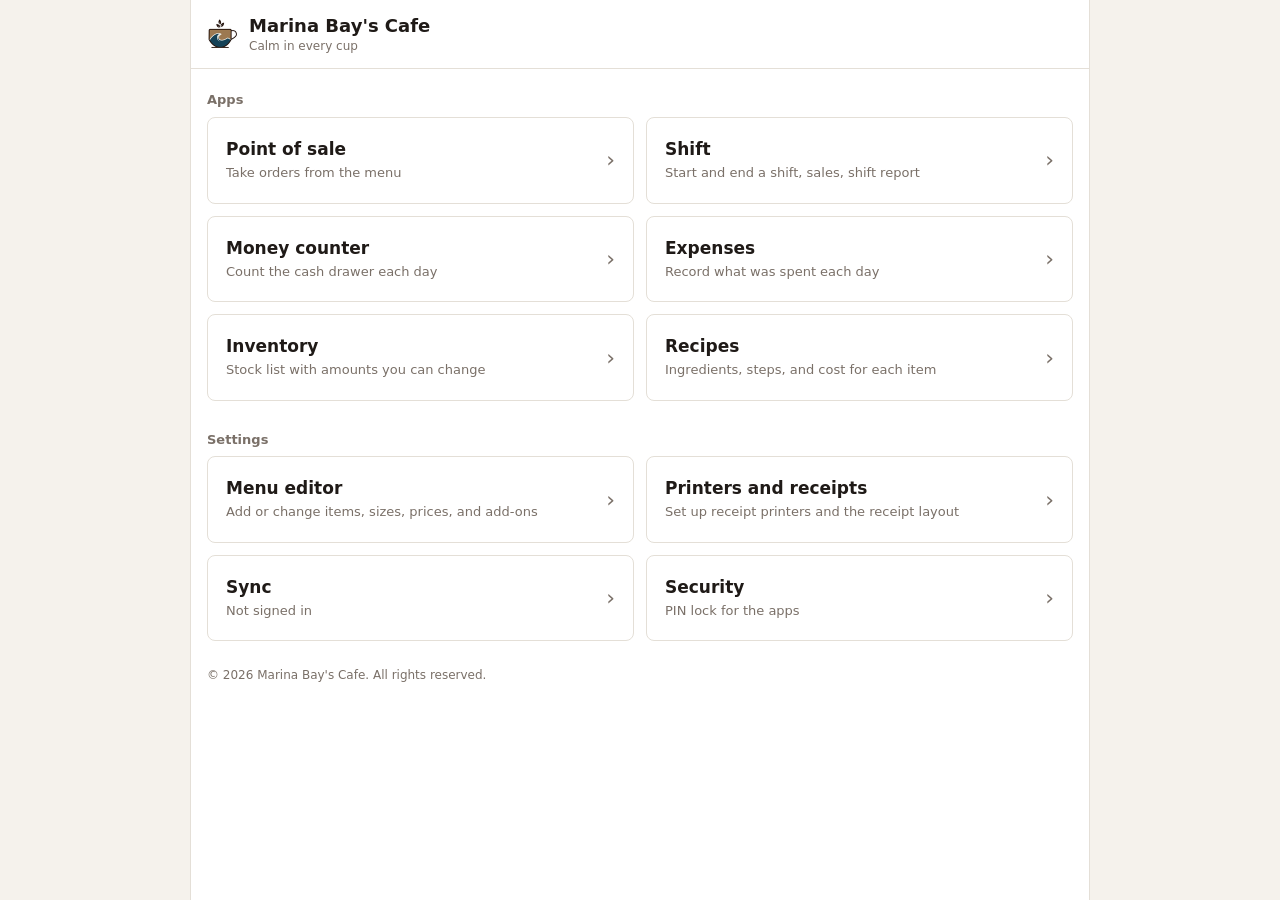
<file: index.html>
<!DOCTYPE html>
<!-- Copyright (c) 2026 Marina Bay's Cafe. All rights reserved. -->
<html lang="en">
<head>
<meta charset="UTF-8">
<meta name="viewport" content="width=device-width, initial-scale=1, viewport-fit=cover">
<script src="security.js"></script>
<script src="firebase-config.js"></script>
<script src="cloud.js" data-uses=""></script>
<meta name="robots" content="noindex, nofollow">
<meta name="author" content="Marina Bay's Cafe">
<meta name="copyright" content="Copyright 2026 Marina Bay's Cafe. All rights reserved.">
<title>Marina Bay's Cafe</title>
<meta name="theme-color" content="#17435a">
<link rel="icon" type="image/png" href="icons/favicon-32.png">
<link rel="apple-touch-icon" href="icons/counter-apple-touch-icon.png">
<style>
  :root { --ink: #1f1a17; --muted: #7a7068; --line: #e4dfd7; --soft: #f5f2ec; --teal: #17435a; }
  * { box-sizing: border-box; -webkit-tap-highlight-color: transparent; }
  html, body { margin: 0; height: 100%; }
  body {
    font-family: system-ui, -apple-system, "Segoe UI", Roboto, "Helvetica Neue", Arial, sans-serif;
    color: var(--ink); background: var(--soft); font-size: 16px; line-height: 1.35;
  }
  .app {
    max-width: 480px; margin: 0 auto; min-height: 100%; background: #fff;
    border-left: 1px solid var(--line); border-right: 1px solid var(--line);
  }
  .top { display: flex; align-items: center; gap: 10px; padding: calc(10px + env(safe-area-inset-top)) 16px 10px; border-bottom: 1px solid var(--line); }
  .top img { width: 32px; height: 32px; }
  .top b { font-size: 16px; font-weight: 650; }
  .top span { display: block; font-size: 12px; color: var(--muted); }
  h1 { font-size: 13px; font-weight: 600; color: var(--muted); margin: 0; padding: 18px 16px 8px; }
  /* To add a new app later, copy one of these links and change the file name and text. */
  .menu a {
    display: flex; align-items: center; justify-content: space-between; gap: 12px;
    padding: 16px; border-top: 1px solid var(--line); color: var(--ink); text-decoration: none;
  }
  .copy { margin: 0; padding: 18px 16px 24px; font-size: 12px; color: var(--muted); }
  .lock { margin-left: auto; border: 1.5px solid var(--teal); background: #fff; color: var(--teal); border-radius: 6px; font: inherit; font-weight: 650; font-size: 14px; padding: 7px 14px; cursor: pointer; }
  .menu a:last-child { border-bottom: 1px solid var(--line); }
  .menu a:active { background: var(--soft); }
  .menu b { display: block; font-weight: 650; font-size: 17px; }
  .menu span { font-size: 13px; color: var(--muted); }
  .menu i { font-style: normal; font-size: 22px; color: var(--muted); }
  :focus-visible { outline: 2px solid var(--teal); outline-offset: -2px; }
</style>
<link rel="stylesheet" href="wide.css">
</head>
<body class="pg-home">
<div class="app">
  <div class="top">
    <img src="icons/logo-64.png" alt="">
    <div><b>Marina Bay's Cafe</b><span>Calm in every cup</span></div>
    <button class="lock" id="lockBtn" hidden>Lock</button>
  </div>

  <h1>Apps</h1>
  <nav class="menu">
    <a href="pos.html">
      <div><b>Point of sale</b><span>Take orders from the menu</span></div><i>&#8250;</i>
    </a>
    <a href="shift.html">
      <div><b>Shift</b><span>Start and end a shift, sales, shift report</span></div><i>&#8250;</i>
    </a>
    <a href="money-counter.html">
      <div><b>Money counter</b><span>Count the cash drawer each day</span></div><i>&#8250;</i>
    </a>
    <a href="expenses.html">
      <div><b>Expenses</b><span>Record what was spent each day</span></div><i>&#8250;</i>
    </a>
    <a href="inventory.html">
      <div><b>Inventory</b><span>Stock list with amounts you can change</span></div><i>&#8250;</i>
    </a>
    <a href="recipes.html">
      <div><b>Recipes</b><span>Ingredients, steps, and cost for each item</span></div><i>&#8250;</i>
    </a>
  </nav>

  <h1>Settings</h1>
  <nav class="menu">
    <a href="menu.html">
      <div><b>Menu editor</b><span>Add or change items, sizes, prices, and add-ons</span></div><i>&#8250;</i>
    </a>
    <a href="printers.html">
      <div><b>Printers and receipts</b><span>Set up receipt printers and the receipt layout</span></div><i>&#8250;</i>
    </a>
    <a href="sync.html">
      <div><b>Sync</b><span id="syncSub">Share data between phones</span></div><i>&#8250;</i>
    </a>
    <a href="security.html">
      <div><b>Security</b><span>PIN lock for the apps</span></div><i>&#8250;</i>
    </a>
  </nav>
  <p class="copy">&copy; 2026 Marina Bay's Cafe. All rights reserved.</p>
</div>
<script>
if (window.MBSecurity && MBSecurity.enabled()) { var lb = document.getElementById('lockBtn'); lb.hidden = false; lb.onclick = function () { MBSecurity.lockNow(); }; }
if (window.MBCloud) {
  var paintSync = function (s) {
    var el = document.getElementById('syncSub'); if (!el) return;
    el.textContent = !s.configured ? 'Not set up' : s.user ? (s.state === 'error' ? 'Problem: ' + s.msg : 'Signed in as ' + s.user) : 'Not signed in';
  };
  MBCloud.onStatus(paintSync); paintSync(MBCloud.status());
}
if ('serviceWorker' in navigator && (location.protocol === 'https:' || location.hostname === 'localhost')) {
  navigator.serviceWorker.register('sw.js').catch(function () {});
}
</script>
</body>
</html>
</file>
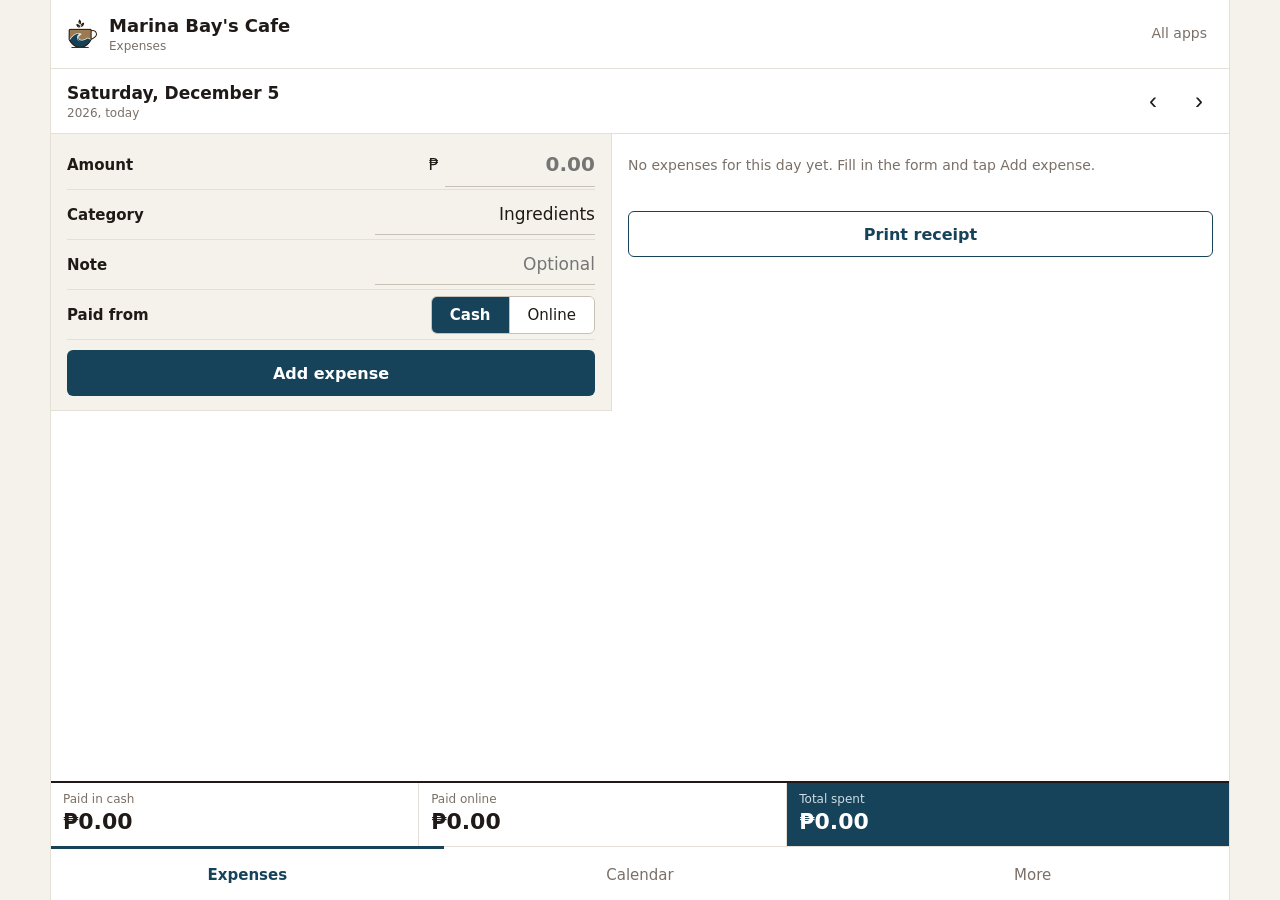
<file: expenses.html>
<!DOCTYPE html>
<!-- Copyright (c) 2026 Marina Bay's Cafe. All rights reserved. -->
<html lang="en">
<head>
<meta charset="UTF-8">
<meta name="viewport" content="width=device-width, initial-scale=1, viewport-fit=cover">
<script src="security.js"></script>
<script src="firebase-config.js"></script>
<script src="cloud.js" data-uses="expenses,counter"></script>
<meta name="robots" content="noindex, nofollow">
<meta name="author" content="Marina Bay's Cafe">
<meta name="copyright" content="Copyright 2026 Marina Bay's Cafe. All rights reserved.">
<title>Marina Bay's Cafe Expenses</title>
<meta name="theme-color" content="#17435a">
<meta name="apple-mobile-web-app-capable" content="yes">
<meta name="mobile-web-app-capable" content="yes">
<meta name="apple-mobile-web-app-title" content="Expenses">
<link rel="manifest" href="manifest-expenses.webmanifest">
<link rel="icon" type="image/png" href="icons/favicon-32.png">
<link rel="apple-touch-icon" href="icons/expenses-apple-touch-icon.png">
<style>
  :root {
    --ink: #1f1a17;
    --muted: #7a7068;
    --line: #e4dfd7;
    --soft: #f5f2ec;
    --teal: #17435a;
    --brown: #9b7952;
    --spend: #7d5f3c;
    --bad: #a4372b;
  }
  * { box-sizing: border-box; -webkit-tap-highlight-color: transparent; }
  html, body { margin: 0; height: 100%; }
  body {
    font-family: system-ui, -apple-system, "Segoe UI", Roboto, "Helvetica Neue", Arial, sans-serif;
    color: var(--ink); background: var(--soft); font-size: 16px; line-height: 1.35;
  }
  .app {
    max-width: 480px; margin: 0 auto; height: 100%;
    display: flex; flex-direction: column; background: #fff;
    border-left: 1px solid var(--line); border-right: 1px solid var(--line);
  }
  .num { font-variant-numeric: tabular-nums; }

  .top {
    display: flex; align-items: center; gap: 10px;
    padding: calc(10px + env(safe-area-inset-top)) 12px 10px 16px;
    border-bottom: 1px solid var(--line);
  }
  .top img { width: 32px; height: 32px; }
  .top b { font-size: 16px; font-weight: 650; }
  .top span.sub { display: block; font-size: 12px; color: var(--muted); }
  .apps { margin-left: auto; display: flex; gap: 2px; }
  .apps a {
    padding: 8px 10px; font-size: 14px; color: var(--muted); text-decoration: none;
    border-bottom: 2px solid transparent;
  }
  .apps a.on { color: var(--ink); font-weight: 650; border-bottom-color: var(--teal); }

  main { flex: 1; overflow-y: auto; -webkit-overflow-scrolling: touch; }
  .view { display: none; }
  .view.on { display: block; }

  .daynav {
    display: flex; align-items: center; justify-content: space-between;
    padding: 10px 8px 10px 16px; border-bottom: 1px solid var(--line);
  }
  .daynav .when { font-size: 17px; font-weight: 650; cursor: pointer; }
  .daynav .when small { display: block; font-size: 12px; font-weight: 400; color: var(--muted); }
  .arrows { display: flex; gap: 2px; }
  .icon-btn { width: 44px; height: 44px; border: none; background: none; color: var(--ink); font-size: 24px; cursor: pointer; border-radius: 6px; }
  .icon-btn:active { background: var(--soft); }

  /* form */
  .form { padding: 6px 16px 14px; background: var(--soft); border-bottom: 1px solid var(--line); }
  .form.editing { background: #eef3f5; }
  .frow { display: flex; align-items: center; justify-content: space-between; gap: 12px; min-height: 50px; border-bottom: 1px solid var(--line); }
  .frow:last-of-type { border-bottom: none; }
  .frow label { font-weight: 650; font-size: 15px; flex: none; }
  .field {
    flex: 1; min-width: 0; max-width: 220px; border: none; border-bottom: 1.5px solid #c9c1b5; background: none;
    font: inherit; font-size: 17px; font-weight: 500; text-align: right; color: var(--ink); padding: 8px 0; border-radius: 0;
    -moz-appearance: textfield; appearance: none;
  }
  select.field { text-align-last: right; background: none; }
  .field:focus { outline: none; border-bottom-color: var(--teal); }
  .field::-webkit-outer-spin-button, .field::-webkit-inner-spin-button { -webkit-appearance: none; margin: 0; }
  .peso-wrap { display: flex; align-items: center; gap: 6px; flex: 1; justify-content: flex-end; }
  .peso-wrap .field { max-width: 150px; font-weight: 650; font-size: 20px; }
  .seg { display: flex; border: 1.5px solid #c9c1b5; border-radius: 6px; overflow: hidden; }
  .seg button { border: none; background: #fff; font: inherit; font-size: 15px; padding: 8px 18px; color: var(--ink); cursor: pointer; }
  .seg button + button { border-left: 1.5px solid #c9c1b5; }
  .seg button.on { background: var(--teal); color: #fff; font-weight: 650; }
  .fbtns { display: flex; align-items: center; gap: 14px; padding-top: 10px; }
  .primary { flex: 1; height: 46px; border: none; border-radius: 6px; background: var(--teal); color: #fff; font: inherit; font-weight: 650; font-size: 16px; cursor: pointer; }
  .primary:active { opacity: .8; }
  .text-btn { border: none; background: none; font: inherit; font-size: 14px; color: var(--muted); text-decoration: underline; cursor: pointer; padding: 8px 2px; }
  .text-btn.danger { color: var(--bad); }

  /* entries */
  .entry {
    display: flex; align-items: center; gap: 12px; width: 100%; text-align: left;
    padding: 12px 16px; border: none; border-bottom: 1px solid var(--line); background: #fff;
    font: inherit; color: var(--ink); cursor: pointer;
  }
  .entry:active { background: var(--soft); }
  .entry .what { flex: 1; min-width: 0; }
  .entry .what b { display: block; font-weight: 650; }
  .entry .what span { display: block; font-size: 13px; color: var(--muted); overflow: hidden; text-overflow: ellipsis; white-space: nowrap; }
  .entry .amt { text-align: right; font-weight: 600; }
  .entry .amt small { display: block; font-size: 11px; color: var(--muted); font-weight: 400; }
  .empty { padding: 22px 16px; color: var(--muted); font-size: 14px; }
  .cashline { margin: 0; padding: 12px 16px; font-size: 13px; color: var(--muted); background: var(--soft); border-top: 1px solid var(--line); }
  .cashline b { color: var(--ink); }
  .cashline a { color: var(--teal); }

  /* totals */
  .totals { display: grid; grid-template-columns: 1fr 1fr 1.2fr; border-top: 2px solid var(--ink); background: #fff; }
  .totals div { padding: 8px 12px 9px; border-right: 1px solid var(--line); }
  .totals div:last-child { border-right: none; background: var(--teal); color: #fff; }
  .totals small { display: block; font-size: 11px; color: var(--muted); }
  .totals div:last-child small { color: #cfdde4; }
  .totals b { font-size: 17px; font-weight: 700; }

  .tabs { display: grid; grid-template-columns: repeat(3, 1fr); border-top: 1px solid var(--line); padding-bottom: env(safe-area-inset-bottom); background: #fff; }
  .tab { border: none; background: none; font: inherit; font-size: 14px; color: var(--muted); padding: 13px 0 12px; cursor: pointer; border-top: 3px solid transparent; margin-top: -1px; }
  .tab.on { color: var(--teal); font-weight: 650; border-top-color: var(--teal); }

  /* calendar */
  .monthbar { display: flex; align-items: center; justify-content: space-between; padding: 8px 8px 8px 16px; }
  .monthbar h2 { margin: 0; font-size: 18px; font-weight: 650; }
  .monthsum { padding: 0 16px 12px; font-size: 14px; color: var(--muted); border-bottom: 1px solid var(--line); }
  .monthsum b { color: var(--ink); }
  .dow, .days { display: grid; grid-template-columns: repeat(7, 1fr); }
  .dow div { text-align: center; font-size: 12px; color: var(--muted); padding: 8px 0 6px; }
  .days { border-top: 1px solid var(--line); border-left: 1px solid var(--line); margin: 0 16px 16px; }
  .cell {
    min-height: 58px; border: none; border-right: 1px solid var(--line); border-bottom: 1px solid var(--line);
    background: #fff; font: inherit; font-size: 14px; color: var(--ink);
    padding: 5px 4px; text-align: left; cursor: pointer; display: flex; flex-direction: column; gap: 2px;
  }
  .cell.blank { background: var(--soft); cursor: default; }
  .cell small { font-size: 10px; color: var(--spend); font-weight: 650; word-break: break-all; line-height: 1.15; }
  .cell.today .d { display: inline-block; width: 22px; height: 22px; line-height: 22px; text-align: center; border-radius: 50%; background: var(--ink); color: #fff; font-size: 13px; }
  .cell.sel { background: #e9f0f3; }
  .bd-title { padding: 4px 16px 6px; font-weight: 650; font-size: 15px; }
  .bd { display: flex; justify-content: space-between; padding: 9px 16px; border-top: 1px solid var(--line); font-size: 15px; }
  .bd span:first-child small { color: var(--muted); }
  .hint { padding: 12px 16px 16px; font-size: 13px; color: var(--muted); }

  /* more */
  .item { display: block; width: 100%; text-align: left; padding: 14px 16px; border: none; border-bottom: 1px solid var(--line); background: #fff; font: inherit; cursor: pointer; color: var(--ink); }
  .item b { display: block; font-weight: 650; }
  .item span { font-size: 13px; color: var(--muted); }
  .item:active { background: var(--soft); }
  .sect { padding: 16px 16px 6px; font-weight: 650; }
  .catrow { display: flex; align-items: center; justify-content: space-between; padding: 4px 8px 4px 16px; border-top: 1px solid var(--line); min-height: 46px; }
  .catrow .x { width: 44px; height: 44px; border: none; background: none; color: var(--muted); font-size: 20px; cursor: pointer; }
  .addcat { display: flex; gap: 8px; padding: 10px 16px 14px; border-top: 1px solid var(--line); }
  .addcat input { flex: 1; min-width: 0; height: 42px; border: 1.5px solid #c9c1b5; border-radius: 6px; padding: 0 10px; font: inherit; background: #fff; color: var(--ink); }
  .addcat input:focus { outline: none; border-color: var(--teal); }
  .addcat button { height: 42px; padding: 0 16px; border: none; border-radius: 6px; background: var(--teal); color: #fff; font: inherit; font-weight: 650; cursor: pointer; }
  .note { padding: 14px 16px; font-size: 13px; color: var(--muted); }

  .toast { position: fixed; left: 50%; bottom: 130px; transform: translateX(-50%); background: var(--ink); color: #fff; padding: 8px 14px; border-radius: 6px; font-size: 13px; opacity: 0; pointer-events: none; transition: opacity .2s; }
  .toast.on { opacity: 1; }
  :focus-visible { outline: 2px solid var(--brown); outline-offset: 1px; }
  @media (prefers-reduced-motion: reduce) { .toast { transition: none; } }
</style>
<link rel="stylesheet" href="wide.css">
</head>
<body class="pg-expenses">
<div class="app">
  <div class="top">
    <a href="index.html" aria-label="Home" style="display:flex"><img src="icons/logo-64.png" alt=""></a>
    <div><b>Marina Bay's Cafe</b><span class="sub">Expenses</span></div>
    <nav class="apps" aria-label="Apps"><a href="index.html">All apps</a></nav>
  </div>

  <main id="main">
    <!-- DAY -->
    <section class="view on" id="v-day">
      <div class="daynav">
        <div class="when" id="when"></div>
        <div class="arrows">
          <button class="icon-btn" id="prevDay" aria-label="Previous day">&#8249;</button>
          <button class="icon-btn" id="nextDay" aria-label="Next day">&#8250;</button>
        </div>
      </div>

      <div class="form" id="form">
        <div class="frow">
          <label for="amt">Amount</label>
          <div class="peso-wrap"><span>₱</span><input class="field num" id="amt" type="number" inputmode="decimal" min="0" step="0.01" placeholder="0.00"></div>
        </div>
        <div class="frow">
          <label for="cat">Category</label>
          <select class="field" id="cat"></select>
        </div>
        <div class="frow">
          <label for="note">Note</label>
          <input class="field" id="note" type="text" maxlength="80" placeholder="Optional" autocomplete="off">
        </div>
        <div class="frow">
          <label>Paid from</label>
          <div class="seg" id="src"><button type="button" data-s="cash" class="on">Cash</button><button type="button" data-s="online">Online</button></div>
        </div>
        <div class="fbtns">
          <button class="primary" id="save">Add expense</button>
          <button class="text-btn" id="cancel" hidden>Cancel</button>
          <button class="text-btn danger" id="del" hidden>Delete</button>
        </div>
      </div>

      <div id="list"></div>
      <p class="cashline" id="cashline" hidden></p>
      <button class="mb-print" id="printBtn">Print receipt</button>
      <div style="height:16px"></div>
    </section>

    <!-- CALENDAR -->
    <section class="view" id="v-cal">
      <div class="monthbar">
        <h2 id="monthTitle"></h2>
        <div class="arrows">
          <button class="icon-btn" id="prevM" aria-label="Previous month">&#8249;</button>
          <button class="icon-btn" id="nextM" aria-label="Next month">&#8250;</button>
        </div>
      </div>
      <div class="monthsum" id="monthSum"></div>
      <div class="dow"><div>Sun</div><div>Mon</div><div>Tue</div><div>Wed</div><div>Thu</div><div>Fri</div><div>Sat</div></div>
      <div class="days" id="days"></div>
      <div id="breakdown"></div>
      <div class="hint">Tap a day to open it. The amount on each day is what was spent.</div>
    </section>

    <!-- MORE -->
    <section class="view" id="v-more">
      <div class="sect">Categories</div>
      <div id="cats"></div>
      <div class="addcat">
        <input id="newCat" type="text" maxlength="30" placeholder="New category" autocomplete="off">
        <button id="addCat">Add</button>
      </div>
      <div class="sect">Data</div>
      <button class="item" id="exportCsv"><b>Export to spreadsheet (CSV)</b><span>One row per expense</span></button>
      <button class="item" id="backup"><b>Save a backup</b><span>Downloads a file with all expenses and categories</span></button>
      <button class="item" id="restore"><b>Restore from a backup</b><span>Load a backup file saved earlier</span></button>
      <input type="file" id="file" accept=".json,application/json" hidden>
      <div id="printerBox"></div>
      <p class="note">Removing a category does not change past expenses. Records are saved on this phone only, so save a backup once in a while.</p>
    </section>
  </main>

  <div class="totals" id="totals">
    <div><small>Paid in cash</small><b class="num" id="cashTotal">₱0.00</b></div>
    <div><small>Paid online</small><b class="num" id="onlineTotal">₱0.00</b></div>
    <div><small>Total spent</small><b class="num" id="grandTotal">₱0.00</b></div>
  </div>

  <nav class="tabs">
    <button class="tab on" data-v="day">Expenses</button>
    <button class="tab" data-v="cal">Calendar</button>
    <button class="tab" data-v="more">More</button>
  </nav>
</div>
<div class="toast" id="toast"></div>

<script src="receipt-logo.js"></script>
<script src="printer.js"></script>
<script>
(function () {
  var KEY = 'marinabays_expenses_v1';
  var COUNTER_KEY = 'marinabays_money_v1';
  var TZ = 'Asia/Manila';
  var MONTHS = ['January','February','March','April','May','June','July','August','September','October','November','December'];
  var DEFAULT_CATS = ['Ingredients', 'Supplies', 'Utilities', 'Salary', 'Rent', 'Transport', 'Repairs', 'Other'];
  var $ = function (id) { return document.getElementById(id); };

  function peso(n) { return '₱' + Number(n).toLocaleString('en-PH', { minimumFractionDigits: 2, maximumFractionDigits: 2 }); }
  function pesoShort(n) { return '₱' + Number(n).toLocaleString('en-PH', { maximumFractionDigits: 0 }); }
  function pad(n) { return (n < 10 ? '0' : '') + n; }
  function esc(s) { return String(s).replace(/[&<>"]/g, function (c) { return { '&': '&amp;', '<': '&lt;', '>': '&gt;', '"': '&quot;' }[c]; }); }
  function todayPH() { return new Intl.DateTimeFormat('en-CA', { timeZone: TZ, year: 'numeric', month: '2-digit', day: '2-digit' }).format(new Date()); }
  function toUTC(k) { var p = k.split('-'); return new Date(Date.UTC(+p[0], +p[1] - 1, +p[2])); }
  function fromUTC(d) { return d.getUTCFullYear() + '-' + pad(d.getUTCMonth() + 1) + '-' + pad(d.getUTCDate()); }
  function shiftDay(k, n) { var d = toUTC(k); d.setUTCDate(d.getUTCDate() + n); return fromUTC(d); }

  var store = { days: {}, cats: DEFAULT_CATS.slice(), lastCat: '', lastSrc: 'cash' };
  try {
    var saved = JSON.parse(localStorage.getItem(KEY));
    if (saved && saved.days) { store = saved; if (!store.cats || !store.cats.length) store.cats = DEFAULT_CATS.slice(); }
  } catch (e) {}
  function save() { try { localStorage.setItem(KEY, JSON.stringify(store)); } catch (e) { toast('Could not save. Storage may be full.'); } }
  function dayList(k) { return store.days[k] || []; }
  function sumOf(list, src) { var t = 0; list.forEach(function (x) { if (!src || x.src === src) t += x.amt; }); return t; }

  var toastTimer;
  function toast(msg) { var t = $('toast'); t.textContent = msg; t.classList.add('on'); clearTimeout(toastTimer); toastTimer = setTimeout(function () { t.classList.remove('on'); }, 1800); }

  var today = todayPH(), selected = today;
  var viewY = +today.slice(0, 4), viewM = +today.slice(5, 7) - 1;
  var editingId = null, src = store.lastSrc || 'cash';

  /* ---------- form ---------- */
  function fillCats(sel) {
    var html = '';
    store.cats.forEach(function (c) { html += '<option value="' + esc(c) + '">' + esc(c) + '</option>'; });
    if (sel && store.cats.indexOf(sel) === -1) html += '<option value="' + esc(sel) + '">' + esc(sel) + '</option>';
    html += '<option value="__new">+ New category</option>';
    $('cat').innerHTML = html;
    $('cat').value = sel || store.lastCat || store.cats[0];
    if ($('cat').value !== (sel || store.lastCat || store.cats[0])) $('cat').value = store.cats[0];
  }
  function setSrc(s) {
    src = s;
    document.querySelectorAll('#src button').forEach(function (b) { b.classList.toggle('on', b.getAttribute('data-s') === s); });
  }
  $('src').addEventListener('click', function (e) { var b = e.target.closest('button'); if (b) setSrc(b.getAttribute('data-s')); });
  $('cat').addEventListener('change', function () {
    if ($('cat').value === '__new') {
      var name = (prompt('New category name') || '').trim();
      if (name) { if (store.cats.indexOf(name) === -1) store.cats.push(name); store.lastCat = name; save(); }
      fillCats(name || store.lastCat);
    }
  });

  function resetForm() {
    editingId = null;
    $('amt').value = ''; $('note').value = '';
    fillCats(store.lastCat); setSrc(store.lastSrc || 'cash');
    $('save').textContent = 'Add expense';
    $('cancel').hidden = true; $('del').hidden = true;
    $('form').classList.remove('editing');
  }
  function startEdit(id) {
    var x = dayList(selected).filter(function (e) { return e.id === id; })[0]; if (!x) return;
    editingId = id;
    $('amt').value = x.amt; $('note').value = x.note || '';
    fillCats(x.cat); setSrc(x.src);
    $('save').textContent = 'Save changes';
    $('cancel').hidden = false; $('del').hidden = false;
    $('form').classList.add('editing');
    $('main').scrollTop = 0; $('amt').focus();
  }
  $('save').onclick = function () {
    var amt = Math.round((+$('amt').value) * 100) / 100;
    if (!(amt > 0)) { toast('Enter an amount'); $('amt').focus(); return; }
    var cat = $('cat').value === '__new' ? store.cats[0] : $('cat').value;
    var prev = editingId ? dayList(selected).filter(function (x) { return x.id === editingId; })[0] : null;
    var entry = { id: editingId || (Date.now().toString(36) + Math.random().toString(36).slice(2, 6)), amt: amt, cat: cat, note: $('note').value.trim(), src: src, t: (prev && prev.t) || Date.now() };
    var list = store.days[selected] || (store.days[selected] = []);
    if (editingId) {
      for (var i = 0; i < list.length; i++) if (list[i].id === editingId) list[i] = entry;
    } else { list.push(entry); }
    store.lastCat = cat; store.lastSrc = src;
    save(); resetForm(); paintDay();
    toast(editingId === null ? 'Expense added' : 'Saved');
    if (!editingId) $('amt').focus();
  };
  $('cancel').onclick = resetForm;
  $('del').onclick = function () {
    if (!confirm('Delete this expense?')) return;
    store.days[selected] = dayList(selected).filter(function (e) { return e.id !== editingId; });
    if (!store.days[selected].length) delete store.days[selected];
    save(); resetForm(); paintDay(); toast('Deleted');
  };
  ['amt', 'note'].forEach(function (id) {
    $(id).addEventListener('keydown', function (e) { if (e.key === 'Enter') $('save').click(); });
  });

  /* ---------- day ---------- */
  function counted(k) {
    try {
      var s = JSON.parse(localStorage.getItem(COUNTER_KEY)) || {}, r = s[k], t = 0;
      if (!r) return 0;
      Object.keys(r.counts || {}).forEach(function (d) { t += (+d) * (r.counts[d] || 0); });
      return t;
    } catch (e) { return 0; }
  }
  function paintDay() {
    var list = dayList(selected), dt = toUTC(selected);
    $('when').innerHTML = dt.toLocaleDateString('en-PH', { timeZone: 'UTC', weekday: 'long', month: 'long', day: 'numeric' }) +
      '<small>' + dt.getUTCFullYear() + (selected === today ? ', today' : '') + '</small>';
    var html = '';
    list.slice().reverse().forEach(function (x) {
      html += '<button class="entry" data-id="' + x.id + '"><div class="what"><b>' + esc(x.cat) + '</b>' +
        (x.note ? '<span>' + esc(x.note) + '</span>' : '') + '</div>' +
        '<div class="amt num">' + peso(x.amt) + '<small>' + (x.src === 'online' ? 'Online' : 'Cash') + '</small></div></button>';
    });
    $('list').innerHTML = html || '<div class="empty">No expenses for this day yet. Fill in the form and tap Add expense.</div>';
    var cash = sumOf(list, 'cash'), online = sumOf(list, 'online');
    $('cashTotal').textContent = peso(cash);
    $('onlineTotal').textContent = peso(online);
    $('grandTotal').textContent = peso(cash + online);
    var c = counted(selected), cl = $('cashline');
    if (c > 0) {
      cl.hidden = false;
      cl.innerHTML = 'Cash counted this day <b class="num">' + peso(c) + '</b>. After cash expenses <b class="num">' + peso(c - cash) +
        '</b>. <a href="money-counter.html">Open counter</a>';
    } else { cl.hidden = true; }
  }
  $('list').addEventListener('click', function (e) { var b = e.target.closest('button[data-id]'); if (b) startEdit(b.getAttribute('data-id')); });
  function goDay(k) { selected = k; resetForm(); paintDay(); }
  $('prevDay').onclick = function () { goDay(shiftDay(selected, -1)); };
  $('nextDay').onclick = function () { goDay(shiftDay(selected, 1)); };
  $('when').onclick = function () { if (selected !== today) goDay(today); };

  /* ---------- calendar ---------- */
  function paintCal() {
    $('monthTitle').textContent = MONTHS[viewM] + ' ' + viewY;
    var first = new Date(Date.UTC(viewY, viewM, 1)).getUTCDay();
    var count = new Date(Date.UTC(viewY, viewM + 1, 0)).getUTCDate();
    var html = '', sum = 0, days = 0, byCat = {};
    for (var i = 0; i < first; i++) html += '<div class="cell blank"></div>';
    for (var d = 1; d <= count; d++) {
      var key = viewY + '-' + pad(viewM + 1) + '-' + pad(d), list = dayList(key), tot = sumOf(list);
      if (tot > 0) { sum += tot; days++; list.forEach(function (x) { byCat[x.cat] = (byCat[x.cat] || 0) + x.amt; }); }
      html += '<button class="cell' + (key === today ? ' today' : '') + (key === selected ? ' sel' : '') + '" data-k="' + key + '">' +
        '<span class="d num">' + d + '</span>' + (tot > 0 ? '<small class="num">' + pesoShort(tot) + '</small>' : '') + '</button>';
    }
    var tail = (7 - ((first + count) % 7)) % 7;
    for (var j = 0; j < tail; j++) html += '<div class="cell blank"></div>';
    $('days').innerHTML = html;
    $('monthSum').innerHTML = days ? 'Month spent <b class="num">' + peso(sum) + '</b> over ' + days + (days === 1 ? ' day' : ' days') : 'No expenses this month';
    var cats = Object.keys(byCat).sort(function (a, b) { return byCat[b] - byCat[a]; }), bd = '';
    if (cats.length) {
      bd = '<div class="bd-title">By category</div>';
      cats.forEach(function (c) {
        bd += '<div class="bd"><span>' + esc(c) + ' <small class="num">' + Math.round(byCat[c] / sum * 100) + '%</small></span><span class="num">' + peso(byCat[c]) + '</span></div>';
      });
    }
    $('breakdown').innerHTML = bd;
  }
  $('days').addEventListener('click', function (e) { var b = e.target.closest('button[data-k]'); if (b) { goDay(b.getAttribute('data-k')); show('day'); } });
  $('prevM').onclick = function () { viewM--; if (viewM < 0) { viewM = 11; viewY--; } paintCal(); };
  $('nextM').onclick = function () { viewM++; if (viewM > 11) { viewM = 0; viewY++; } paintCal(); };

  /* ---------- more ---------- */
  function paintCats() {
    var html = '';
    store.cats.forEach(function (c, i) {
      html += '<div class="catrow"><span>' + esc(c) + '</span><button class="x" data-i="' + i + '" aria-label="Remove ' + esc(c) + '">&times;</button></div>';
    });
    $('cats').innerHTML = html;
  }
  $('cats').addEventListener('click', function (e) {
    var b = e.target.closest('button[data-i]'); if (!b) return;
    if (store.cats.length <= 1) { toast('Keep at least one category'); return; }
    var name = store.cats[+b.getAttribute('data-i')];
    if (confirm('Remove "' + name + '"? Past expenses keep this name.')) {
      store.cats.splice(+b.getAttribute('data-i'), 1);
      if (store.lastCat === name) store.lastCat = '';
      save(); paintCats(); fillCats(store.lastCat);
    }
  });
  function addCat() {
    var name = $('newCat').value.trim(); if (!name) return;
    if (store.cats.indexOf(name) !== -1) { toast('Already in the list'); return; }
    store.cats.push(name); $('newCat').value = ''; save(); paintCats(); fillCats(store.lastCat); toast('Category added');
  }
  $('addCat').onclick = addCat;
  $('newCat').addEventListener('keydown', function (e) { if (e.key === 'Enter') addCat(); });

  function download(name, text, type) {
    var a = document.createElement('a');
    a.href = URL.createObjectURL(new Blob([text], { type: type }));
    a.download = name; document.body.appendChild(a); a.click();
    setTimeout(function () { URL.revokeObjectURL(a.href); a.remove(); }, 500);
  }
  $('backup').onclick = function () { download('marina-bays-expenses-backup-' + todayPH() + '.json', JSON.stringify(store), 'application/json'); toast('Backup saved'); };
  $('exportCsv').onclick = function () {
    function q(s) { return '"' + String(s).replace(/"/g, '""') + '"'; }
    var lines = ['Date,Category,Note,Paid from,Amount'];
    Object.keys(store.days).sort().forEach(function (k) {
      store.days[k].forEach(function (x) { lines.push([k, q(x.cat), q(x.note || ''), x.src === 'online' ? 'Online' : 'Cash', x.amt].join(',')); });
    });
    download('marina-bays-expenses.csv', lines.join('\n'), 'text/csv'); toast('CSV saved');
  };
  $('restore').onclick = function () { $('file').click(); };
  $('file').onchange = function (e) {
    var f = e.target.files[0]; if (!f) return;
    var rd = new FileReader();
    rd.onload = function () {
      try {
        var data = JSON.parse(rd.result);
        if (!data || typeof data.days !== 'object') throw 0;
        var n = Object.keys(data.days).length;
        if (confirm('Load ' + n + ' days from this backup? Days with the same date will be replaced.')) {
          Object.keys(data.days).forEach(function (k) { if (/^\d{4}-\d{2}-\d{2}$/.test(k) && Array.isArray(data.days[k])) store.days[k] = data.days[k]; });
          (data.cats || []).forEach(function (c) { if (store.cats.indexOf(c) === -1) store.cats.push(c); });
          save(); paintCats(); fillCats(store.lastCat); paintDay(); toast('Backup loaded');
        }
      } catch (err) { alert('That file is not a valid backup.'); }
      $('file').value = '';
    };
    rd.readAsText(f);
  };

  /* ---------- tabs ---------- */
  function show(v) {
    document.querySelectorAll('.view').forEach(function (s) { s.classList.toggle('on', s.id === 'v-' + v); });
    document.querySelectorAll('.tab').forEach(function (t) { t.classList.toggle('on', t.getAttribute('data-v') === v); });
    $('totals').style.display = v === 'day' ? '' : 'none';
    if (v === 'cal') { viewY = +selected.slice(0, 4); viewM = +selected.slice(5, 7) - 1; paintCal(); }
    if (v === 'more') paintCats();
    $('main').scrollTop = 0;
  }
  document.querySelectorAll('.tab').forEach(function (t) { t.onclick = function () { show(t.getAttribute('data-v')); }; });

  /* ---------- receipt ---------- */
  function num(n) { return Number(n).toLocaleString('en-PH', { minimumFractionDigits: 2, maximumFractionDigits: 2 }); }
  function receipt(p) {
    var list = dayList(selected), cash = sumOf(list, 'cash'), online = sumOf(list, 'online');
    p.header('Daily expenses', toUTC(selected).toLocaleDateString('en-PH', { timeZone: 'UTC', weekday: 'short', year: 'numeric', month: 'short', day: 'numeric' }));
    if (!list.length) p.center('No expenses');
    list.forEach(function (x) {
      p.row(x.cat, num(x.amt));
      p.text('  ' + (x.src === 'online' ? 'Online' : 'Cash') + (x.note ? ' - ' + x.note : ''), { indent: '  ' });
    });
    p.rule();
    p.row('Paid in cash', num(cash));
    p.row('Paid online', num(online));
    p.row('TOTAL SPENT', num(cash + online), { b: true });
    p.footer();
  }
  var pb = $('printBtn');
  pb.onclick = async function () {
    var old = pb.textContent; pb.disabled = true; pb.textContent = 'Printing...';
    try {
      var m = await MBPrinter.print('expense', receipt);
      if (m) toast(m);
    } finally { pb.disabled = false; pb.textContent = old; }
  };
  MBPrinter.mount($('printerBox'));

  // refresh the cash line when coming back from the counter
  window.addEventListener('pageshow', function () { paintDay(); });
  window.addEventListener('focus', function () { paintDay(); });

  resetForm();
  paintDay();

  if ('serviceWorker' in navigator && (location.protocol === 'https:' || location.hostname === 'localhost')) {
    navigator.serviceWorker.register('sw.js').catch(function () {});
  }
})();
</script>
</body>
</html>
</file>
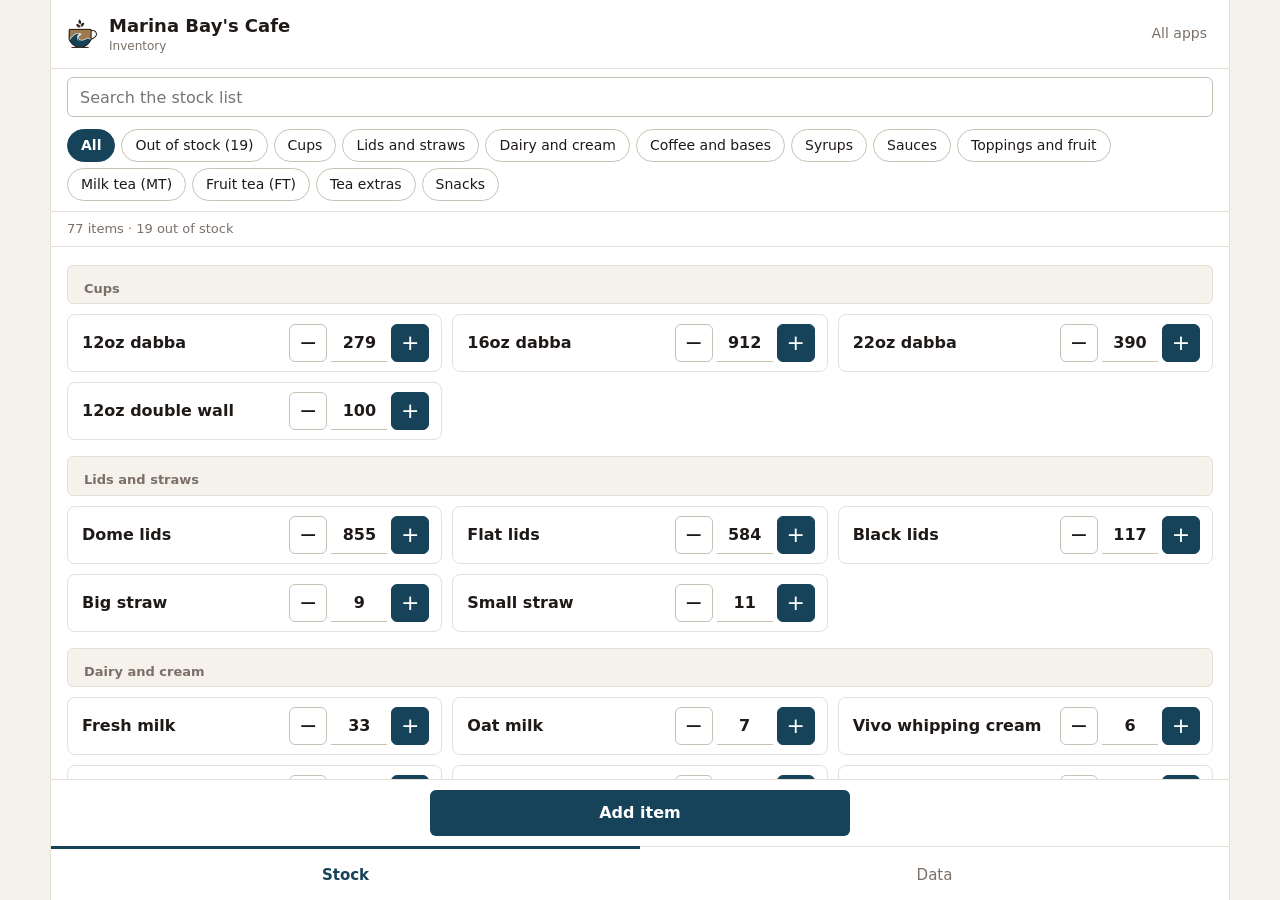
<file: inventory.html>
<!DOCTYPE html>
<!-- Copyright (c) 2026 Marina Bay's Cafe. All rights reserved. -->
<html lang="en">
<head>
<meta charset="UTF-8">
<meta name="viewport" content="width=device-width, initial-scale=1, viewport-fit=cover">
<script src="security.js"></script>
<script src="firebase-config.js"></script>
<script src="cloud.js" data-uses="inventory"></script>
<meta name="robots" content="noindex, nofollow">
<meta name="author" content="Marina Bay's Cafe">
<meta name="copyright" content="Copyright 2026 Marina Bay's Cafe. All rights reserved.">
<title>Inventory | Marina Bay's Cafe</title>
<meta name="theme-color" content="#17435a">
<link rel="icon" type="image/png" href="icons/favicon-32.png">
<link rel="apple-touch-icon" href="icons/counter-apple-touch-icon.png">
<link rel="stylesheet" href="app.css">
<style>
  .tabs { grid-template-columns: repeat(2, 1fr); }
  .grp { padding: 14px 16px 6px; font-size: 13px; font-weight: 650; color: var(--muted); background: var(--soft); border-top: 1px solid var(--line); border-bottom: 1px solid var(--line); }
  .irow { display: flex; align-items: center; gap: 10px; padding: 8px 12px 8px 16px; border-bottom: 1px solid var(--line); min-height: 58px; }
  .irow .what { flex: 1; min-width: 0; background: none; border: none; text-align: left; font: inherit; color: var(--ink); padding: 4px 0; cursor: pointer; }
  .irow .what b { display: block; font-weight: 600; line-height: 1.25; }
  .irow .what span { display: block; font-size: 12px; color: var(--muted); }
  .irow.out .what b { color: var(--bad); }
  .step { display: flex; align-items: center; gap: 4px; flex: none; }
  .step button { width: 38px; height: 38px; border-radius: 6px; font: inherit; font-size: 22px; line-height: 1; cursor: pointer; border: 1.5px solid #c9c1b5; background: #fff; color: var(--ink); }
  .step button.plus { background: var(--teal); border-color: var(--teal); color: #fff; }
  .step button:disabled { opacity: .35; }
  .step input { width: 56px; height: 38px; text-align: center; font: inherit; font-weight: 650; border: none; border-bottom: 1.5px solid #c9c1b5; background: none; color: var(--ink); border-radius: 0; -moz-appearance: textfield; }
  .step input::-webkit-outer-spin-button, .step input::-webkit-inner-spin-button { -webkit-appearance: none; margin: 0; }
  .step input:focus { outline: none; border-bottom-color: var(--teal); }
  .summary { padding: 8px 16px; font-size: 13px; color: var(--muted); border-bottom: 1px solid var(--line); }
  .addbar { border-top: 1px solid var(--line); padding: 10px 16px; background: #fff; }
  .addbar .add-btn { margin: 0; width: 100%; }
</style>
<link rel="stylesheet" href="wide.css">
</head>
<body class="pg-inventory">
<div class="app">
  <div class="top">
    <a href="index.html" aria-label="Home" style="display:flex"><img src="icons/logo-64.png" alt=""></a>
    <div><b>Marina Bay's Cafe</b><span class="sub">Inventory</span></div>
    <nav class="apps" aria-label="Apps"><a href="index.html">All apps</a></nav>
  </div>

  <!-- STOCK -->
  <div id="stockTop">
    <div class="searchbar"><input id="q" type="search" placeholder="Search the stock list" autocomplete="off"></div>
    <div class="chips" id="chips"></div>
    <div class="summary" id="summary"></div>
  </div>

  <main id="main">
    <section class="view on" id="v-stock"><div id="list"></div></section>

    <!-- ITEM EDIT -->
    <section class="view" id="v-item">
      <div class="editbar"><button class="icon-btn" id="back" aria-label="Back">&#8249;</button><b id="itemTitle">Item</b></div>
      <div class="frow"><label for="iName">Name</label><input class="field" id="iName" type="text" maxlength="60" autocomplete="off"></div>
      <div class="frow"><label for="iGroup">Group</label><input class="field" id="iGroup" type="text" list="groups" maxlength="30" placeholder="Cups, Syrups..." autocomplete="off"><datalist id="groups"></datalist></div>
      <div class="frow"><label for="iQty">Amount</label><input class="field num" id="iQty" type="number" inputmode="numeric" min="0" step="1" placeholder="Not counted"></div>
      <div class="frow"><label for="iUnit">Unit</label><input class="field" id="iUnit" type="text" maxlength="15" placeholder="Optional, like pcs or bottles" autocomplete="off"></div>
      <div class="block"><label for="iNote">Note</label><textarea class="field" id="iNote" rows="2" maxlength="200"></textarea></div>
      <p class="help" id="iUpdated"></p>
      <div class="actions"><button class="primary" id="saveItem">Save</button><button class="text-btn danger" id="delItem">Delete</button></div>
    </section>

    <!-- DATA -->
    <section class="view" id="v-data">
      <div class="prow" style="cursor:default"><div class="what"><b id="stat"></b><span class="s">The starting list comes from inventory-default.js. Changes made here are saved on this device.</span></div></div>
      <button class="prow" id="backup"><div class="what"><b>Save a backup</b><span class="s">Downloads the whole stock list as a file</span></div><i>&#8250;</i></button>
      <button class="prow" id="restore"><div class="what"><b>Restore from a backup</b><span class="s">Replaces the list with a saved backup file</span></div><i>&#8250;</i></button>
      <input type="file" id="file" accept=".json,application/json" hidden>
      <button class="prow" id="csv"><div class="what"><b>Export to spreadsheet (CSV)</b><span class="s">One row per item</span></div><i>&#8250;</i></button>
      <button class="prow" id="reset"><div class="what"><b style="color:var(--bad)">Reset to the starting list</b><span class="s">Goes back to the October 14, 2026 count</span></div><i>&#8250;</i></button>
    </section>
  </main>

  <div class="addbar" id="addbar"><button class="add-btn" id="addItem">Add item</button></div>
  <nav class="tabs">
    <button class="tab on" data-v="stock">Stock</button>
    <button class="tab" data-v="data">Data</button>
  </nav>
</div>
<div class="toast" id="toast"></div>

<script src="inventory-default.js"></script>
<script src="app-data.js"></script>
<script>
(function () {
  var D = window.MBData, esc = D.esc, $ = function (id) { return document.getElementById(id); };
  var V = D.getInventory();
  function persist(msg) { if (!D.saveInventory()) D.toast('Could not save. Storage may be full.'); else if (msg) D.toast(msg); }

  var filter = 'all';
  function groupsList() {
    var seen = [];
    V.items.forEach(function (i) { var g = i.group || 'Other'; if (seen.indexOf(g) === -1) seen.push(g); });
    return seen;
  }
  function outCount() { return V.items.filter(function (i) { return i.qty === 0; }).length; }

  /* ---------- stock list ---------- */
  function paintChips() {
    var gs = groupsList();
    if (filter !== 'all' && filter !== 'out' && gs.indexOf(filter) === -1) filter = 'all';
    var h = '<button class="chip' + (filter === 'all' ? ' on' : '') + '" data-f="all">All</button>' +
      '<button class="chip' + (filter === 'out' ? ' on' : '') + '" data-f="out">Out of stock (' + outCount() + ')</button>';
    gs.forEach(function (g) { h += '<button class="chip' + (filter === g ? ' on' : '') + '" data-f="' + esc(g) + '">' + esc(g) + '</button>'; });
    $('chips').innerHTML = h;
  }
  $('chips').addEventListener('click', function (e) {
    var b = e.target.closest('button[data-f]'); if (!b) return;
    filter = b.getAttribute('data-f'); paintAll();
    if (b.scrollIntoView) b.scrollIntoView({ inline: 'center', block: 'nearest' });
  });
  $('q').addEventListener('input', paintList);

  function whatHtml(it) {
    var sub = [];
    if (it.qty === 0) sub.push('Out of stock'); else if (it.qty === null || it.qty === undefined) sub.push('Not counted');
    if (it.unit) sub.push(it.unit);
    if (it.note) sub.push(it.note);
    return '<b>' + esc(it.name) + '</b>' + (sub.length ? '<span>' + esc(sub.join(' · ')) + '</span>' : '');
  }
  function rowHtml(it) {
    var out = it.qty === 0;
    return '<div class="irow' + (out ? ' out' : '') + '" data-id="' + esc(it.id) + '"><button class="what" data-edit="' + esc(it.id) + '">' + whatHtml(it) + '</button>' +
      '<div class="step"><button data-m="' + esc(it.id) + '" aria-label="One less"' + (!it.qty ? ' disabled' : '') + '>&minus;</button>' +
      '<input class="num" type="number" inputmode="numeric" min="0" step="1" data-q="' + esc(it.id) + '" value="' + (it.qty === null || it.qty === undefined ? '' : it.qty) + '" placeholder="-" aria-label="Amount of ' + esc(it.name) + '">' +
      '<button class="plus" data-p="' + esc(it.id) + '" aria-label="One more">+</button></div></div>';
  }
  function paintList() {
    var q = $('q').value.trim().toLowerCase(), h = '', lastG = null, n = 0;
    V.items.forEach(function (it) {
      var g = it.group || 'Other';
      if (filter === 'out' && it.qty !== 0) return;
      if (filter !== 'all' && filter !== 'out' && g !== filter) return;
      if (q && (it.name + ' ' + g).toLowerCase().indexOf(q) === -1) return;
      if (filter === 'all' || filter === 'out' || q) { /* headings only when mixed groups are shown */ }
      if (g !== lastG) { lastG = g; h += '<div class="grp">' + esc(g) + '</div>'; }
      h += rowHtml(it); n++;
    });
    $('list').innerHTML = h || '<div class="empty">' + (V.items.length ? 'Nothing matches.' : 'The list is empty. Tap Add item to start.') + '</div>';
    $('summary').textContent = V.items.length + ' items · ' + outCount() + ' out of stock' + (n !== V.items.length ? ' · showing ' + n : '');
  }
  function paintAll() { paintChips(); paintList(); }

  function find(id) { return V.items.filter(function (i) { return i.id === id; })[0]; }
  function setQty(id, qty) {
    var it = find(id); if (!it) return;
    it.qty = qty; it.updated = D.todayPH(); persist();
  }
  $('list').addEventListener('click', function (e) {
    var p = e.target.closest('button[data-p]'), m = e.target.closest('button[data-m]'), ed = e.target.closest('button[data-edit]');
    if (p) { var it = find(p.getAttribute('data-p')); setQty(it.id, (it.qty || 0) + 1); paintAll(); }
    else if (m) { var it2 = find(m.getAttribute('data-m')); setQty(it2.id, Math.max(0, (it2.qty || 0) - 1)); paintAll(); }
    else if (ed) openItem(ed.getAttribute('data-edit'));
  });
  $('list').addEventListener('change', function (e) {
    var i = e.target.closest('input[data-q]'); if (!i) return;
    var v = i.value.trim();
    var id = i.getAttribute('data-q');
    setQty(id, v === '' ? null : Math.max(0, Math.floor(Number(v)) || 0));
    // update this row in place so a tap on a nearby button is not lost
    var it = find(id), row = i.closest('.irow');
    row.classList.toggle('out', it.qty === 0);
    row.querySelector('.what').innerHTML = whatHtml(it);
    row.querySelector('button[data-m]').disabled = !it.qty;
    i.value = it.qty === null ? '' : it.qty;
    paintChips();
    $('summary').textContent = V.items.length + ' items · ' + outCount() + ' out of stock';
  });
  $('list').addEventListener('focusin', function (e) { if (e.target.matches('input[data-q]')) e.target.select(); });

  /* ---------- item edit ---------- */
  var ed = null, isNew = false;
  function openItem(id) {
    if (id) { ed = D.clone(find(id)); isNew = false; }
    else {
      var g = filter !== 'all' && filter !== 'out' ? filter : (V.items.length ? V.items[V.items.length - 1].group : 'Other');
      ed = { id: D.uid('inv'), name: '', group: g || 'Other', qty: null, unit: '', note: '', updated: D.todayPH() }; isNew = true;
    }
    $('itemTitle').textContent = isNew ? 'Add item' : 'Edit item';
    $('iName').value = ed.name; $('iGroup').value = ed.group || ''; $('iQty').value = ed.qty === null || ed.qty === undefined ? '' : ed.qty;
    $('iUnit').value = ed.unit || ''; $('iNote').value = ed.note || '';
    $('groups').innerHTML = groupsList().map(function (g) { return '<option value="' + esc(g) + '">'; }).join('');
    $('iUpdated').textContent = isNew ? 'New items are added to the end of their group.' : 'Last changed ' + ed.updated;
    $('delItem').style.display = isNew ? 'none' : '';
    setView('item');
  }
  $('addItem').onclick = function () { openItem(null); };
  $('back').onclick = function () { setView('stock'); };
  $('saveItem').onclick = function () {
    var name = $('iName').value.trim();
    if (!name) { D.toast('Enter a name'); $('iName').focus(); return; }
    var dup = V.items.filter(function (i) { return i.id !== ed.id && i.name.toLowerCase() === name.toLowerCase(); })[0];
    if (dup && !confirm('"' + dup.name + '" is already on the list. Save anyway?')) return;
    var qv = $('iQty').value.trim();
    ed.name = name; ed.group = $('iGroup').value.trim() || 'Other';
    ed.qty = qv === '' ? null : Math.max(0, Math.floor(Number(qv)) || 0);
    ed.unit = $('iUnit').value.trim(); ed.note = $('iNote').value.trim(); ed.updated = D.todayPH();
    var idx = -1; V.items.forEach(function (x, n) { if (x.id === ed.id) idx = n; });
    if (idx === -1) {
      // keep new items inside their group: insert after the last item of that group
      var last = -1; V.items.forEach(function (x, n) { if ((x.group || 'Other') === ed.group) last = n; });
      if (last === -1) V.items.push(ed); else V.items.splice(last + 1, 0, ed);
    } else if ((V.items[idx].group || 'Other') !== ed.group) {
      V.items.splice(idx, 1);
      var last2 = -1; V.items.forEach(function (x, n) { if ((x.group || 'Other') === ed.group) last2 = n; });
      if (last2 === -1) V.items.push(ed); else V.items.splice(last2 + 1, 0, ed);
    } else V.items[idx] = ed;
    persist('Saved'); setView('stock');
  };
  $('delItem').onclick = function () {
    if (!confirm('Delete "' + ed.name + '" from the list?')) return;
    V.items = V.items.filter(function (x) { return x.id !== ed.id; }); D.getInventory().items = V.items;
    persist('Deleted'); setView('stock');
  };

  /* ---------- views ---------- */
  function setView(v) {
    ['stock', 'item', 'data'].forEach(function (n) { $('v-' + n).classList.toggle('on', n === v); });
    document.querySelectorAll('.tab').forEach(function (t) { t.classList.toggle('on', t.getAttribute('data-v') === (v === 'data' ? 'data' : 'stock')); });
    $('stockTop').style.display = v === 'stock' ? '' : 'none';
    $('addbar').style.display = v === 'stock' ? '' : 'none';
    $('main').scrollTop = 0;
    if (v === 'stock') paintAll();
    if (v === 'data') $('stat').textContent = V.items.length + ' items, ' + outCount() + ' out of stock';
  }
  document.querySelectorAll('.tab').forEach(function (t) { t.onclick = function () { setView(t.getAttribute('data-v')); }; });

  /* ---------- data ---------- */
  $('backup').onclick = function () { D.download('marina-bays-inventory-' + D.todayPH() + '.json', JSON.stringify(V)); D.toast('Backup saved'); };
  $('restore').onclick = function () { $('file').click(); };
  $('file').onchange = function (e) {
    var f = e.target.files[0]; if (!f) return;
    var rd = new FileReader();
    rd.onload = function () {
      try {
        var data = JSON.parse(rd.result);
        if (!data || !Array.isArray(data.items)) throw 0;
        if (confirm('Replace the current list with this backup (' + data.items.length + ' items)?')) {
          D.setInventory(data); V = D.getInventory(); filter = 'all'; setView('data'); D.toast('List restored');
        }
      } catch (err) { alert('That file is not an inventory backup.'); }
      $('file').value = '';
    };
    rd.readAsText(f);
  };
  $('csv').onclick = function () {
    function q(s) { return '"' + String(s == null ? '' : s).replace(/"/g, '""') + '"'; }
    var lines = ['Group,Item,Amount,Unit,Note,Last changed'];
    V.items.forEach(function (i) { lines.push([q(i.group), q(i.name), i.qty === null || i.qty === undefined ? '' : i.qty, q(i.unit), q(i.note), i.updated || ''].join(',')); });
    D.download('marina-bays-inventory.csv', lines.join('\n'), 'text/csv'); D.toast('CSV saved');
  };
  $('reset').onclick = function () {
    if (confirm('Remove all changes on this device and go back to the October 14, 2026 count?')) {
      V = D.resetInventory(); filter = 'all'; setView('data'); D.toast('List reset');
    }
  };

  paintAll();
  if ('serviceWorker' in navigator && (location.protocol === 'https:' || location.hostname === 'localhost')) {
    navigator.serviceWorker.register('sw.js').catch(function () {});
  }
})();
</script>
</body>
</html>
</file>
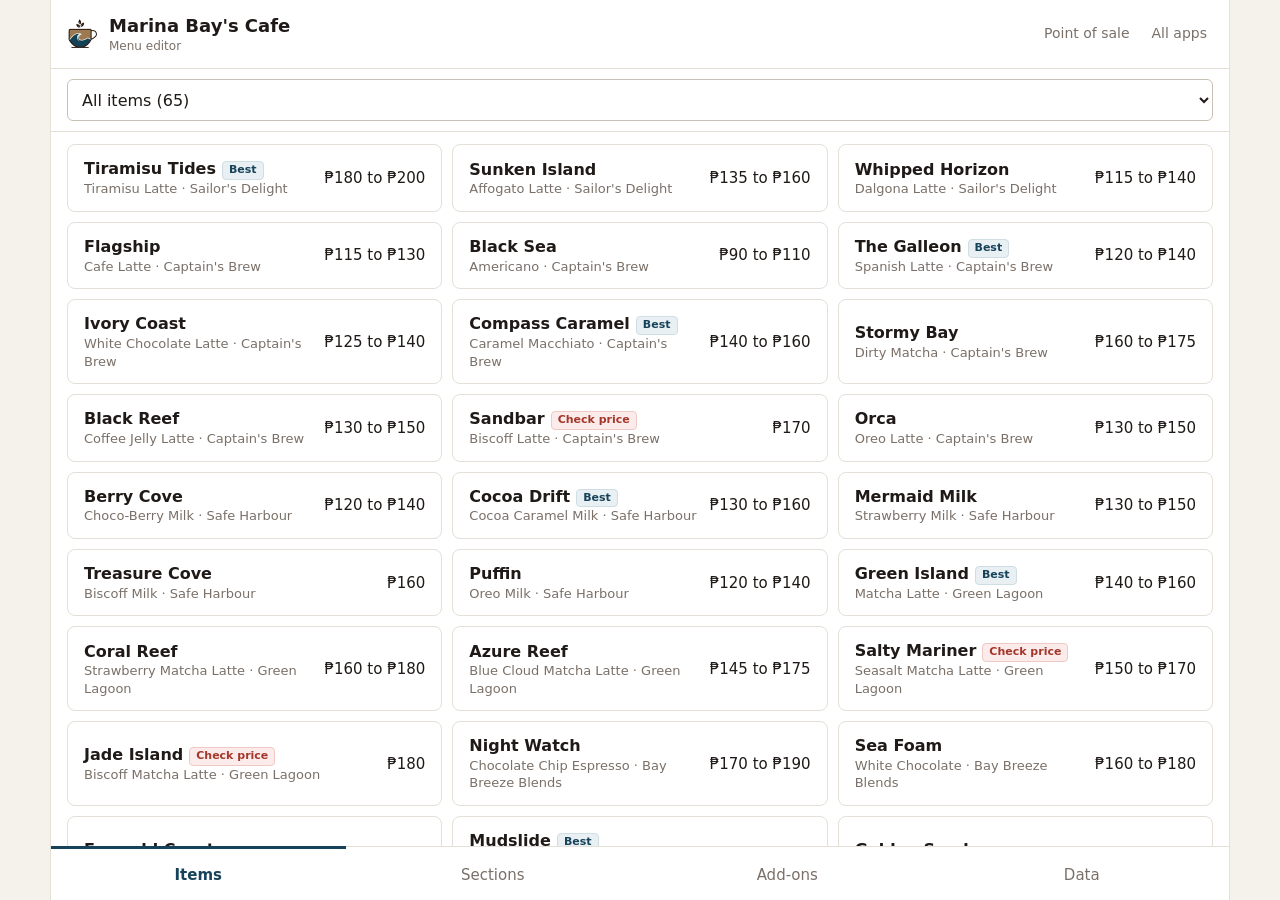
<file: menu.html>
<!DOCTYPE html>
<!-- Copyright (c) 2026 Marina Bay's Cafe. All rights reserved. -->
<html lang="en">
<head>
<meta charset="UTF-8">
<meta name="viewport" content="width=device-width, initial-scale=1, viewport-fit=cover">
<script src="security.js"></script>
<script src="firebase-config.js"></script>
<script src="cloud.js" data-uses="menu"></script>
<meta name="robots" content="noindex, nofollow">
<meta name="author" content="Marina Bay's Cafe">
<meta name="copyright" content="Copyright 2026 Marina Bay's Cafe. All rights reserved.">
<title>Menu editor | Marina Bay's Cafe</title>
<meta name="theme-color" content="#17435a">
<link rel="icon" type="image/png" href="icons/favicon-32.png">
<link rel="apple-touch-icon" href="icons/counter-apple-touch-icon.png">
<link rel="stylesheet" href="app.css">
<style>
  .tabs { grid-template-columns: repeat(4, 1fr); }
  .pick { padding: 10px 16px; border-bottom: 1px solid var(--line); }
  .pick select { width: 100%; height: 42px; border: 1.5px solid #c9c1b5; border-radius: 6px; padding: 0 10px; font: inherit; background: #fff; color: var(--ink); }
  .movers { display: flex; gap: 4px; }
  .movers button { width: 36px; height: 36px; }
  .grp-title { padding: 12px 16px 4px; font-size: 13px; font-weight: 650; color: var(--muted); }
  .check-list .check { min-height: 44px; }
</style>
<link rel="stylesheet" href="wide.css">
</head>
<body class="pg-menu">
<div class="app">
  <div class="top">
    <a href="index.html" aria-label="Home" style="display:flex"><img src="icons/logo-64.png" alt=""></a>
    <div><b>Marina Bay's Cafe</b><span class="sub">Menu editor</span></div>
    <nav class="apps" aria-label="Apps"><a href="pos.html">Point of sale</a><a href="index.html">All apps</a></nav>
  </div>

  <main id="main">
    <!-- ITEMS -->
    <section class="view on" id="v-items">
      <div class="pick"><select id="catSel" aria-label="Show items from"></select></div>
      <div id="itemList"></div>
      <button class="add-btn" id="addItem">Add item</button>
    </section>

    <!-- ITEM EDIT -->
    <section class="view" id="v-item">
      <div class="editbar"><button class="icon-btn" data-back="items" aria-label="Back">&#8249;</button><b id="itemTitle">Item</b></div>
      <div class="frow"><label for="iName">Name</label><input class="field" id="iName" type="text" maxlength="50" autocomplete="off"></div>
      <div class="frow"><label for="iDesc">Description</label><input class="field" id="iDesc" type="text" maxlength="90" placeholder="Optional" autocomplete="off"></div>
      <div class="frow"><label for="iCat">Section</label><select class="field" id="iCat"></select></div>
      <div class="sect" style="padding-bottom:2px">Sizes and prices</div>
      <div id="optRows"></div>
      <div style="padding:10px 16px"><button class="small-btn" id="addOpt">+ Add size</button></div>
      <label class="check"><input type="checkbox" id="iBest"> Best seller</label>
      <label class="check"><input type="checkbox" id="iSold"> Sold out (cannot be ordered)</label>
      <label class="check"><input type="checkbox" id="iCheck"> Price needs checking</label>
      <div class="block"><label for="iNote">Notes</label><small>Only shown here, for you and the staff who edit the menu.</small><textarea class="field" id="iNote" rows="2" maxlength="200"></textarea></div>
      <div class="actions"><button class="primary" id="saveItem">Save</button><button class="text-btn danger" id="delItem">Delete</button></div>
    </section>

    <!-- SECTIONS -->
    <section class="view" id="v-cats">
      <div class="sub-note" style="padding-top:12px">The order here is the order of the buttons in the point of sale.</div>
      <div id="catList"></div>
      <button class="add-btn" id="addCat">Add section</button>
    </section>

    <!-- SECTION EDIT -->
    <section class="view" id="v-cat">
      <div class="editbar"><button class="icon-btn" data-back="cats" aria-label="Back">&#8249;</button><b id="catTitle">Section</b></div>
      <div class="frow"><label for="cName">Name</label><input class="field" id="cName" type="text" maxlength="40" autocomplete="off"></div>
      <div class="frow"><label for="cGroup">Group</label><input class="field" id="cGroup" type="text" list="groups" maxlength="20" placeholder="Drinks, Food..." autocomplete="off"><datalist id="groups"><option value="Drinks"><option value="Food"></datalist></div>
      <div class="frow"><label for="cNote">Note</label><input class="field" id="cNote" type="text" maxlength="50" placeholder="Optional" autocomplete="off"></div>
      <div class="frow"><label for="cLid">Lid</label><select class="field" id="cLid"><option value="flat">Flat lid</option><option value="dome">Dome lid (round, frappe)</option><option value="none">No lid (food)</option></select></div>
      <div class="block"><label for="cSizes">Usual sizes</label><small>Separate with commas. New items in this section start with these sizes.</small><input class="field" id="cSizes" type="text" placeholder="16 oz iced, 22 oz iced" autocomplete="off"></div>
      <div class="actions"><button class="primary" id="saveCat">Save</button><button class="text-btn danger" id="delCat">Delete</button></div>
    </section>

    <!-- ADD-ONS -->
    <section class="view" id="v-addons">
      <div class="sub-note" style="padding-top:12px">Add-ons are extras like the Ship Upgrades. Each group is offered on the sections you pick.</div>
      <div id="addonList"></div>
      <button class="add-btn" id="addAddon">Add group</button>
    </section>

    <!-- ADD-ON EDIT -->
    <section class="view" id="v-addon">
      <div class="editbar"><button class="icon-btn" data-back="addons" aria-label="Back">&#8249;</button><b id="addonTitle">Add-on group</b></div>
      <div class="frow"><label for="aName">Group name</label><input class="field" id="aName" type="text" maxlength="40" autocomplete="off"></div>
      <div class="sect" style="padding-bottom:2px">Offered on</div>
      <div class="check-list" id="aCats"></div>
      <div class="sect" style="padding-bottom:2px">Extras</div>
      <div id="aRows"></div>
      <div style="padding:10px 16px"><button class="small-btn" id="addExtra">+ Add extra</button></div>
      <div class="actions"><button class="primary" id="saveAddon">Save</button><button class="text-btn danger" id="delAddon">Delete</button></div>
    </section>

    <!-- DATA -->
    <section class="view" id="v-data">
      <div class="prow" style="cursor:default"><div class="what"><b id="statMenu"></b><span class="s">The starting menu comes from menu-default.js. Changes made here are saved on this device.</span></div></div>
      <button class="prow" id="backup"><div class="what"><b>Save a backup</b><span class="s">Downloads the whole menu as a file</span></div><i>&#8250;</i></button>
      <button class="prow" id="restore"><div class="what"><b>Restore from a backup</b><span class="s">Replaces the menu with a saved backup file</span></div><i>&#8250;</i></button>
      <input type="file" id="file" accept=".json,application/json" hidden>
      <button class="prow" id="csv"><div class="what"><b>Export prices (CSV)</b><span class="s">One row per item and size, for a spreadsheet</span></div><i>&#8250;</i></button>
      <button class="prow" id="reset"><div class="what"><b style="color:var(--bad)">Reset to the starting menu</b><span class="s">Removes all your menu changes on this device</span></div><i>&#8250;</i></button>
    </section>
  </main>

  <nav class="tabs">
    <button class="tab on" data-v="items">Items</button>
    <button class="tab" data-v="cats">Sections</button>
    <button class="tab" data-v="addons">Add-ons</button>
    <button class="tab" data-v="data">Data</button>
  </nav>
</div>
<div class="toast" id="toast"></div>

<script src="menu-default.js"></script>
<script src="app-data.js"></script>
<script>
(function () {
  var D = window.MBData, esc = D.esc, $ = function (id) { return document.getElementById(id); };
  var M = D.getMenu();
  function persist(msg) { if (!D.saveMenu()) D.toast('Could not save. Storage may be full.'); else if (msg) D.toast(msg); }
  function num(v) { var n = parseFloat(v); return isNaN(n) ? null : n; }

  /* ---------- tabs ---------- */
  var TABMAP = { items: 'items', item: 'items', cats: 'cats', cat: 'cats', addons: 'addons', addon: 'addons', data: 'data' };
  function show(v) {
    Object.keys(TABMAP).forEach(function (n) { $('v-' + n).classList.toggle('on', n === v); });
    document.querySelectorAll('.tab').forEach(function (t) { t.classList.toggle('on', t.getAttribute('data-v') === TABMAP[v]); });
    $('main').scrollTop = 0;
    if (v === 'items') paintItems();
    if (v === 'cats') paintCats();
    if (v === 'addons') paintAddons();
    if (v === 'data') paintData();
  }
  document.querySelectorAll('.tab').forEach(function (t) { t.onclick = function () { show(t.getAttribute('data-v')); }; });
  document.querySelectorAll('[data-back]').forEach(function (b) { b.onclick = function () { show(b.getAttribute('data-back')); }; });

  /* ---------- items ---------- */
  var selCat = 'all';
  function checkCount() { return M.items.filter(function (i) { return i.check; }).length; }
  function paintSel() {
    var h = '<option value="all">All items (' + M.items.length + ')</option>';
    var n = checkCount(); if (n) h += '<option value="check">Prices to check (' + n + ')</option>';
    M.categories.forEach(function (c) { h += '<option value="' + esc(c.id) + '">' + esc(c.name) + ' (' + D.itemsIn(c.id).length + ')</option>'; });
    $('catSel').innerHTML = h;
    if (selCat !== 'all' && selCat !== 'check' && !D.cat(selCat)) selCat = 'all';
    if (selCat === 'check' && !n) selCat = 'all';
    $('catSel').value = selCat;
  }
  $('catSel').onchange = function () { selCat = $('catSel').value; paintItems(); };
  function paintItems() {
    paintSel();
    var list = selCat === 'all' ? M.items : selCat === 'check' ? M.items.filter(function (i) { return i.check; }) : D.itemsIn(selCat);
    var h = '';
    list.forEach(function (it) {
      var c = D.cat(it.cat);
      h += '<button class="prow" data-id="' + esc(it.id) + '"><div class="what"><b>' + esc(it.name) +
        (it.best ? '<span class="badge best">Best</span>' : '') + (it.soldOut ? '<span class="badge">Sold out</span>' : '') +
        (it.check ? '<span class="badge warn">Check price</span>' : '') + '</b><span class="s">' +
        esc((it.desc ? it.desc + ' · ' : '') + (selCat === 'all' || selCat === 'check' ? (c ? c.name : 'No section') : '')) + '</span></div><div class="r num">' +
        D.priceText(it) + '</div></button>';
    });
    $('itemList').innerHTML = h || '<div class="empty">No items here yet.</div>';
  }
  $('itemList').addEventListener('click', function (e) { var b = e.target.closest('button[data-id]'); if (b) openItem(b.getAttribute('data-id')); });
  $('addItem').onclick = function () { openItem(null); };

  var ed = null, isNew = false;
  function blankOptions(catId) {
    var c = D.cat(catId), sizes = (c && c.sizes && c.sizes.length) ? c.sizes : ['Regular'];
    return sizes.map(function (s) { return { label: s, price: '' }; });
  }
  function openItem(id) {
    if (id) { ed = D.clone(D.item(id)); isNew = false; }
    else {
      if (!M.categories.length) { D.toast('Add a section first'); return; }
      var cid = D.cat(selCat) ? selCat : M.categories[0].id;
      ed = { id: D.uid('item'), cat: cid, name: '', desc: '', best: false, soldOut: false, check: false, note: '', options: blankOptions(cid) };
      isNew = true;
    }
    $('itemTitle').textContent = isNew ? 'Add item' : 'Edit item';
    $('iName').value = ed.name; $('iDesc').value = ed.desc || '';
    $('iCat').innerHTML = M.categories.map(function (c) { return '<option value="' + esc(c.id) + '">' + esc(c.name) + '</option>'; }).join('');
    $('iCat').value = ed.cat;
    $('iBest').checked = !!ed.best; $('iSold').checked = !!ed.soldOut; $('iCheck').checked = !!ed.check; $('iNote').value = ed.note || '';
    $('delItem').style.display = isNew ? 'none' : '';
    paintOpts(); show('item');
  }
  function paintOpts() {
    $('optRows').innerHTML = ed.options.map(function (o, i) {
      return '<div class="mini-row"><input class="field o-l" type="text" maxlength="40" placeholder="Size or version" value="' + esc(o.label) + '" aria-label="Size name">' +
        '<input class="field n o-p num" type="number" inputmode="decimal" min="0" step="0.01" placeholder="Price" value="' + esc(o.price) + '" aria-label="Price">' +
        '<button class="x" data-rm="' + i + '" aria-label="Remove size">&times;</button></div>';
    }).join('');
  }
  function readOpts() {
    var rows = $('optRows').querySelectorAll('.mini-row'), out = [];
    rows.forEach(function (r) { out.push({ label: r.querySelector('.o-l').value.trim(), price: r.querySelector('.o-p').value }); });
    return out;
  }
  $('optRows').addEventListener('click', function (e) {
    var b = e.target.closest('button[data-rm]'); if (!b) return;
    ed.options = readOpts(); ed.options.splice(+b.getAttribute('data-rm'), 1); paintOpts();
  });
  $('addOpt').onclick = function () { ed.options = readOpts(); ed.options.push({ label: '', price: '' }); paintOpts(); };
  $('iCat').onchange = function () {
    var cur = readOpts(), untouched = cur.every(function (o) { return o.price === ''; });
    ed.cat = $('iCat').value;
    if (isNew && untouched) { ed.options = blankOptions(ed.cat); paintOpts(); }
  };
  $('saveItem').onclick = function () {
    var name = $('iName').value.trim();
    if (!name) { D.toast('Enter a name'); $('iName').focus(); return; }
    var opts = readOpts().filter(function (o) { return o.price !== '' || o.label; }), clean = [];
    for (var i = 0; i < opts.length; i++) {
      var p = num(opts[i].price);
      if (p === null || p < 0) { D.toast('Enter a price for every size'); return; }
      clean.push({ label: opts[i].label || (opts.length === 1 ? 'Regular' : 'Size ' + (i + 1)), price: p });
    }
    if (!clean.length) { D.toast('Add at least one price'); return; }
    ed.name = name; ed.desc = $('iDesc').value.trim(); ed.cat = $('iCat').value; ed.options = clean;
    ed.best = $('iBest').checked; ed.soldOut = $('iSold').checked; ed.check = $('iCheck').checked; ed.note = $('iNote').value.trim();
    var idx = -1; M.items.forEach(function (x, n) { if (x.id === ed.id) idx = n; });
    if (idx === -1) M.items.push(ed); else M.items[idx] = ed;
    persist('Saved'); selCat = ed.cat; show('items');
  };
  $('delItem').onclick = function () {
    if (!confirm('Delete "' + ed.name + '"?')) return;
    M.items = M.items.filter(function (x) { return x.id !== ed.id; });
    D.getMenu().items = M.items; persist('Deleted'); show('items');
  };

  /* ---------- sections ---------- */
  function paintCats() {
    var h = '';
    M.categories.forEach(function (c, i) {
      h += '<div class="prow" data-id="' + esc(c.id) + '"><div class="what"><b>' + esc(c.name) + '</b><span class="s">' + esc((c.group || '') + ' · ' + D.itemsIn(c.id).length + ' items') +
        '</span></div><div class="movers"><button class="small-btn" data-up="' + i + '" aria-label="Move up"' + (i === 0 ? ' disabled' : '') + '>&uarr;</button>' +
        '<button class="small-btn" data-down="' + i + '" aria-label="Move down"' + (i === M.categories.length - 1 ? ' disabled' : '') + '>&darr;</button></div></div>';
    });
    $('catList').innerHTML = h || '<div class="empty">No sections yet. Add one to start building the menu.</div>';
  }
  $('catList').addEventListener('click', function (e) {
    var up = e.target.closest('button[data-up]'), dn = e.target.closest('button[data-down]');
    if (up || dn) {
      var i = +(up || dn).getAttribute(up ? 'data-up' : 'data-down'), j = up ? i - 1 : i + 1;
      var t = M.categories[i]; M.categories[i] = M.categories[j]; M.categories[j] = t;
      persist(); paintCats(); return;
    }
    var r = e.target.closest('[data-id]'); if (r) openCat(r.getAttribute('data-id'));
  });
  $('addCat').onclick = function () { openCat(null); };
  var cEd = null, cNew = false;
  function openCat(id) {
    if (id) { cEd = D.clone(D.cat(id)); cNew = false; }
    else { cEd = { id: D.uid('cat'), name: '', group: 'Drinks', note: '', sizes: [] }; cNew = true; }
    $('catTitle').textContent = cNew ? 'Add section' : 'Edit section';
    $('cName').value = cEd.name; $('cGroup').value = cEd.group || ''; $('cNote').value = cEd.note || ''; $('cSizes').value = (cEd.sizes || []).join(', ');
    $('cLid').value = cEd.lid || (/food/i.test(cEd.group || '') ? 'none' : /blend|frappe/i.test((cEd.name || '') + ' ' + (cEd.note || '')) ? 'dome' : 'flat');
    $('delCat').style.display = cNew ? 'none' : '';
    show('cat');
  }
  $('saveCat').onclick = function () {
    var name = $('cName').value.trim();
    if (!name) { D.toast('Enter a name'); $('cName').focus(); return; }
    cEd.name = name; cEd.group = $('cGroup').value.trim(); cEd.note = $('cNote').value.trim();
    cEd.lid = $('cLid').value;
    cEd.sizes = $('cSizes').value.split(',').map(function (s) { return s.trim(); }).filter(Boolean);
    var idx = -1; M.categories.forEach(function (x, n) { if (x.id === cEd.id) idx = n; });
    if (idx === -1) M.categories.push(cEd); else M.categories[idx] = cEd;
    persist('Saved'); show('cats');
  };
  $('delCat').onclick = function () {
    var n = D.itemsIn(cEd.id).length;
    if (!confirm('Delete "' + cEd.name + '"' + (n ? ' and its ' + n + ' items' : '') + '?')) return;
    M.categories = M.categories.filter(function (c) { return c.id !== cEd.id; });
    M.items = M.items.filter(function (i) { return i.cat !== cEd.id; });
    M.addonGroups.forEach(function (g) { g.cats = (g.cats || []).filter(function (c) { return c !== cEd.id; }); });
    D.getMenu().categories = M.categories; D.getMenu().items = M.items;
    persist('Deleted'); show('cats');
  };

  /* ---------- add-ons ---------- */
  function paintAddons() {
    var h = '';
    M.addonGroups.forEach(function (g) {
      h += '<button class="prow" data-id="' + esc(g.id) + '"><div class="what"><b>' + esc(g.name) + '</b><span class="s">' +
        (g.cats || []).length + ' sections · ' + (g.items || []).length + ' extras</span></div><i>&#8250;</i></button>';
    });
    $('addonList').innerHTML = h || '<div class="empty">No add-on groups yet.</div>';
  }
  $('addonList').addEventListener('click', function (e) { var b = e.target.closest('button[data-id]'); if (b) openAddon(b.getAttribute('data-id')); });
  $('addAddon').onclick = function () { openAddon(null); };
  var aEd = null, aNew = false;
  function openAddon(id) {
    if (id) { aEd = D.clone(M.addonGroups.filter(function (g) { return g.id === id; })[0]); aNew = false; }
    else { aEd = { id: D.uid('grp'), name: '', cats: [], items: [] }; aNew = true; }
    $('addonTitle').textContent = aNew ? 'Add group' : 'Edit group';
    $('aName').value = aEd.name;
    var lastGroup = null, h = '';
    M.categories.forEach(function (c) {
      if (c.group !== lastGroup) { lastGroup = c.group; h += '<div class="grp-title">' + esc(c.group || 'Other') + '</div>'; }
      h += '<label class="check"><input type="checkbox" data-c="' + esc(c.id) + '"' + ((aEd.cats || []).indexOf(c.id) !== -1 ? ' checked' : '') + '> ' + esc(c.name) + '</label>';
    });
    $('aCats').innerHTML = h || '<div class="empty">Add sections first.</div>';
    $('delAddon').style.display = aNew ? 'none' : '';
    paintExtras(); show('addon');
  }
  function paintExtras() {
    $('aRows').innerHTML = (aEd.items || []).map(function (a, i) {
      return '<div class="mini-row" data-id="' + esc(a.id) + '" data-desc="' + esc(a.desc || '') + '"><input class="field a-n" type="text" maxlength="40" placeholder="Name" value="' + esc(a.name) + '" aria-label="Name">' +
        '<input class="field n a-p num" type="number" inputmode="decimal" min="0" step="0.01" placeholder="Price" value="' + esc(a.price) + '" aria-label="Price">' +
        '<button class="x" data-rm="' + i + '" aria-label="Remove">&times;</button></div>';
    }).join('');
  }
  function readExtras() {
    var out = [];
    $('aRows').querySelectorAll('.mini-row').forEach(function (r) {
      out.push({ id: r.getAttribute('data-id'), desc: r.getAttribute('data-desc') || '', name: r.querySelector('.a-n').value.trim(), price: r.querySelector('.a-p').value });
    });
    return out;
  }
  $('aRows').addEventListener('click', function (e) {
    var b = e.target.closest('button[data-rm]'); if (!b) return;
    aEd.items = readExtras(); aEd.items.splice(+b.getAttribute('data-rm'), 1); paintExtras();
  });
  $('addExtra').onclick = function () { aEd.items = readExtras(); aEd.items.push({ id: D.uid('ex'), name: '', desc: '', price: '' }); paintExtras(); };
  $('saveAddon').onclick = function () {
    var name = $('aName').value.trim();
    if (!name) { D.toast('Enter a group name'); $('aName').focus(); return; }
    var items = [], rows = readExtras().filter(function (r) { return r.name || r.price !== ''; });
    for (var i = 0; i < rows.length; i++) {
      var p = num(rows[i].price);
      if (!rows[i].name || p === null || p < 0) { D.toast('Each extra needs a name and a price'); return; }
      items.push({ id: rows[i].id, name: rows[i].name, desc: rows[i].desc, price: p });
    }
    aEd.name = name; aEd.items = items;
    aEd.cats = [].slice.call($('aCats').querySelectorAll('input[data-c]')).filter(function (x) { return x.checked; }).map(function (x) { return x.getAttribute('data-c'); });
    var idx = -1; M.addonGroups.forEach(function (x, n) { if (x.id === aEd.id) idx = n; });
    if (idx === -1) M.addonGroups.push(aEd); else M.addonGroups[idx] = aEd;
    persist('Saved'); show('addons');
  };
  $('delAddon').onclick = function () {
    if (!confirm('Delete "' + aEd.name + '"?')) return;
    M.addonGroups = M.addonGroups.filter(function (g) { return g.id !== aEd.id; });
    D.getMenu().addonGroups = M.addonGroups; persist('Deleted'); show('addons');
  };

  /* ---------- data ---------- */
  function paintData() { $('statMenu').textContent = M.categories.length + ' sections, ' + M.items.length + ' items, ' + M.addonGroups.length + ' add-on groups'; }
  $('backup').onclick = function () { D.download('marina-bays-menu-' + D.todayPH() + '.json', JSON.stringify(M)); D.toast('Backup saved'); };
  $('restore').onclick = function () { $('file').click(); };
  $('file').onchange = function (e) {
    var f = e.target.files[0]; if (!f) return;
    var rd = new FileReader();
    rd.onload = function () {
      try {
        var data = JSON.parse(rd.result);
        if (!data || !Array.isArray(data.categories) || !Array.isArray(data.items)) throw 0;
        if (confirm('Replace the current menu with this backup (' + data.items.length + ' items)?')) {
          D.setMenu(data); M = D.getMenu(); selCat = 'all'; paintData(); D.toast('Menu restored');
        }
      } catch (err) { alert('That file is not a menu backup.'); }
      $('file').value = '';
    };
    rd.readAsText(f);
  };
  $('csv').onclick = function () {
    function q(s) { return '"' + String(s == null ? '' : s).replace(/"/g, '""') + '"'; }
    var lines = ['Section,Item,Description,Size,Price,Best seller,Sold out,Notes'];
    M.items.forEach(function (it) {
      var c = D.cat(it.cat);
      it.options.forEach(function (o) { lines.push([q(c ? c.name : ''), q(it.name), q(it.desc), q(o.label), o.price, it.best ? 'yes' : '', it.soldOut ? 'yes' : '', q(it.note)].join(',')); });
    });
    D.download('marina-bays-menu.csv', lines.join('\n'), 'text/csv'); D.toast('CSV saved');
  };
  $('reset').onclick = function () {
    if (confirm('Remove all menu changes on this device and go back to the starting menu?')) { M = D.resetMenu(); selCat = 'all'; paintData(); paintItems(); D.toast('Menu reset'); }
  };

  paintItems();
  if ('serviceWorker' in navigator && (location.protocol === 'https:' || location.hostname === 'localhost')) {
    navigator.serviceWorker.register('sw.js').catch(function () {});
  }
})();
</script>
</body>
</html>
</file>
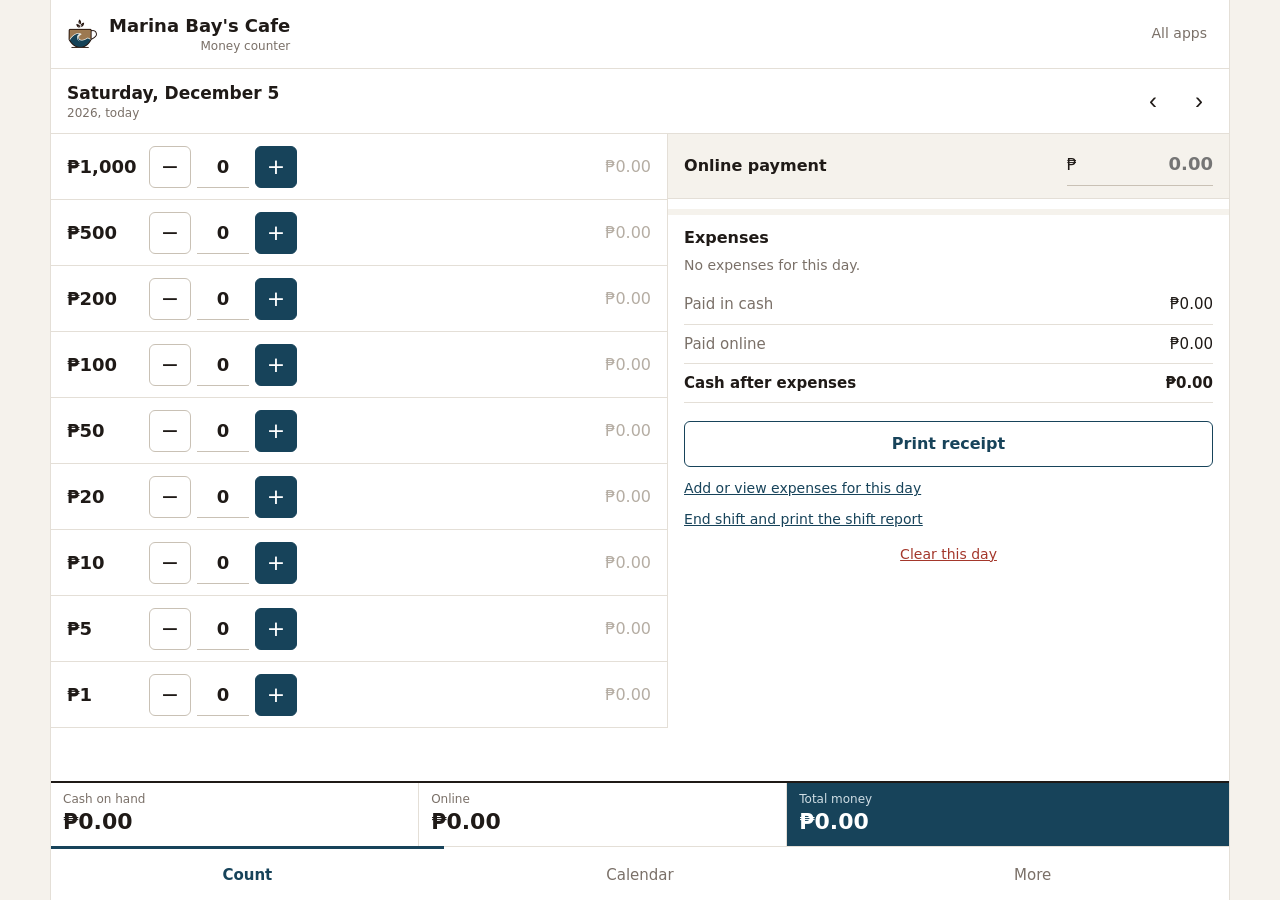
<file: money-counter.html>
<!DOCTYPE html>
<!-- Copyright (c) 2026 Marina Bay's Cafe. All rights reserved. -->
<html lang="en">
<head>
<meta charset="UTF-8">
<meta name="viewport" content="width=device-width, initial-scale=1, viewport-fit=cover">
<script src="security.js"></script>
<script src="firebase-config.js"></script>
<script src="cloud.js" data-uses="counter,expenses"></script>
<meta name="robots" content="noindex, nofollow">
<meta name="author" content="Marina Bay's Cafe">
<meta name="copyright" content="Copyright 2026 Marina Bay's Cafe. All rights reserved.">
<title>Marina Bay's Cafe Money Counter</title>
<meta name="theme-color" content="#17435a">
<meta name="apple-mobile-web-app-capable" content="yes">
<meta name="mobile-web-app-capable" content="yes">
<meta name="apple-mobile-web-app-title" content="Money Counter">
<link rel="manifest" href="manifest-money-counter.webmanifest">
<link rel="icon" type="image/png" href="icons/favicon-32.png">
<link rel="apple-touch-icon" href="icons/counter-apple-touch-icon.png">
<style>
  :root {
    --ink: #1f1a17;
    --muted: #7a7068;
    --line: #e4dfd7;
    --soft: #f5f2ec;
    --teal: #17435a;
    --brown: #9b7952;
    --bad: #a4372b;
  }
  * { box-sizing: border-box; -webkit-tap-highlight-color: transparent; }
  html, body { margin: 0; height: 100%; }
  body {
    font-family: system-ui, -apple-system, "Segoe UI", Roboto, "Helvetica Neue", Arial, sans-serif;
    color: var(--ink);
    background: var(--soft);
    font-size: 16px;
    line-height: 1.35;
  }
  .app {
    max-width: 480px; margin: 0 auto; height: 100%;
    display: flex; flex-direction: column;
    background: #fff;
    border-left: 1px solid var(--line); border-right: 1px solid var(--line);
  }
  .num { font-variant-numeric: tabular-nums; }

  /* top bar */
  .top {
    display: flex; align-items: center; gap: 10px;
    padding: calc(10px + env(safe-area-inset-top)) 16px 10px;
    border-bottom: 1px solid var(--line);
  }
  .top img { width: 32px; height: 32px; }
  .top b { font-size: 16px; font-weight: 650; }
  .top span.sub { display: block; font-size: 12px; color: var(--muted); }
  .top { padding-right: 12px; }
  .apps { margin-left: auto; display: flex; gap: 2px; }
  .apps a { padding: 8px 10px; font-size: 14px; color: var(--muted); text-decoration: none; border-bottom: 2px solid transparent; }
  .apps a.on { color: var(--ink); font-weight: 650; border-bottom-color: var(--teal); }

  .exp-sum { padding: 4px 16px 0; }
  .exp-sum .ln { display: flex; justify-content: space-between; padding: 9px 0; border-bottom: 1px solid var(--line); font-size: 15px; }
  .exp-sum .ln span:first-child { color: var(--muted); }
  .exp-sum .ln.strong { font-weight: 650; }
  .exp-sum .ln.strong span:first-child { color: var(--ink); }
  .exp-block { padding: 0 0 4px; border-top: 6px solid var(--soft); margin-top: 10px; }
  .exp-h { padding: 12px 16px 4px; font-weight: 650; }
  .exp-item { display: flex; justify-content: space-between; gap: 12px; padding: 8px 16px; border-bottom: 1px solid var(--line); font-size: 15px; }
  .exp-item small { display: block; font-size: 12px; color: var(--muted); }
  .exp-none { padding: 4px 16px 10px; font-size: 14px; color: var(--muted); }
  .exp-block .exp-sum { padding-top: 0; }
  .exp-link { display: inline-block; margin: 12px 16px 0; font-size: 14px; color: var(--teal); }

  /* views */
  main { flex: 1; overflow-y: auto; -webkit-overflow-scrolling: touch; }
  .view { display: none; }
  .view.on { display: block; }

  /* day switcher */
  .daynav {
    display: flex; align-items: center; justify-content: space-between;
    padding: 10px 8px 10px 16px; border-bottom: 1px solid var(--line);
  }
  .daynav .when { font-size: 17px; font-weight: 650; }
  .daynav .when small { display: block; font-size: 12px; font-weight: 400; color: var(--muted); }
  .arrows { display: flex; gap: 2px; }
  .icon-btn {
    width: 44px; height: 44px; border: none; background: none; color: var(--ink);
    font-size: 24px; cursor: pointer; border-radius: 6px;
  }
  .icon-btn:active { background: var(--soft); }

  /* denomination rows */
  .row {
    display: flex; align-items: center; gap: 10px;
    padding: 0 16px; height: 60px; border-bottom: 1px solid var(--line);
  }
  .denom { width: 72px; font-size: 18px; font-weight: 650; }
  .ctrl { display: flex; align-items: center; gap: 6px; }
  .step {
    width: 42px; height: 42px; border-radius: 6px; font-size: 22px; line-height: 1;
    cursor: pointer; font-family: inherit;
  }
  .step.minus { background: #fff; color: var(--ink); border: 1.5px solid #c9c1b5; }
  .step.plus { background: var(--teal); color: #fff; border: 1.5px solid var(--teal); }
  .step:active { opacity: .75; }
  .qty {
    width: 52px; height: 42px; text-align: center; font: inherit; font-size: 18px; font-weight: 600;
    border: none; border-bottom: 1.5px solid #c9c1b5; border-radius: 0; background: none; color: var(--ink);
    -moz-appearance: textfield;
  }
  .qty::-webkit-outer-spin-button, .qty::-webkit-inner-spin-button { -webkit-appearance: none; margin: 0; }
  .qty:focus { outline: none; border-bottom-color: var(--teal); }
  .sub { margin-left: auto; font-size: 16px; text-align: right; }
  .sub.zero { color: #b5ada3; }

  .online-row {
    display: flex; align-items: center; justify-content: space-between; gap: 12px;
    padding: 12px 16px; background: var(--soft); border-bottom: 1px solid var(--line);
  }
  .online-row label { font-weight: 650; }
  .money-input { display: flex; align-items: center; gap: 6px; border-bottom: 1.5px solid #c9c1b5; padding-bottom: 2px; }
  .money-input:focus-within { border-bottom-color: var(--teal); }
  .money-input input {
    width: 130px; border: none; background: none; font: inherit; font-size: 18px; font-weight: 600;
    text-align: right; color: var(--ink); padding: 6px 0; -moz-appearance: textfield;
  }
  .money-input input:focus { outline: none; }
  .money-input input::-webkit-outer-spin-button, .money-input input::-webkit-inner-spin-button { -webkit-appearance: none; margin: 0; }

  .link-btn {
    display: block; margin: 16px; padding: 0; border: none; background: none;
    font: inherit; font-size: 14px; color: var(--bad); cursor: pointer; text-decoration: underline;
  }

  /* totals bar */
  .totals {
    display: grid; grid-template-columns: 1fr 1fr 1.2fr;
    border-top: 2px solid var(--ink); background: #fff;
  }
  .totals div { padding: 8px 12px 9px; border-right: 1px solid var(--line); }
  .totals div:last-child { border-right: none; background: var(--teal); color: #fff; }
  .totals small { display: block; font-size: 11px; color: var(--muted); }
  .totals div:last-child small { color: #cfdde4; }
  .totals b { font-size: 17px; font-weight: 700; }

  /* tabs */
  .tabs { display: grid; grid-template-columns: repeat(3, 1fr); border-top: 1px solid var(--line); padding-bottom: env(safe-area-inset-bottom); background: #fff; }
  .tab {
    border: none; background: none; font: inherit; font-size: 14px; color: var(--muted);
    padding: 13px 0 12px; cursor: pointer; border-top: 3px solid transparent; margin-top: -1px;
  }
  .tab.on { color: var(--teal); font-weight: 650; border-top-color: var(--teal); }

  /* calendar */
  .monthbar { display: flex; align-items: center; justify-content: space-between; padding: 8px 8px 8px 16px; }
  .monthbar h2 { margin: 0; font-size: 18px; font-weight: 650; }
  .monthsum { padding: 0 16px 12px; font-size: 14px; color: var(--muted); border-bottom: 1px solid var(--line); }
  .monthsum b { color: var(--ink); }
  .dow, .days { display: grid; grid-template-columns: repeat(7, 1fr); }
  .dow div { text-align: center; font-size: 12px; color: var(--muted); padding: 8px 0 6px; }
  .days { border-top: 1px solid var(--line); border-left: 1px solid var(--line); margin: 0 16px 16px; }
  .cell {
    min-height: 58px; border: none; border-right: 1px solid var(--line); border-bottom: 1px solid var(--line);
    background: #fff; font: inherit; font-size: 14px; color: var(--ink);
    padding: 5px 4px; text-align: left; cursor: pointer; display: flex; flex-direction: column; gap: 2px;
  }
  .cell.blank { background: var(--soft); cursor: default; }
  .cell small { font-size: 10px; color: var(--teal); font-weight: 650; word-break: break-all; line-height: 1.15; }
  .cell.today .d { display: inline-block; width: 22px; height: 22px; line-height: 22px; text-align: center; border-radius: 50%; background: var(--ink); color: #fff; font-size: 13px; }
  .cell.sel { background: #e9f0f3; }
  .hint { padding: 0 16px 16px; font-size: 13px; color: var(--muted); }

  /* more */
  .list { padding: 8px 0; }
  .item { display: block; width: 100%; text-align: left; padding: 14px 16px; border: none; border-bottom: 1px solid var(--line); background: #fff; font: inherit; cursor: pointer; color: var(--ink); }
  .item b { display: block; font-weight: 650; }
  .item span { font-size: 13px; color: var(--muted); }
  .item:active { background: var(--soft); }
  .note { padding: 14px 16px; font-size: 13px; color: var(--muted); }

  .toast {
    position: fixed; left: 50%; bottom: 130px; transform: translateX(-50%);
    background: var(--ink); color: #fff; padding: 8px 14px; border-radius: 6px; font-size: 13px;
    opacity: 0; pointer-events: none; transition: opacity .2s;
  }
  .toast.on { opacity: 1; }
  :focus-visible { outline: 2px solid var(--brown); outline-offset: 1px; }
  @media (prefers-reduced-motion: reduce) { .toast { transition: none; } }
</style>
<link rel="stylesheet" href="wide.css">
</head>
<body class="pg-counter">
<div class="app">
  <div class="top">
    <a href="index.html" aria-label="Home" style="display:flex"><img src="icons/logo-64.png" alt=""></a>
    <div><b>Marina Bay's Cafe</b><span class="sub">Money counter</span></div>
    <nav class="apps" aria-label="Apps"><a href="index.html">All apps</a></nav>
  </div>

  <main id="main">
    <!-- COUNT -->
    <section class="view on" id="v-count">
      <div class="daynav">
        <div class="when" id="when"></div>
        <div class="arrows">
          <button class="icon-btn" id="prevDay" aria-label="Previous day">&#8249;</button>
          <button class="icon-btn" id="nextDay" aria-label="Next day">&#8250;</button>
        </div>
      </div>
      <div id="rows"></div>
      <div class="online-row">
        <label for="online">Online payment</label>
        <div class="money-input"><span>₱</span><input id="online" class="num" type="number" inputmode="decimal" min="0" step="0.01" placeholder="0.00"></div>
      </div>
      <div class="exp-block" id="expBlock">
        <div class="exp-h">Expenses</div>
        <div id="expList"></div>
        <div class="exp-sum" id="expSum">
          <div class="ln"><span>Paid in cash</span><span class="num" id="expCash">₱0.00</span></div>
          <div class="ln"><span>Paid online</span><span class="num" id="expOnline">₱0.00</span></div>
          <div class="ln strong"><span>Cash after expenses</span><span class="num" id="cashAfter">₱0.00</span></div>
        </div>
      </div>
      <button class="mb-print" id="printBtn">Print receipt</button>
      <a class="exp-link" href="expenses.html">Add or view expenses for this day</a>
      <a class="exp-link" href="shift.html">End shift and print the shift report</a>
      <button class="link-btn" id="clear">Clear this day</button>
    </section>

    <!-- CALENDAR -->
    <section class="view" id="v-cal">
      <div class="monthbar">
        <h2 id="monthTitle"></h2>
        <div class="arrows">
          <button class="icon-btn" id="prevM" aria-label="Previous month">&#8249;</button>
          <button class="icon-btn" id="nextM" aria-label="Next month">&#8250;</button>
        </div>
      </div>
      <div class="monthsum" id="monthSum"></div>
      <div class="dow"><div>Sun</div><div>Mon</div><div>Tue</div><div>Wed</div><div>Thu</div><div>Fri</div><div>Sat</div></div>
      <div class="days" id="days"></div>
      <div class="hint">Tap a day to open it. The amount on each day is the total money.</div>
    </section>

    <!-- MORE -->
    <section class="view" id="v-more">
      <div class="list">
        <button class="item" id="exportCsv"><b>Export to spreadsheet (CSV)</b><span>All days, one row per day</span></button>
        <button class="item" id="backup"><b>Save a backup</b><span>Downloads a file with all your records</span></button>
        <button class="item" id="restore"><b>Restore from a backup</b><span>Load a backup file saved earlier</span></button>
        <input type="file" id="file" accept=".json,application/json" hidden>
      </div>
      <div id="printerBox"></div>
      <p class="note">Records are saved on this phone only. Save a backup once in a while, especially before clearing browser data or changing phones.</p>
    </section>
  </main>

  <div class="totals" id="totals">
    <div><small>Cash on hand</small><b class="num" id="cashTotal">₱0.00</b></div>
    <div><small>Online</small><b class="num" id="onlineTotal">₱0.00</b></div>
    <div><small>Total money</small><b class="num" id="grandTotal">₱0.00</b></div>
  </div>

  <nav class="tabs">
    <button class="tab on" data-v="count">Count</button>
    <button class="tab" data-v="cal">Calendar</button>
    <button class="tab" data-v="more">More</button>
  </nav>
</div>
<div class="toast" id="toast"></div>

<script src="receipt-logo.js"></script>
<script src="printer.js"></script>
<script>
(function () {
  var DENOMS = [1000, 500, 200, 100, 50, 20, 10, 5, 1];
  var KEY = 'marinabays_money_v1';
  var TZ = 'Asia/Manila';
  var MONTHS = ['January','February','March','April','May','June','July','August','September','October','November','December'];
  var $ = function (id) { return document.getElementById(id); };

  function peso(n) {
    return '₱' + Number(n).toLocaleString('en-PH', { minimumFractionDigits: 2, maximumFractionDigits: 2 });
  }
  function pesoShort(n) {
    return '₱' + Number(n).toLocaleString('en-PH', { maximumFractionDigits: 0 });
  }
  function pad(n) { return (n < 10 ? '0' : '') + n; }
  function todayPH() {
    return new Intl.DateTimeFormat('en-CA', { timeZone: TZ, year: 'numeric', month: '2-digit', day: '2-digit' }).format(new Date());
  }
  function toUTC(key) { var p = key.split('-'); return new Date(Date.UTC(+p[0], +p[1] - 1, +p[2])); }
  function fromUTC(d) { return d.getUTCFullYear() + '-' + pad(d.getUTCMonth() + 1) + '-' + pad(d.getUTCDate()); }
  function shiftDay(key, n) { var d = toUTC(key); d.setUTCDate(d.getUTCDate() + n); return fromUTC(d); }

  var store = {};
  try { store = JSON.parse(localStorage.getItem(KEY)) || {}; } catch (e) { store = {}; }
  function save() { try { localStorage.setItem(KEY, JSON.stringify(store)); } catch (e) { toast('Could not save. Storage may be full.'); } }
  function getDay(k) { if (!store[k]) store[k] = { counts: {}, online: 0 }; return store[k]; }
  function cashOf(r) { var t = 0; DENOMS.forEach(function (d) { t += d * (r.counts[d] || 0); }); return t; }
  function totalOf(r) { return cashOf(r) + (Number(r.online) || 0); }

  var toastTimer;
  function toast(msg) {
    var t = $('toast'); t.textContent = msg; t.classList.add('on');
    clearTimeout(toastTimer); toastTimer = setTimeout(function () { t.classList.remove('on'); }, 1800);
  }

  var today = todayPH(), selected = today;
  var viewY = +today.slice(0, 4), viewM = +today.slice(5, 7) - 1;

  /* ---------- counter ---------- */
  var rowsEl = $('rows');
  DENOMS.forEach(function (d) {
    var r = document.createElement('div');
    r.className = 'row';
    r.innerHTML =
      '<div class="denom num">₱' + d.toLocaleString('en-PH') + '</div>' +
      '<div class="ctrl">' +
        '<button class="step minus" data-d="' + d + '" data-s="-1" aria-label="Remove one ' + d + ' peso bill or coin">&minus;</button>' +
        '<input class="qty num" type="number" inputmode="numeric" min="0" step="1" data-d="' + d + '" aria-label="How many ' + d + '">' +
        '<button class="step plus" data-d="' + d + '" data-s="1" aria-label="Add one ' + d + ' peso bill or coin">+</button>' +
      '</div>' +
      '<div class="sub num zero" id="sub' + d + '">₱0.00</div>';
    rowsEl.appendChild(r);
  });

  rowsEl.addEventListener('click', function (e) {
    var b = e.target.closest('button[data-d]'); if (!b) return;
    var d = b.getAttribute('data-d'), rec = getDay(selected);
    rec.counts[d] = Math.max(0, (rec.counts[d] || 0) + (+b.getAttribute('data-s')));
    save(); paintDay();
  });
  rowsEl.addEventListener('input', function (e) {
    var i = e.target.closest('input[data-d]'); if (!i) return;
    getDay(selected).counts[i.getAttribute('data-d')] = Math.max(0, Math.floor(+i.value) || 0);
    save(); paintTotals();
  });
  rowsEl.addEventListener('focusin', function (e) { if (e.target.classList.contains('qty')) e.target.select(); });
  $('online').addEventListener('input', function (e) {
    getDay(selected).online = Math.max(0, +e.target.value || 0);
    save(); paintTotals();
  });
  $('online').addEventListener('focus', function (e) { e.target.select(); });

  function esc(s) { return String(s == null ? '' : s).replace(/[&<>"]/g, function (c) { return { '&': '&amp;', '<': '&lt;', '>': '&gt;', '"': '&quot;' }[c]; }); }
  function expensesOf(k) {
    var out = { cash: 0, online: 0, list: [] };
    try {
      var s = JSON.parse(localStorage.getItem('marinabays_expenses_v1')) || {};
      ((s.days || {})[k] || []).forEach(function (x) { out[x.src === 'online' ? 'online' : 'cash'] += x.amt || 0; out.list.push(x); });
    } catch (e) {}
    return out;
  }
  function paintTotals() {
    var rec = getDay(selected);
    var ex = expensesOf(selected);
    $('expCash').textContent = peso(ex.cash);
    $('expOnline').textContent = peso(ex.online);
    $('cashAfter').textContent = peso(cashOf(rec) - ex.cash);
    $('expList').innerHTML = ex.list.length ? ex.list.map(function (x) {
      return '<div class="exp-item"><div>' + esc(x.cat) + '<small>' + (x.src === 'online' ? 'Online' : 'Cash') + (x.note ? ' · ' + esc(x.note) : '') + '</small></div><span class="num">' + peso(x.amt) + '</span></div>';
    }).join('') : '<div class="exp-none">No expenses for this day.</div>';
    DENOMS.forEach(function (d) {
      var v = d * (rec.counts[d] || 0), el = $('sub' + d);
      el.textContent = peso(v); el.classList.toggle('zero', v === 0);
    });
    $('cashTotal').textContent = peso(cashOf(rec));
    $('onlineTotal').textContent = peso(Number(rec.online) || 0);
    $('grandTotal').textContent = peso(totalOf(rec));
  }
  function paintDay() {
    var rec = getDay(selected);
    rowsEl.querySelectorAll('input.qty').forEach(function (i) { i.value = rec.counts[i.getAttribute('data-d')] || 0; });
    $('online').value = rec.online ? rec.online : '';
    var dt = toUTC(selected);
    $('when').innerHTML = dt.toLocaleDateString('en-PH', { timeZone: 'UTC', weekday: 'long', month: 'long', day: 'numeric' }) +
      '<small>' + dt.getUTCFullYear() + (selected === today ? ', today' : '') + '</small>';
    paintTotals();
  }
  // empty days should not clutter storage
  function dropIfEmpty(k) { if (store[k] && totalOf(store[k]) === 0) delete store[k]; }
  function goDay(k) { dropIfEmpty(selected); selected = k; save(); paintDay(); }
  $('prevDay').onclick = function () { goDay(shiftDay(selected, -1)); };
  $('nextDay').onclick = function () { goDay(shiftDay(selected, 1)); };
  $('when').onclick = function () { if (selected !== today) goDay(today); };
  $('clear').onclick = function () {
    if (confirm('Clear all counts for this day?')) { delete store[selected]; save(); paintDay(); toast('Day cleared'); }
  };

  /* ---------- calendar ---------- */
  function paintCal() {
    $('monthTitle').textContent = MONTHS[viewM] + ' ' + viewY;
    var first = new Date(Date.UTC(viewY, viewM, 1)).getUTCDay();
    var count = new Date(Date.UTC(viewY, viewM + 1, 0)).getUTCDate();
    var html = '', sum = 0, days = 0;
    for (var i = 0; i < first; i++) html += '<div class="cell blank"></div>';
    for (var d = 1; d <= count; d++) {
      var key = viewY + '-' + pad(viewM + 1) + '-' + pad(d);
      var rec = store[key], tot = rec ? totalOf(rec) : 0;
      if (tot > 0) { sum += tot; days++; }
      html += '<button class="cell' + (key === today ? ' today' : '') + (key === selected ? ' sel' : '') + '" data-k="' + key + '">' +
        '<span class="d num">' + d + '</span>' + (tot > 0 ? '<small class="num">' + pesoShort(tot) + '</small>' : '') + '</button>';
    }
    var tail = (7 - ((first + count) % 7)) % 7;
    for (var j = 0; j < tail; j++) html += '<div class="cell blank"></div>';
    $('days').innerHTML = html;
    $('monthSum').innerHTML = days
      ? 'Month total <b class="num">' + peso(sum) + '</b> over ' + days + (days === 1 ? ' day' : ' days')
      : 'No records this month';
  }
  $('days').addEventListener('click', function (e) {
    var b = e.target.closest('button[data-k]'); if (!b) return;
    goDay(b.getAttribute('data-k')); show('count');
  });
  $('prevM').onclick = function () { viewM--; if (viewM < 0) { viewM = 11; viewY--; } paintCal(); };
  $('nextM').onclick = function () { viewM++; if (viewM > 11) { viewM = 0; viewY++; } paintCal(); };

  /* ---------- tabs ---------- */
  function show(v) {
    document.querySelectorAll('.view').forEach(function (s) { s.classList.toggle('on', s.id === 'v-' + v); });
    document.querySelectorAll('.tab').forEach(function (t) { t.classList.toggle('on', t.getAttribute('data-v') === v); });
    $('totals').style.display = v === 'count' ? '' : 'none';
    if (v === 'cal') {
      var s = selected; viewY = +s.slice(0, 4); viewM = +s.slice(5, 7) - 1; paintCal();
    }
    $('main').scrollTop = 0;
  }
  document.querySelectorAll('.tab').forEach(function (t) {
    t.onclick = function () { show(t.getAttribute('data-v')); };
  });

  /* ---------- backup and export ---------- */
  function download(name, text, type) {
    var a = document.createElement('a');
    a.href = URL.createObjectURL(new Blob([text], { type: type }));
    a.download = name; document.body.appendChild(a); a.click();
    setTimeout(function () { URL.revokeObjectURL(a.href); a.remove(); }, 500);
  }
  $('backup').onclick = function () {
    dropIfEmpty(selected);
    download('marina-bays-backup-' + todayPH() + '.json', JSON.stringify(store), 'application/json');
    toast('Backup saved');
  };
  $('exportCsv').onclick = function () {
    var head = ['Date'].concat(DENOMS.map(function (d) { return 'P' + d + ' count'; }), ['Cash', 'Online', 'Total']);
    var lines = [head.join(',')];
    Object.keys(store).sort().forEach(function (k) {
      var r = store[k]; if (totalOf(r) === 0) return;
      lines.push([k].concat(DENOMS.map(function (d) { return r.counts[d] || 0; }), [cashOf(r), Number(r.online) || 0, totalOf(r)]).join(','));
    });
    download('marina-bays-money.csv', lines.join('\n'), 'text/csv');
    toast('CSV saved');
  };
  $('restore').onclick = function () { $('file').click(); };
  $('file').onchange = function (e) {
    var f = e.target.files[0]; if (!f) return;
    var rd = new FileReader();
    rd.onload = function () {
      try {
        var data = JSON.parse(rd.result);
        if (typeof data !== 'object' || Array.isArray(data)) throw 0;
        var n = Object.keys(data).length;
        if (confirm('Load ' + n + ' days from this backup? Days with the same date will be replaced.')) {
          Object.keys(data).forEach(function (k) {
            if (/^\d{4}-\d{2}-\d{2}$/.test(k) && data[k] && data[k].counts) store[k] = data[k];
          });
          save(); paintDay(); toast('Backup loaded');
        }
      } catch (err) { alert('That file is not a valid backup.'); }
      $('file').value = '';
    };
    rd.readAsText(f);
  };

  /* ---------- receipt ---------- */
  function num(n) { return Number(n).toLocaleString('en-PH', { minimumFractionDigits: 2, maximumFractionDigits: 2 }); }
  function receipt(p) {
    var rec = getDay(selected), ex = expensesOf(selected), cash = cashOf(rec), online = Number(rec.online) || 0;
    p.header('Daily cash count', toUTC(selected).toLocaleDateString('en-PH', { timeZone: 'UTC', weekday: 'short', year: 'numeric', month: 'short', day: 'numeric' }));
    DENOMS.forEach(function (d) {
      var c = rec.counts[d] || 0;
      if (c) p.row(d + ' x ' + c, num(d * c));
    });
    p.rule();
    p.row('Cash on hand', num(cash));
    p.row('Online payment', num(online));
    p.row('TOTAL MONEY', num(cash + online), { b: true });
    if (ex.list.length) {
      p.rule(); p.center('Expenses'); p.rule();
      ex.list.forEach(function (x) {
        p.row(x.cat, num(x.amt));
        p.text('  ' + (x.src === 'online' ? 'Online' : 'Cash') + (x.note ? ' - ' + x.note : ''), { indent: '    ' });
      });
      p.row('Paid in cash', num(ex.cash));
      p.row('Paid online', num(ex.online));
      p.rule();
      p.row('CASH AFTER EXPENSES', num(cash - ex.cash), { b: true });
    }
    p.footer();
  }
  var pb = $('printBtn');
  pb.onclick = async function () {
    var old = pb.textContent; pb.disabled = true; pb.textContent = 'Printing...';
    try {
      var m = await MBPrinter.print('counter', receipt);
      if (m) toast(m);
    } finally { pb.disabled = false; pb.textContent = old; }
  };
  MBPrinter.mount($('printerBox'));

  paintDay();
  window.addEventListener('pageshow', paintTotals);
  window.addEventListener('focus', paintTotals);

  if ('serviceWorker' in navigator && (location.protocol === 'https:' || location.hostname === 'localhost')) {
    navigator.serviceWorker.register('sw.js').catch(function () {});
  }
})();
</script>
</body>
</html>
</file>
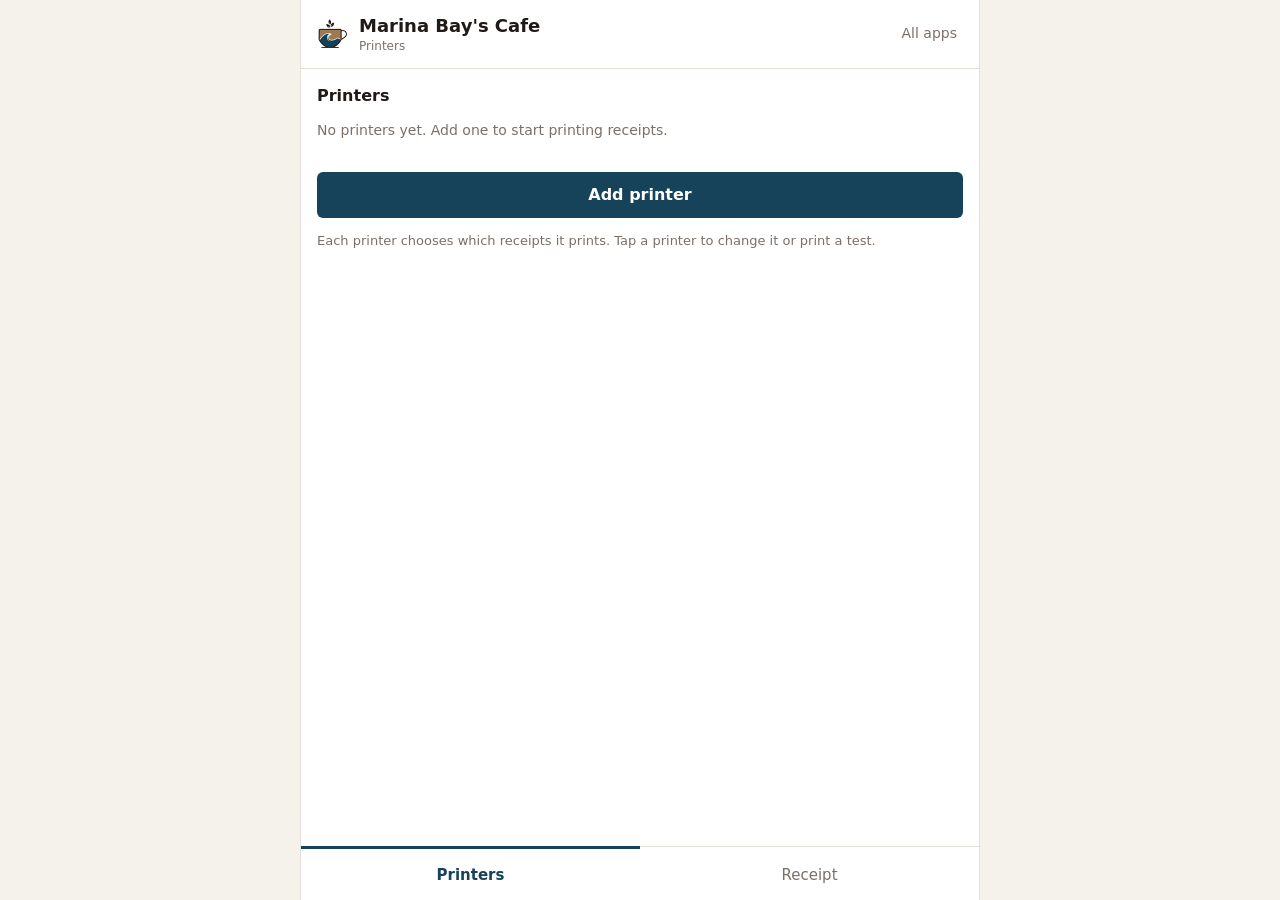
<file: printers.html>
<!DOCTYPE html>
<!-- Copyright (c) 2026 Marina Bay's Cafe. All rights reserved. -->
<html lang="en">
<head>
<meta charset="UTF-8">
<meta name="viewport" content="width=device-width, initial-scale=1, viewport-fit=cover">
<script src="security.js"></script>
<script src="firebase-config.js"></script>
<script src="cloud.js" data-uses=""></script>
<meta name="robots" content="noindex, nofollow">
<meta name="author" content="Marina Bay's Cafe">
<meta name="copyright" content="Copyright 2026 Marina Bay's Cafe. All rights reserved.">
<title>Printers | Marina Bay's Cafe</title>
<meta name="theme-color" content="#17435a">
<link rel="icon" type="image/png" href="icons/favicon-32.png">
<link rel="apple-touch-icon" href="icons/counter-apple-touch-icon.png">
<style>
  :root { --ink: #1f1a17; --muted: #7a7068; --line: #e4dfd7; --soft: #f5f2ec; --teal: #17435a; --brown: #9b7952; --bad: #a4372b; }
  * { box-sizing: border-box; -webkit-tap-highlight-color: transparent; }
  html, body { margin: 0; height: 100%; }
  body { font-family: system-ui, -apple-system, "Segoe UI", Roboto, "Helvetica Neue", Arial, sans-serif; color: var(--ink); background: var(--soft); font-size: 16px; line-height: 1.35; }
  .app { max-width: 480px; margin: 0 auto; height: 100%; display: flex; flex-direction: column; background: #fff; border-left: 1px solid var(--line); border-right: 1px solid var(--line); }
  .top { display: flex; align-items: center; gap: 10px; padding: calc(10px + env(safe-area-inset-top)) 12px 10px 16px; border-bottom: 1px solid var(--line); }
  .top img { width: 32px; height: 32px; }
  .top b { font-size: 16px; font-weight: 650; }
  .top span.sub { display: block; font-size: 12px; color: var(--muted); }
  .apps { margin-left: auto; display: flex; gap: 2px; }
  .apps a { padding: 8px 10px; font-size: 14px; color: var(--muted); text-decoration: none; border-bottom: 2px solid transparent; }
  main { flex: 1; overflow-y: auto; -webkit-overflow-scrolling: touch; }
  .view { display: none; }
  .view.on { display: block; }

  .sect { padding: 16px 16px 6px; font-weight: 650; }
  .sub-note { padding: 0 16px 10px; font-size: 13px; color: var(--muted); }

  .prow { display: flex; align-items: center; gap: 12px; width: 100%; text-align: left; padding: 14px 16px; border: none; border-top: 1px solid var(--line); background: #fff; font: inherit; color: var(--ink); cursor: pointer; }
  .prow:last-of-type { border-bottom: 1px solid var(--line); }
  .prow:active { background: var(--soft); }
  .prow .what { flex: 1; min-width: 0; }
  .prow b { display: block; font-weight: 650; }
  .prow span { display: block; font-size: 13px; color: var(--muted); }
  .prow i { font-style: normal; font-size: 22px; color: var(--muted); }
  .empty { padding: 8px 16px 18px; color: var(--muted); font-size: 14px; }
  .add-btn { display: block; width: calc(100% - 32px); margin: 14px 16px; height: 46px; border: none; border-radius: 6px; background: var(--teal); color: #fff; font: inherit; font-weight: 650; font-size: 16px; cursor: pointer; }
  .add-btn:active { opacity: .8; }

  .editbar { display: flex; align-items: center; gap: 4px; padding: 6px 8px; border-bottom: 1px solid var(--line); }
  .editbar b { font-weight: 650; }
  .icon-btn { width: 44px; height: 44px; border: none; background: none; color: var(--ink); font-size: 24px; cursor: pointer; border-radius: 6px; }
  .icon-btn:active { background: var(--soft); }

  .frow { display: flex; align-items: center; justify-content: space-between; gap: 12px; min-height: 52px; padding: 0 16px; border-bottom: 1px solid var(--line); }
  .frow label { font-weight: 600; font-size: 15px; flex: none; }
  .frow.top-align { align-items: flex-start; padding-top: 12px; padding-bottom: 12px; }
  .field { flex: 1; min-width: 0; max-width: 240px; border: none; border-bottom: 1.5px solid #c9c1b5; background: none; font: inherit; font-size: 16px; text-align: right; color: var(--ink); padding: 8px 0; border-radius: 0; appearance: none; -webkit-appearance: none; }
  select.field { text-align-last: right; }
  textarea.field { text-align: left; resize: none; max-width: none; width: 100%; padding: 8px 2px; }
  .field:focus { outline: none; border-bottom-color: var(--teal); }
  .block { padding: 12px 16px; border-bottom: 1px solid var(--line); }
  .block label { display: block; font-weight: 600; font-size: 15px; margin-bottom: 2px; }
  .block small { display: block; color: var(--muted); font-size: 13px; margin-bottom: 4px; }
  .check { display: flex; align-items: center; gap: 12px; padding: 0 16px; min-height: 48px; border-bottom: 1px solid var(--line); font-size: 15px; }
  .check input { width: 20px; height: 20px; accent-color: var(--teal); }
  .devbtn { border: 1.5px solid var(--teal); background: #fff; color: var(--teal); border-radius: 6px; font: inherit; font-weight: 650; font-size: 14px; padding: 8px 12px; cursor: pointer; }
  .devname { font-size: 14px; color: var(--muted); text-align: right; flex: 1; min-width: 0; overflow: hidden; text-overflow: ellipsis; white-space: nowrap; }
  .help { margin: 0; padding: 12px 16px; font-size: 13px; color: var(--muted); background: var(--soft); border-bottom: 1px solid var(--line); }
  .help.warn { color: var(--bad); }
  .actions { display: flex; align-items: center; gap: 12px; padding: 14px 16px; }
  .primary { flex: 1; height: 46px; border: none; border-radius: 6px; background: var(--teal); color: #fff; font: inherit; font-weight: 650; font-size: 16px; cursor: pointer; }
  .secondary { height: 46px; padding: 0 16px; border: 1.5px solid var(--teal); border-radius: 6px; background: #fff; color: var(--teal); font: inherit; font-weight: 650; cursor: pointer; }
  .text-btn { border: none; background: none; font: inherit; font-size: 14px; color: var(--bad); text-decoration: underline; cursor: pointer; padding: 8px 2px; }
  button:disabled { opacity: .6; }

  pre.preview { margin: 0 16px 16px; padding: 14px; background: var(--soft); border: 1px solid var(--line); border-radius: 4px; font: 12.5px/1.3 "Courier New", Courier, monospace; overflow-x: auto; white-space: pre; }

  .tabs { display: grid; grid-template-columns: repeat(2, 1fr); border-top: 1px solid var(--line); padding-bottom: env(safe-area-inset-bottom); background: #fff; }
  .tab { border: none; background: none; font: inherit; font-size: 14px; color: var(--muted); padding: 13px 0 12px; cursor: pointer; border-top: 3px solid transparent; margin-top: -1px; }
  .tab.on { color: var(--teal); font-weight: 650; border-top-color: var(--teal); }
  .toast { position: fixed; left: 50%; bottom: 90px; transform: translateX(-50%); background: var(--ink); color: #fff; padding: 8px 14px; border-radius: 6px; font-size: 13px; opacity: 0; pointer-events: none; transition: opacity .2s; max-width: 90%; text-align: center; }
  .toast.on { opacity: 1; }
  :focus-visible { outline: 2px solid var(--brown); outline-offset: 1px; }
  @media (prefers-reduced-motion: reduce) { .toast { transition: none; } }
</style>
<link rel="stylesheet" href="wide.css">
</head>
<body class="pg-narrow">
<div class="app">
  <div class="top">
    <a href="index.html" aria-label="Home" style="display:flex"><img src="icons/logo-64.png" alt=""></a>
    <div><b>Marina Bay's Cafe</b><span class="sub">Printers</span></div>
    <nav class="apps" aria-label="Apps"><a href="index.html">All apps</a></nav>
  </div>

  <main id="main">
    <!-- PRINTER LIST -->
    <section class="view on" id="v-list">
      <div class="sect">Printers</div>
      <div id="plist"></div>
      <button class="add-btn" id="addBtn">Add printer</button>
      <p class="sub-note">Each printer chooses which receipts it prints. Tap a printer to change it or print a test.</p>
    </section>

    <!-- EDIT PRINTER -->
    <section class="view" id="v-edit">
      <div class="editbar">
        <button class="icon-btn" id="back" aria-label="Back">&#8249;</button>
        <b id="editTitle">Add printer</b>
      </div>
      <div class="frow"><label for="fName">Name</label><input class="field" id="fName" type="text" maxlength="30" placeholder="Counter printer" autocomplete="off"></div>
      <div class="frow"><label for="fType">Connection</label><select class="field" id="fType"></select></div>
      <div class="frow" id="devRow"><label>Printer</label><span class="devname" id="devName"></span><button class="devbtn" id="pairBtn">Choose</button></div>
      <p class="help" id="typeHelp"></p>
      <div class="frow"><label for="fWidth">Paper width</label>
        <select class="field" id="fWidth"><option value="58">58 mm</option><option value="80">80 mm</option></select></div>
      <div class="frow"><label for="fCopies">Copies</label>
        <select class="field" id="fCopies"><option>1</option><option>2</option><option>3</option></select></div>
      <label class="check" id="cutRow"><input type="checkbox" id="fCut"> Cut paper after printing</label>
      <div class="sect" style="padding-bottom:2px">Print these receipts</div>
      <label class="check"><input type="checkbox" id="kCounter"> Money counter receipts</label>
      <label class="check"><input type="checkbox" id="kExpense"> Expense receipts</label>
      <label class="check"><input type="checkbox" id="kPos"> POS order receipts</label>
      <label class="check"><input type="checkbox" id="kShift"> Shift reports</label>
      <div class="actions">
        <button class="primary" id="saveBtn">Save</button>
        <button class="secondary" id="testBtn">Print test</button>
      </div>
      <div class="actions" style="padding-top:0"><button class="text-btn" id="delBtn">Delete this printer</button></div>
    </section>

    <!-- RECEIPT -->
    <section class="view" id="v-receipt">
      <div class="sect">Receipt header and footer</div>
      <div class="block"><label for="rShop">Shop name</label><input class="field" id="rShop" type="text" maxlength="40" style="max-width:none;width:100%;text-align:left" autocomplete="off"></div>
      <div class="block"><label for="rDetails">Details under the name</label><small>Address, phone, or anything else. One line per row.</small><textarea class="field" id="rDetails" rows="3" maxlength="200"></textarea></div>
      <div class="block"><label for="rFooter">Message at the bottom</label><small>For example, a thank you line.</small><textarea class="field" id="rFooter" rows="2" maxlength="120"></textarea></div>
      <label class="check"><input type="checkbox" id="rLogo"> Print the logo at the top</label>
      <p class="help">The logo is printed as a small black and white picture. If your printer prints strange characters at the top, turn this off.</p>
      <div class="frow"><label for="pvWidth">Preview paper</label>
        <select class="field" id="pvWidth"><option value="58">58 mm</option><option value="80">80 mm</option></select></div>
      <div class="sect">Preview</div>
      <pre class="preview" id="preview"></pre>
    </section>
  </main>

  <nav class="tabs">
    <button class="tab on" data-v="list">Printers</button>
    <button class="tab" data-v="receipt">Receipt</button>
  </nav>
</div>
<div class="toast" id="toast"></div>

<script src="receipt-logo.js"></script>
<script src="printer.js"></script>
<script>
(function () {
  var P = window.MBPrinter, S = P.state;
  var $ = function (id) { return document.getElementById(id); };
  function esc(s) { return String(s).replace(/[&<>"]/g, function (c) { return { '&': '&amp;', '<': '&lt;', '>': '&gt;', '"': '&quot;' }[c]; }); }
  var toastTimer;
  function toast(m) { var t = $('toast'); t.textContent = m; t.classList.add('on'); clearTimeout(toastTimer); toastTimer = setTimeout(function () { t.classList.remove('on'); }, 2600); }

  var HELP = {
    ble: 'Sends the receipt straight to a Bluetooth LE printer. Works in Chrome. Many cheap printers use older Bluetooth that Chrome cannot see. If yours is not listed, use RawBT.',
    usb: 'Sends the receipt straight to a USB printer. Works in Chrome on Android (with a USB adapter) and on computers. On Windows the printer may need a WinUSB driver first.',
    rawbt: 'Android only. Install RawBT from the Play Store and set up your printer there once. It can use Bluetooth, USB, or a network printer (port 9100). This app hands each receipt to RawBT.',
    dialog: 'Uses the normal print dialog of your phone or computer. Good for printers that are already installed on the device.'
  };

  /* ---------- tabs ---------- */
  function show(v) {
    ['list', 'edit', 'receipt'].forEach(function (n) { $('v-' + n).classList.toggle('on', n === v); });
    document.querySelectorAll('.tab').forEach(function (t) { t.classList.toggle('on', t.getAttribute('data-v') === (v === 'edit' ? 'list' : v)); });
    $('main').scrollTop = 0;
    if (v === 'list') paintList();
    if (v === 'receipt') paintReceipt();
  }
  document.querySelectorAll('.tab').forEach(function (t) { t.onclick = function () { show(t.getAttribute('data-v')); }; });

  /* ---------- list ---------- */
  function kindsText(p) { var n = { counter: 'Counter', expense: 'Expenses', pos: 'POS', shift: 'Shift' }; return p.kinds.length ? p.kinds.map(function (k) { return n[k] || k; }).join(', ') : 'Not printing anything'; }
  function paintList() {
    var h = '';
    S.printers.forEach(function (p) {
      h += '<button class="prow" data-id="' + p.id + '"><div class="what"><b>' + esc(p.name || 'Printer') + '</b><span>' +
        esc(P.TYPES[p.type]) + (p.devName ? ' &middot; ' + esc(p.devName) : '') + ' &middot; ' + p.width + ' mm</span><span>' + esc(kindsText(p)) + '</span></div><i>&#8250;</i></button>';
    });
    $('plist').innerHTML = h || '<div class="empty">No printers yet. Add one to start printing receipts.</div>';
  }
  $('plist').addEventListener('click', function (e) {
    var b = e.target.closest('button[data-id]'); if (!b) return;
    var p = S.printers.filter(function (x) { return x.id === b.getAttribute('data-id'); })[0];
    if (p) openEdit(JSON.parse(JSON.stringify(p)), false);
  });
  $('addBtn').onclick = function () { openEdit(P.newPrinter(), true); };

  /* ---------- edit ---------- */
  var ed = null, isNew = false;
  (function fillTypes() {
    var h = '';
    Object.keys(P.TYPES).forEach(function (k) { h += '<option value="' + k + '">' + P.TYPES[k] + '</option>'; });
    $('fType').innerHTML = h;
  })();
  function openEdit(p, fresh) {
    ed = p; isNew = fresh;
    $('editTitle').textContent = fresh ? 'Add printer' : 'Edit printer';
    $('fName').value = p.name; $('fType').value = p.type;
    $('fWidth').value = String(p.width); $('fCopies').value = String(p.copies);
    $('fCut').checked = !!p.cut;
    $('kCounter').checked = p.kinds.indexOf('counter') !== -1;
    $('kExpense').checked = p.kinds.indexOf('expense') !== -1;
    $('kPos').checked = p.kinds.indexOf('pos') !== -1;
    $('kShift').checked = p.kinds.indexOf('shift') !== -1;
    $('delBtn').style.display = fresh ? 'none' : '';
    paintType();
    show('edit');
  }
  function paintType() {
    var t = ed.type, needsDev = t === 'ble' || t === 'usb';
    $('devRow').style.display = needsDev ? '' : 'none';
    $('devName').textContent = ed.devName || 'None chosen';
    $('pairBtn').textContent = ed.devName ? 'Change' : 'Choose';
    $('cutRow').style.display = t === 'dialog' ? 'none' : '';
    var help = HELP[t], warn = false;
    if (!P.can[t]) { help = (t === 'rawbt' ? 'RawBT only works on Android phones.' : 'This browser cannot use this connection. Try Chrome.') + ' ' + help; warn = true; }
    $('typeHelp').textContent = help; $('typeHelp').classList.toggle('warn', warn);
  }
  function readForm() {
    ed.name = $('fName').value.trim(); ed.type = $('fType').value;
    ed.width = +$('fWidth').value === 80 ? 80 : 58; ed.copies = +$('fCopies').value || 1;
    ed.cut = $('fCut').checked;
    ed.kinds = [];
    if ($('kCounter').checked) ed.kinds.push('counter');
    if ($('kExpense').checked) ed.kinds.push('expense');
    if ($('kPos').checked) ed.kinds.push('pos');
    if ($('kShift').checked) ed.kinds.push('shift');
  }
  $('fType').onchange = function () {
    var old = ed.type; readForm();
    if (old !== ed.type) { ed.devName = ''; ed.usb = null; }
    if (ed.type === 'dialog') ed.cut = false;
    paintType();
  };
  $('back').onclick = function () { show('list'); };
  $('pairBtn').onclick = async function () {
    readForm(); var b = $('pairBtn'); b.disabled = true;
    try { await P.pair(ed); toast('Printer chosen'); }
    catch (e) { if (!P.isCancel(e)) toast('Could not connect: ' + ((e && e.message) || e)); }
    b.disabled = false; paintType();
  };
  $('saveBtn').onclick = function () {
    readForm();
    if (!ed.name) ed.name = P.TYPES[ed.type];
    if ((ed.type === 'ble' || ed.type === 'usb') && !ed.devName && !confirm('No printer device is chosen yet. Save anyway?')) return;
    var i = -1; S.printers.forEach(function (p, n) { if (p.id === ed.id) i = n; });
    if (i === -1) S.printers.push(ed); else S.printers[i] = ed;
    P.save(); toast('Saved'); show('list');
  };
  $('testBtn').onclick = async function () {
    readForm(); var b = $('testBtn'); b.disabled = true; var old = b.textContent; b.textContent = 'Printing...';
    try { await P.test(ed); toast('Test sent'); }
    catch (e) { if (!P.isCancel(e)) toast('Could not print: ' + ((e && e.message) || e)); }
    b.disabled = false; b.textContent = old; paintType();
  };
  $('delBtn').onclick = function () {
    if (!confirm('Delete this printer?')) return;
    S.printers = S.printers.filter(function (p) { return p.id !== ed.id; });
    P.state.printers = S.printers; P.save(); show('list');
  };

  /* ---------- receipt ---------- */
  function sample(p) {
    p.header('Daily cash count', 'Mon, Oct 12, 2026');
    p.row('1000 x 2', '2,000.00');
    p.row('50 x 1', '50.00');
    p.rule();
    p.row('Cash on hand', '2,050.00');
    p.row('Online payment', '300.00');
    p.row('TOTAL MONEY', '2,350.00', { b: true });
    p.footer();
  }
  function paintPreview() { $('preview').innerHTML = P.previewHtml(sample, +$('pvWidth').value); }
  function paintReceipt() {
    $('rLogo').checked = S.receipt.logo !== false;
    $('rShop').value = S.receipt.shop || ''; $('rDetails').value = S.receipt.details || ''; $('rFooter').value = S.receipt.footer || '';
    paintPreview();
  }
  [['rShop', 'shop'], ['rDetails', 'details'], ['rFooter', 'footer']].forEach(function (m) {
    $(m[0]).addEventListener('input', function () { S.receipt[m[1]] = $(m[0]).value; P.save(); paintPreview(); });
  });
  $('pvWidth').onchange = paintPreview;
  $('rLogo').onchange = function () { S.receipt.logo = $('rLogo').checked; P.save(); paintPreview(); };

  paintList();
})();
</script>
</body>
</html>
</file>
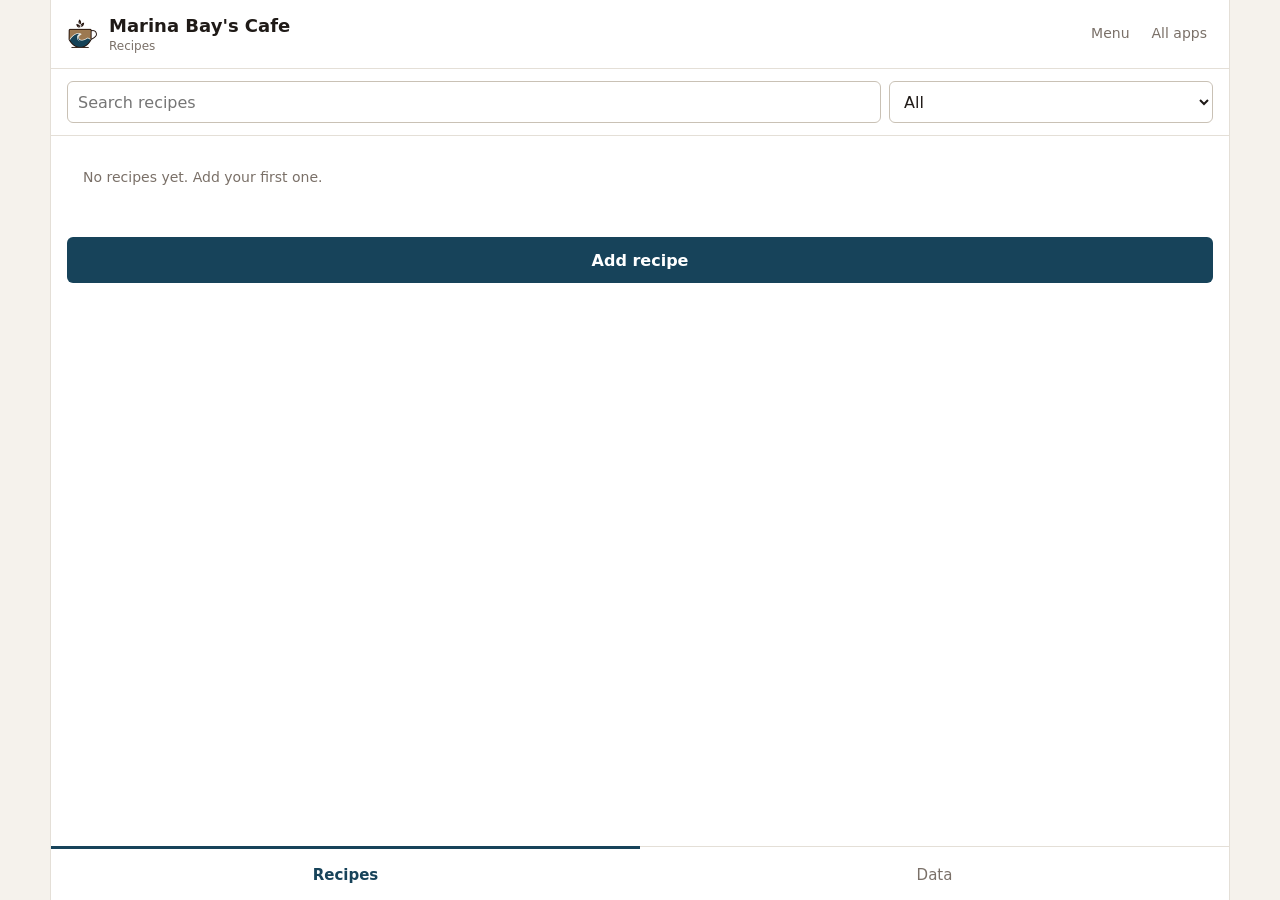
<file: recipes.html>
<!DOCTYPE html>
<!-- Copyright (c) 2026 Marina Bay's Cafe. All rights reserved. -->
<html lang="en">
<head>
<meta charset="UTF-8">
<meta name="viewport" content="width=device-width, initial-scale=1, viewport-fit=cover">
<script src="security.js"></script>
<script src="firebase-config.js"></script>
<script src="cloud.js" data-uses="recipes,menu,inventory"></script>
<meta name="robots" content="noindex, nofollow">
<meta name="author" content="Marina Bay's Cafe">
<meta name="copyright" content="Copyright 2026 Marina Bay's Cafe. All rights reserved.">
<title>Recipes | Marina Bay's Cafe</title>
<meta name="theme-color" content="#17435a">
<link rel="icon" type="image/png" href="icons/favicon-32.png">
<link rel="apple-touch-icon" href="icons/counter-apple-touch-icon.png">
<link rel="stylesheet" href="app.css">
<style>
  .tabs { grid-template-columns: repeat(2, 1fr); }
  .filters { display: flex; gap: 8px; padding: 10px 16px; border-bottom: 1px solid var(--line); }
  .filters input, .filters select { height: 42px; border: 1.5px solid #c9c1b5; border-radius: 6px; padding: 0 10px; font: inherit; background: #fff; color: var(--ink); min-width: 0; }
  .filters input { flex: 1; }
  .filters select { max-width: 45%; }
  .ing { padding: 8px 16px; border-bottom: 1px solid var(--line); }
  .ing .r1, .ing .r2 { display: flex; gap: 8px; align-items: center; }
  .ing .r2 { margin-top: 6px; }
  .ing .f { border: 1.5px solid #c9c1b5; border-radius: 6px; height: 40px; padding: 0 8px; font: inherit; background: #fff; color: var(--ink); min-width: 0; }
  .ing .f:focus { outline: none; border-color: var(--teal); }
  .ing .nm { flex: 1; }
  .ing .am { width: 30%; }
  .ing .un { width: 30%; }
  .ing .co { flex: 1; }
  .ing .x { width: 36px; height: 36px; border: none; background: none; color: var(--muted); font-size: 20px; cursor: pointer; flex: none; }
  .costline { padding: 12px 16px; font-size: 14px; color: var(--muted); border-bottom: 1px solid var(--line); background: var(--soft); }
  .costline b { color: var(--ink); }
  .v-title { padding: 14px 16px 4px; font-size: 20px; font-weight: 650; }
  .v-sub { padding: 0 16px 10px; color: var(--muted); font-size: 14px; }
  .v-row { display: flex; justify-content: space-between; gap: 12px; padding: 10px 16px; border-top: 1px solid var(--line); }
  .v-row span:last-child { color: var(--muted); text-align: right; }
  ol.steps { margin: 0; padding: 4px 16px 8px 36px; }
  ol.steps li { padding: 5px 0; }
  .v-text { padding: 4px 16px 12px; white-space: pre-wrap; }
</style>
<link rel="stylesheet" href="wide.css">
</head>
<body class="pg-recipes">
<div class="app">
  <div class="top">
    <a href="index.html" aria-label="Home" style="display:flex"><img src="icons/logo-64.png" alt=""></a>
    <div><b>Marina Bay's Cafe</b><span class="sub">Recipes</span></div>
    <nav class="apps" aria-label="Apps"><a href="menu.html">Menu</a><a href="index.html">All apps</a></nav>
  </div>

  <main id="main">
    <!-- LIST -->
    <section class="view on" id="v-list">
      <div class="filters"><input id="q" type="search" placeholder="Search recipes" autocomplete="off" aria-label="Search recipes"><select id="fcat" aria-label="Filter"></select></div>
      <div id="rlist"></div>
      <button class="add-btn" id="addBtn">Add recipe</button>
    </section>

    <!-- VIEW -->
    <section class="view" id="v-view">
      <div class="editbar"><button class="icon-btn" data-back aria-label="Back">&#8249;</button><b>Recipe</b></div>
      <div id="rview"></div>
      <div class="actions"><button class="primary" id="editBtn">Edit recipe</button></div>
    </section>

    <!-- EDIT -->
    <section class="view" id="v-edit">
      <div class="editbar"><button class="icon-btn" data-back aria-label="Back">&#8249;</button><b id="editTitle">Add recipe</b></div>
      <div class="frow"><label for="rName">Name</label><input class="field" id="rName" type="text" maxlength="60" autocomplete="off"></div>
      <div class="frow"><label for="rItem">Menu item</label><select class="field" id="rItem"></select></div>
      <div class="frow"><label for="rSize" id="rSizeLabel">Size</label><span id="rSizeWrap" style="flex:1;display:flex;justify-content:flex-end"></span></div>
      <div class="sect" style="padding-bottom:2px">Ingredients</div>
      <div id="ings"></div>
      <div style="padding:10px 16px"><button class="small-btn" id="addIng">+ Add ingredient</button></div>
      <div class="costline" id="costline"></div>
      <div class="block"><label for="rSteps">Steps</label><small>One step per line.</small><textarea class="field" id="rSteps" rows="5" maxlength="2000"></textarea></div>
      <div class="block"><label for="rNotes">Notes</label><textarea class="field" id="rNotes" rows="2" maxlength="500"></textarea></div>
      <div class="actions"><button class="primary" id="saveBtn">Save</button><button class="text-btn danger" id="delBtn">Delete</button></div>
    </section>

    <!-- DATA -->
    <section class="view" id="v-data">
      <div class="prow" style="cursor:default"><div class="what"><b id="stat"></b><span class="s">Recipes are saved on this device.</span></div></div>
      <button class="prow" id="backup"><div class="what"><b>Save a backup</b><span class="s">Downloads all recipes as a file</span></div><i>&#8250;</i></button>
      <button class="prow" id="restore"><div class="what"><b>Restore from a backup</b><span class="s">Replaces the recipes with a saved backup file</span></div><i>&#8250;</i></button>
      <input type="file" id="file" accept=".json,application/json" hidden>
      <button class="prow" id="csv"><div class="what"><b>Export to spreadsheet (CSV)</b><span class="s">One row per ingredient</span></div><i>&#8250;</i></button>
    </section>
  </main>

  <nav class="tabs">
    <button class="tab on" data-v="list">Recipes</button>
    <button class="tab" data-v="data">Data</button>
  </nav>
</div>
<div class="toast" id="toast"></div>
<datalist id="invnames"></datalist>
<datalist id="units"><option value="g"><option value="kg"><option value="ml"><option value="l"><option value="oz"><option value="pcs"><option value="shot"><option value="scoop"><option value="pump"><option value="tsp"><option value="tbsp"><option value="cup"></datalist>

<script src="menu-default.js"></script>
<script src="inventory-default.js"></script>
<script src="app-data.js"></script>
<script>
(function () {
  var D = window.MBData, esc = D.esc, $ = function (id) { return document.getElementById(id); };
  var R = D.getRecipes();
  $('invnames').innerHTML = D.getInventory().items.map(function (i) { return '<option value="' + esc(i.name) + '">'; }).join('');
  function persist(msg) { if (!D.saveRecipes()) D.toast('Could not save. Storage may be full.'); else if (msg) D.toast(msg); }
  function num(v) { var n = parseFloat(v); return isNaN(n) ? 0 : n; }

  var MAP = { list: 'list', view: 'list', edit: 'list', data: 'data' };
  function show(v) {
    Object.keys(MAP).forEach(function (n) { $('v-' + n).classList.toggle('on', n === v); });
    document.querySelectorAll('.tab').forEach(function (t) { t.classList.toggle('on', t.getAttribute('data-v') === MAP[v]); });
    $('main').scrollTop = 0;
    if (v === 'list') paintList();
    if (v === 'data') paintData();
  }
  document.querySelectorAll('.tab').forEach(function (t) { t.onclick = function () { show(t.getAttribute('data-v')); }; });
  document.querySelectorAll('[data-back]').forEach(function (b) { b.onclick = function () { show('list'); }; });

  function linkedItem(r) { return r.itemId ? D.item(r.itemId) : null; }

  /* ---------- list ---------- */
  function paintFilter() {
    var h = '<option value="all">All</option><option value="none">Not linked</option>';
    D.getMenu().categories.forEach(function (c) { h += '<option value="' + esc(c.id) + '">' + esc(c.name) + '</option>'; });
    var keep = $('fcat').value || 'all';
    $('fcat').innerHTML = h; $('fcat').value = $('fcat').querySelector('option[value="' + keep + '"]') ? keep : 'all';
  }
  function paintList() {
    paintFilter();
    var q = $('q').value.trim().toLowerCase(), f = $('fcat').value, h = '';
    R.recipes.slice().sort(function (a, b) { return a.name.localeCompare(b.name); }).forEach(function (r) {
      var it = linkedItem(r);
      if (f === 'none' && it) return;
      if (f !== 'all' && f !== 'none' && (!it || it.cat !== f)) return;
      if (q && (r.name + ' ' + (it ? it.name : '')).toLowerCase().indexOf(q) === -1) return;
      var cost = D.recipeCost(r);
      h += '<button class="prow" data-id="' + esc(r.id) + '"><div class="what"><b>' + esc(r.name) + '</b><span class="s">' +
        esc((it ? it.name : 'Not linked to a menu item') + (r.size ? ' · ' + r.size : '')) + '</span></div>' +
        (cost ? '<div class="r num">' + D.pesoShort(cost) + '</div>' : '') + '<i>&#8250;</i></button>';
    });
    $('rlist').innerHTML = h || '<div class="empty">' + (R.recipes.length ? 'No recipes match.' : 'No recipes yet. Add your first one.') + '</div>';
  }
  $('q').addEventListener('input', paintList);
  $('fcat').onchange = paintList;
  $('rlist').addEventListener('click', function (e) { var b = e.target.closest('button[data-id]'); if (b) openView(b.getAttribute('data-id')); });
  $('addBtn').onclick = function () { openEdit(null); };

  /* ---------- view ---------- */
  var curId = null;
  function priceFor(r) {
    var it = linkedItem(r); if (!it || !r.size) return null;
    var o = it.options.filter(function (x) { return x.label === r.size; })[0];
    return o ? Number(o.price) : null;
  }
  function openView(id) {
    curId = id;
    var r = R.recipes.filter(function (x) { return x.id === id; })[0]; if (!r) return;
    var it = linkedItem(r), cost = D.recipeCost(r), price = priceFor(r), h = '';
    h += '<div class="v-title">' + esc(r.name) + '</div>';
    h += '<div class="v-sub">' + esc((it ? it.name : 'Not linked to a menu item') + (r.size ? ' · ' + r.size : '')) + '</div>';
    if (cost) {
      var line = 'Cost <b class="num">' + D.peso(cost) + '</b>';
      if (price) line += ' · Selling price <b class="num">' + D.peso(price) + '</b> · Margin <b class="num">' + D.peso(price - cost) + ' (' + Math.round((price - cost) / price * 100) + '%)</b>';
      h += '<div class="costline">' + line + '</div>';
    }
    h += '<div class="sect">Ingredients</div>';
    h += (r.ingredients || []).map(function (g) {
      return '<div class="v-row"><span>' + esc(g.n) + '</span><span class="num">' + esc((g.a !== '' && g.a != null ? g.a + ' ' : '') + (g.u || '')) + '</span></div>';
    }).join('') || '<div class="empty">No ingredients added.</div>';
    var steps = String(r.steps || '').split('\n').map(function (s) { return s.trim(); }).filter(Boolean);
    if (steps.length) h += '<div class="sect">Steps</div><ol class="steps">' + steps.map(function (s) { return '<li>' + esc(s) + '</li>'; }).join('') + '</ol>';
    if (r.notes) h += '<div class="sect">Notes</div><div class="v-text">' + esc(r.notes) + '</div>';
    $('rview').innerHTML = h;
    show('view');
  }
  $('editBtn').onclick = function () { openEdit(curId); };

  /* ---------- edit ---------- */
  var ed = null, isNew = false;
  function paintItemSelect() {
    var h = '<option value="">Not linked</option>';
    var m = D.getMenu();
    m.categories.forEach(function (c) {
      var list = D.itemsIn(c.id); if (!list.length) return;
      h += '<optgroup label="' + esc(c.name) + '">' + list.map(function (i) { return '<option value="' + esc(i.id) + '">' + esc(i.name) + '</option>'; }).join('') + '</optgroup>';
    });
    $('rItem').innerHTML = h; $('rItem').value = ed.itemId || '';
    if ($('rItem').value !== (ed.itemId || '')) $('rItem').value = '';
  }
  function paintSize() {
    var it = ed.itemId ? D.item(ed.itemId) : null;
    if (it && it.options.length) {
      $('rSizeWrap').innerHTML = '<select class="field" id="rSize" aria-labelledby="rSizeLabel">' + it.options.map(function (o) {
        return '<option value="' + esc(o.label) + '">' + esc(o.label) + ' (' + D.pesoShort(o.price) + ')</option>'; }).join('') + '</select>';
      var has = it.options.some(function (o) { return o.label === ed.size; });
      $('rSize').value = has ? ed.size : it.options[0].label; ed.size = $('rSize').value;
    } else {
      $('rSizeWrap').innerHTML = '<input class="field" id="rSize" type="text" maxlength="40" placeholder="Optional" aria-labelledby="rSizeLabel" value="' + esc(ed.size || '') + '">';
    }
    $('rSize').onchange = $('rSize').oninput = function () { ed.size = $('rSize').value; };
  }
  function paintIngs() {
    $('ings').innerHTML = ed.ingredients.map(function (g, i) {
      return '<div class="ing" data-i="' + i + '"><div class="r1"><input class="f nm g-n" type="text" list="invnames" maxlength="40" placeholder="Ingredient" value="' + esc(g.n) + '" aria-label="Ingredient">' +
        '<button class="x" data-rm="' + i + '" aria-label="Remove ingredient">&times;</button></div>' +
        '<div class="r2"><input class="f am g-a num" type="number" inputmode="decimal" min="0" step="any" placeholder="Amount" value="' + esc(g.a) + '" aria-label="Amount">' +
        '<input class="f un g-u" type="text" list="units" maxlength="12" placeholder="Unit" value="' + esc(g.u) + '" aria-label="Unit">' +
        '<input class="f co g-c num" type="number" inputmode="decimal" min="0" step="0.01" placeholder="Cost ₱" value="' + esc(g.c) + '" aria-label="Cost in pesos"></div></div>';
    }).join('');
    paintCost();
  }
  function readIngs() {
    var out = [];
    $('ings').querySelectorAll('.ing').forEach(function (r) {
      out.push({ n: r.querySelector('.g-n').value.trim(), a: r.querySelector('.g-a').value, u: r.querySelector('.g-u').value.trim(), c: r.querySelector('.g-c').value });
    });
    return out;
  }
  function paintCost() {
    var cost = 0; readIngs().forEach(function (g) { cost += num(g.c); });
    var price = ed.itemId && ed.size ? priceFor({ itemId: ed.itemId, size: ed.size }) : null;
    var t = cost ? 'Total cost <b class="num">' + D.peso(cost) + '</b>' : 'Enter the cost of each ingredient to see the total cost.';
    if (cost && price) t += ' · Selling price <b class="num">' + D.peso(price) + '</b> · Margin <b class="num">' + D.peso(price - cost) + '</b>';
    $('costline').innerHTML = t;
  }
  function openEdit(id) {
    if (id) { ed = D.clone(R.recipes.filter(function (x) { return x.id === id; })[0]); isNew = false; }
    else { ed = { id: D.uid('rec'), name: '', itemId: '', size: '', ingredients: [{ n: '', a: '', u: '', c: '' }], steps: '', notes: '' }; isNew = true; }
    $('editTitle').textContent = isNew ? 'Add recipe' : 'Edit recipe';
    $('rName').value = ed.name; $('rSteps').value = ed.steps || ''; $('rNotes').value = ed.notes || '';
    $('delBtn').style.display = isNew ? 'none' : '';
    paintItemSelect(); paintSize(); paintIngs(); show('edit');
  }
  $('rItem').onchange = function () {
    ed.itemId = $('rItem').value; ed.size = '';
    var it = ed.itemId ? D.item(ed.itemId) : null;
    if (it && !$('rName').value.trim()) $('rName').value = it.name;
    paintSize(); paintCost();
  };
  $('addIng').onclick = function () { ed.ingredients = readIngs(); ed.ingredients.push({ n: '', a: '', u: '', c: '' }); paintIngs(); };
  $('ings').addEventListener('click', function (e) {
    var b = e.target.closest('button[data-rm]'); if (!b) return;
    ed.ingredients = readIngs(); ed.ingredients.splice(+b.getAttribute('data-rm'), 1); paintIngs();
  });
  $('ings').addEventListener('input', paintCost);
  $('saveBtn').onclick = function () {
    var name = $('rName').value.trim();
    if (!name) { D.toast('Enter a name'); $('rName').focus(); return; }
    ed.name = name; ed.itemId = $('rItem').value; ed.size = $('rSize').value.trim();
    ed.ingredients = readIngs().filter(function (g) { return g.n || g.a !== '' || g.c !== ''; });
    ed.steps = $('rSteps').value.trim(); ed.notes = $('rNotes').value.trim();
    var idx = -1; R.recipes.forEach(function (x, n) { if (x.id === ed.id) idx = n; });
    if (idx === -1) R.recipes.push(ed); else R.recipes[idx] = ed;
    persist('Saved'); openView(ed.id);
  };
  $('delBtn').onclick = function () {
    if (!confirm('Delete "' + ed.name + '"?')) return;
    R.recipes = R.recipes.filter(function (x) { return x.id !== ed.id; }); D.getRecipes().recipes = R.recipes;
    persist('Deleted'); show('list');
  };

  /* ---------- data ---------- */
  function paintData() { $('stat').textContent = R.recipes.length + (R.recipes.length === 1 ? ' recipe' : ' recipes'); }
  $('backup').onclick = function () { D.download('marina-bays-recipes-' + D.todayPH() + '.json', JSON.stringify(R)); D.toast('Backup saved'); };
  $('restore').onclick = function () { $('file').click(); };
  $('file').onchange = function (e) {
    var f = e.target.files[0]; if (!f) return;
    var rd = new FileReader();
    rd.onload = function () {
      try {
        var data = JSON.parse(rd.result);
        if (!data || !Array.isArray(data.recipes)) throw 0;
        if (confirm('Replace the current recipes with this backup (' + data.recipes.length + ' recipes)?')) {
          D.setRecipes(data); R = D.getRecipes(); paintData(); D.toast('Recipes restored');
        }
      } catch (err) { alert('That file is not a recipes backup.'); }
      $('file').value = '';
    };
    rd.readAsText(f);
  };
  $('csv').onclick = function () {
    function q(s) { return '"' + String(s == null ? '' : s).replace(/"/g, '""') + '"'; }
    var lines = ['Recipe,Menu item,Size,Ingredient,Amount,Unit,Cost'];
    R.recipes.forEach(function (r) {
      var it = linkedItem(r);
      (r.ingredients || []).forEach(function (g) { lines.push([q(r.name), q(it ? it.name : ''), q(r.size), q(g.n), g.a, q(g.u), g.c].join(',')); });
    });
    D.download('marina-bays-recipes.csv', lines.join('\n'), 'text/csv'); D.toast('CSV saved');
  };

  paintList();
  if ('serviceWorker' in navigator && (location.protocol === 'https:' || location.hostname === 'localhost')) {
    navigator.serviceWorker.register('sw.js').catch(function () {});
  }
})();
</script>
</body>
</html>
</file>
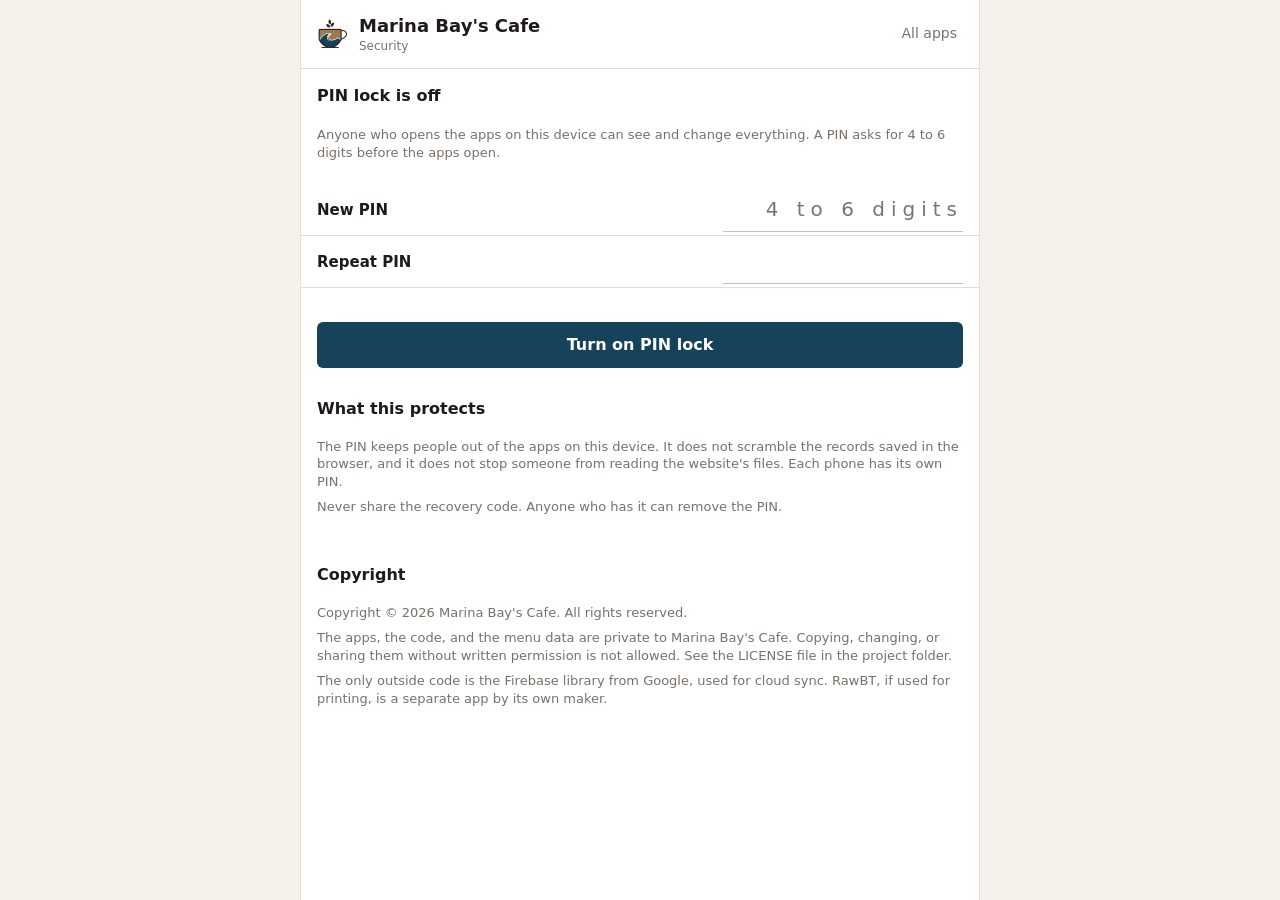
<file: security.html>
<!DOCTYPE html>
<html lang="en">
<head>
<meta charset="UTF-8">
<meta name="viewport" content="width=device-width, initial-scale=1, viewport-fit=cover">
<script src="security.js"></script>
<meta name="robots" content="noindex, nofollow">
<meta name="author" content="Marina Bay's Cafe">
<meta name="copyright" content="Copyright 2026 Marina Bay's Cafe. All rights reserved.">
<title>Security | Marina Bay's Cafe</title>
<meta name="theme-color" content="#17435a">
<link rel="icon" type="image/png" href="icons/favicon-32.png">
<link rel="apple-touch-icon" href="icons/counter-apple-touch-icon.png">
<link rel="stylesheet" href="app.css">
<style>
  .pin-field { letter-spacing: 6px; font-size: 20px; }
  .code { margin: 12px 16px; padding: 16px; border: 1.5px dashed var(--teal); border-radius: 6px; text-align: center; font: 650 22px/1.2 "Courier New", Courier, monospace; letter-spacing: 2px; user-select: all; }
  .msg { padding: 10px 16px; font-size: 14px; color: var(--bad); min-height: 20px; }
  .msg.ok { color: var(--teal); }
  .about { padding: 12px 16px 24px; font-size: 13px; color: var(--muted); }
  .about p { margin: 0 0 8px; }
</style>
<link rel="stylesheet" href="wide.css">
</head>
<body class="pg-narrow">
<div class="app">
  <div class="top">
    <a href="index.html" aria-label="Home" style="display:flex"><img src="icons/logo-64.png" alt=""></a>
    <div><b>Marina Bay's Cafe</b><span class="sub">Security</span></div>
    <nav class="apps" aria-label="Apps"><a href="index.html">All apps</a></nav>
  </div>

  <main id="main">
    <!-- PIN is off -->
    <section class="view" id="v-off">
      <div class="sect">PIN lock is off</div>
      <p class="sub-note">Anyone who opens the apps on this device can see and change everything. A PIN asks for 4 to 6 digits before the apps open.</p>
      <p class="help" id="noHash" hidden>A PIN can only be set when the app is opened from its https link (your GitHub Pages address).</p>
      <div class="frow"><label for="newPin">New PIN</label><input class="field pin-field" id="newPin" type="password" inputmode="numeric" maxlength="6" autocomplete="new-password" placeholder="4 to 6 digits"></div>
      <div class="frow"><label for="newPin2">Repeat PIN</label><input class="field pin-field" id="newPin2" type="password" inputmode="numeric" maxlength="6" autocomplete="new-password"></div>
      <div class="msg" id="offMsg"></div>
      <div class="actions"><button class="primary" id="turnOn">Turn on PIN lock</button></div>
    </section>

    <!-- recovery code, shown once -->
    <section class="view" id="v-code">
      <div class="sect">Your recovery code</div>
      <p class="sub-note">Write this code on paper and keep it somewhere safe. It is shown only once. If you forget the PIN, this code is the only way to reset it.</p>
      <div class="code" id="codeBox"></div>
      <div class="actions"><button class="primary" id="gotCode">I wrote it down</button></div>
    </section>

    <!-- PIN is on -->
    <section class="view" id="v-on">
      <div class="sect">PIN lock is on</div>
      <div class="actions" style="padding-top:4px"><button class="secondary" id="lockNow">Lock now</button></div>
      <div class="frow"><label for="auto">Lock after</label>
        <select class="field" id="auto">
          <option value="1">1 minute of no use</option><option value="5">5 minutes of no use</option><option value="10">10 minutes of no use</option>
          <option value="30">30 minutes of no use</option><option value="0">Only when the app is closed</option>
        </select></div>

      <div class="sect">Change PIN</div>
      <div class="frow"><label for="curPin">Current PIN</label><input class="field pin-field" id="curPin" type="password" inputmode="numeric" maxlength="6" autocomplete="current-password"></div>
      <div class="frow"><label for="chPin">New PIN</label><input class="field pin-field" id="chPin" type="password" inputmode="numeric" maxlength="6" autocomplete="new-password"></div>
      <div class="frow"><label for="chPin2">Repeat new PIN</label><input class="field pin-field" id="chPin2" type="password" inputmode="numeric" maxlength="6" autocomplete="new-password"></div>
      <div class="msg" id="chMsg"></div>
      <div class="actions"><button class="primary" id="changeBtn">Change PIN</button></div>

      <div class="sect">Turn off the lock</div>
      <div class="frow"><label for="offPin">Current PIN</label><input class="field pin-field" id="offPin" type="password" inputmode="numeric" maxlength="6" autocomplete="current-password"></div>
      <div class="msg" id="rmMsg"></div>
      <div class="actions"><button class="text-btn danger" id="removeBtn">Turn off PIN lock</button></div>
    </section>

    <div class="sect">What this protects</div>
    <div class="about">
      <p>The PIN keeps people out of the apps on this device. It does not scramble the records saved in the browser, and it does not stop someone from reading the website's files. Each phone has its own PIN.</p>
      <p>Never share the recovery code. Anyone who has it can remove the PIN.</p>
    </div>

    <div class="sect">Copyright</div>
    <div class="about">
      <p>Copyright &copy; 2026 Marina Bay's Cafe. All rights reserved.</p>
      <p>The apps, the code, and the menu data are private to Marina Bay's Cafe. Copying, changing, or sharing them without written permission is not allowed. See the LICENSE file in the project folder.</p>
      <p>The only outside code is the Firebase library from Google, used for cloud sync. RawBT, if used for printing, is a separate app by its own maker.</p>
    </div>
  </main>
</div>
<div class="toast" id="toast"></div>

<script src="app-data.js"></script>
<script>
(function () {
  var S = window.MBSecurity, D = window.MBData, $ = function (id) { return document.getElementById(id); };
  var showCode = false;
  function digits(v) { return /^\d{4,6}$/.test(v); }
  function msg(id, text, ok) { var m = $(id); m.textContent = text || ''; m.className = 'msg' + (ok ? ' ok' : ''); }

  function paint() {
    var on = S.enabled();
    $('v-code').classList.toggle('on', showCode);
    $('v-off').classList.toggle('on', !on && !showCode);
    $('v-on').classList.toggle('on', on && !showCode);
    $('noHash').hidden = S.canHash();
    $('auto').value = String(S.auto() === undefined ? 10 : S.auto());
    if (!$('auto').value) $('auto').value = '10';
  }

  $('turnOn').onclick = async function () {
    var a = $('newPin').value, b = $('newPin2').value;
    if (!digits(a)) { msg('offMsg', 'The PIN must be 4 to 6 digits.'); return; }
    if (a !== b) { msg('offMsg', 'The two PINs do not match.'); return; }
    try {
      $('codeBox').textContent = await S.setPin(a);
      $('newPin').value = ''; $('newPin2').value = ''; msg('offMsg', '');
      showCode = true; paint(); window.scrollTo(0, 0);
    } catch (e) { msg('offMsg', e.message || 'Could not set the PIN.'); }
  };
  $('gotCode').onclick = function () { $('codeBox').textContent = ''; showCode = false; paint(); D.toast('PIN lock is on'); };
  $('lockNow').onclick = function () { S.lockNow(); };
  $('auto').onchange = function () { S.setAuto($('auto').value); D.toast('Saved'); };

  $('changeBtn').onclick = async function () {
    var cur = $('curPin').value, a = $('chPin').value, b = $('chPin2').value;
    if (!(await S.verify(cur))) { msg('chMsg', 'The current PIN is not right.'); return; }
    if (!digits(a)) { msg('chMsg', 'The new PIN must be 4 to 6 digits.'); return; }
    if (a !== b) { msg('chMsg', 'The new PINs do not match.'); return; }
    try {
      $('codeBox').textContent = await S.setPin(a);
      ['curPin', 'chPin', 'chPin2'].forEach(function (i) { $(i).value = ''; }); msg('chMsg', '');
      showCode = true; paint(); window.scrollTo(0, 0);
    } catch (e) { msg('chMsg', e.message || 'Could not change the PIN.'); }
  };
  $('removeBtn').onclick = async function () {
    if (!(await S.verify($('offPin').value))) { msg('rmMsg', 'The current PIN is not right.'); return; }
    if (!confirm('Turn off the PIN lock on this device?')) return;
    S.removePin(); $('offPin').value = ''; msg('rmMsg', ''); paint(); D.toast('PIN lock is off');
  };

  if (/[?&]new=1/.test(location.search)) msg('offMsg', 'The old PIN was reset. Set a new PIN below.', true);
  paint();
  if ('serviceWorker' in navigator && (location.protocol === 'https:' || location.hostname === 'localhost')) {
    navigator.serviceWorker.register('sw.js').catch(function () {});
  }
})();
</script>
</body>
</html>
</file>
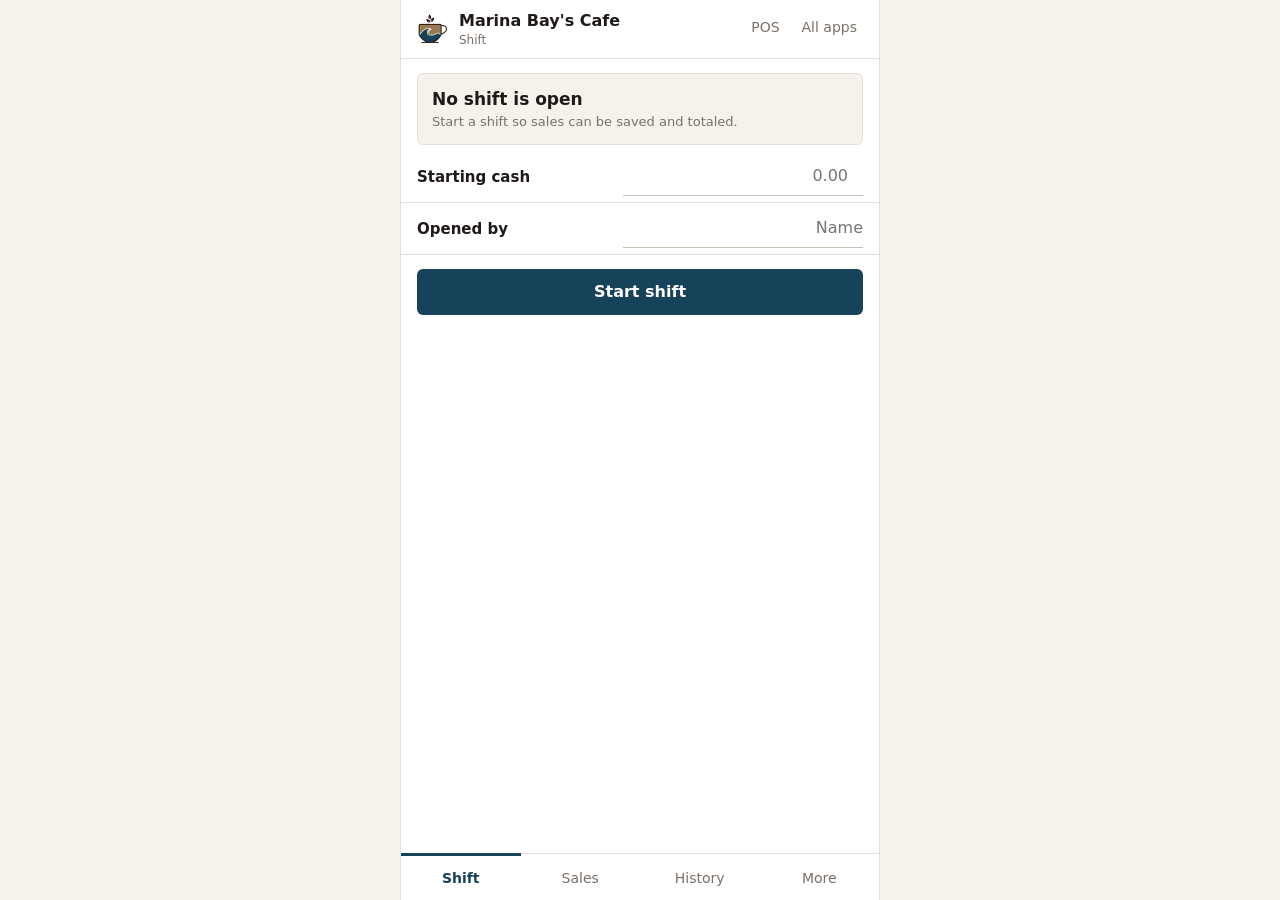
<file: shift.html>
<!DOCTYPE html>
<html lang="en">
<!-- Copyright (c) 2026 Marina Bay's Cafe. All rights reserved. -->
<head>
<meta charset="UTF-8">
<meta name="viewport" content="width=device-width, initial-scale=1, viewport-fit=cover">
<script src="security.js"></script>
<script src="firebase-config.js"></script>
<script src="cloud.js" data-uses="sales,shifts,expenses,counter"></script>
<meta name="robots" content="noindex, nofollow">
<meta name="author" content="Marina Bay's Cafe">
<meta name="copyright" content="Copyright 2026 Marina Bay's Cafe. All rights reserved.">
<title>Shift | Marina Bay's Cafe</title>
<meta name="theme-color" content="#17435a">
<link rel="icon" type="image/png" href="icons/favicon-32.png">
<link rel="apple-touch-icon" href="icons/counter-apple-touch-icon.png">
<link rel="stylesheet" href="app.css">
<style>
  .tabs { grid-template-columns: repeat(4, 1fr); }
  .state { margin: 14px 16px 6px; padding: 14px; border: 1px solid var(--line); border-radius: 6px; background: var(--soft); }
  .state b { display: block; font-size: 17px; }
  .state span { display: block; font-size: 13px; color: var(--muted); margin-top: 2px; }
  .state.open { border-color: #cfdde4; background: #eef3f5; }
  .rrow { display: flex; justify-content: space-between; gap: 12px; padding: 9px 16px; border-top: 1px solid var(--line); font-size: 15px; }
  .rrow.strong { font-weight: 650; }
  .rrow span:first-child { min-width: 0; }
  .rrow small { display: block; font-size: 12px; color: var(--muted); font-weight: 400; }
  .none { padding: 10px 16px; color: var(--muted); font-size: 14px; border-top: 1px solid var(--line); }
  .pos { color: #2f6b4f; } .neg { color: var(--bad); }
  .totalrow { display: flex; justify-content: space-between; align-items: baseline; padding: 12px 16px; font-size: 17px; font-weight: 700; border-top: 1px solid var(--line); }
  .msg { padding: 0 16px 8px; font-size: 14px; color: var(--muted); }
  .mini { font-size: 13px; color: var(--muted); padding: 0 16px 10px; }
</style>
</head>
<body class="pg-narrow">
<div class="app">
  <div class="top">
    <a href="index.html" aria-label="Home" style="display:flex"><img src="icons/logo-64.png" alt=""></a>
    <div><b>Marina Bay's Cafe</b><span class="sub">Shift</span></div>
    <nav class="apps" aria-label="Apps"><a href="pos.html">POS</a><a href="index.html">All apps</a></nav>
  </div>

  <main id="main">
    <section class="view on" id="v-shift"><div id="shiftBody"></div></section>
    <section class="view" id="v-sales"><div id="salesBody"></div></section>
    <section class="view" id="v-hist"><div id="histBody"></div></section>
    <section class="view" id="v-detail">
      <div class="editbar"><button class="icon-btn" id="back" aria-label="Back">&#8249;</button><b id="detailTitle">Shift report</b></div>
      <div id="detailBody"></div>
      <div class="actions"><button class="primary" id="detailPrint">Print report</button></div>
    </section>
    <section class="view" id="v-more">
      <div class="sect">This device</div>
      <div class="frow"><label for="posName">POS name</label><input class="field" id="posName" type="text" maxlength="20" autocomplete="off"></div>
      <p class="help">The name printed as "POS" on the shift report. Use a different name on each phone or tablet that takes orders.</p>
      <div class="sect">Data</div>
      <button class="prow" id="csvSales"><div class="what"><b>Export sales (CSV)</b><span class="s">One row per order</span></div><i>&#8250;</i></button>
      <button class="prow" id="csvShifts"><div class="what"><b>Export shift reports (CSV)</b><span class="s">One row per closed shift</span></div><i>&#8250;</i></button>
      <p class="help">Sales and shifts are saved on this device and, when signed in on the Sync page, shared with the other devices.</p>
    </section>
  </main>

  <nav class="tabs">
    <button class="tab on" data-v="shift">Shift</button>
    <button class="tab" data-v="sales">Sales</button>
    <button class="tab" data-v="hist">History</button>
    <button class="tab" data-v="more">More</button>
  </nav>
  <div class="shade" id="shade"><div class="sheet" id="sheet" role="dialog" aria-modal="true"></div></div>
</div>
<div class="toast" id="toast"></div>

<script src="receipt-logo.js"></script>
<script src="printer.js"></script>
<script src="menu-default.js"></script>
<script src="app-data.js"></script>
<script src="shift-lib.js"></script>
<script>
(function () {
  var D = window.MBData, S = window.MBShift, esc = D.esc, $ = function (id) { return document.getElementById(id); };
  var N = D.peso;

  /* ---------- helpers ---------- */
  function row(l, v, strong, sub) { return '<div class="rrow' + (strong ? ' strong' : '') + '"><span>' + esc(l) + (sub ? '<small>' + esc(sub) + '</small>' : '') + '</span><span class="num">' + esc(v) + '</span></div>'; }
  function reportHtml(r) {
    var h = '<div class="sect">Cash drawer</div>' +
      row('Starting cash', N(r.startCash)) + row('Cash payments', N(r.cashPayments)) + row('Cash refunds', N(r.cashRefunds)) +
      row('Paid out (cash expenses)', N(r.paidOut)) + row('Expected cash amount', N(r.expected), 1);
    if (r.actual !== null) h += row('Actual cash amount', N(r.actual)) + '<div class="rrow strong"><span>Difference</span><span class="num ' + (r.diff < 0 ? 'neg' : r.diff > 0 ? 'pos' : '') + '">' + S.sg(r.diff) + '</span></div>';
    h += '<div class="sect">Sales summary</div>' +
      row('Orders', String(r.orders)) + row('Gross sales', N(r.gross), 1) + row('Refunds', N(r.refunds)) + row('Discounts', N(r.discounts)) +
      row('Net sales', N(r.net), 1) + row('Cash', N(r.cash)) + row('E-wallet', N(r.ewallet));
    h += '<div class="sect">Expenses</div>';
    h += r.expenses.length ? r.expenses.map(function (e) { return row(e.cat, N(e.amt), 0, (e.src === 'online' ? 'Online' : 'Cash') + (e.note ? ' · ' + e.note : '')); }).join('') : '<div class="none">No expenses during this shift.</div>';
    h += row('Paid in cash', N(r.expCash)) + row('Paid online', N(r.expOnline)) + row('Total expenses', N(r.expCash + r.expOnline), 1);
    h += '<div class="sect">Cups used</div>';
    var ck = Object.keys(r.cups).sort(), lk = Object.keys(r.lids).sort();
    h += ck.length ? ck.map(function (k) { return row(k, String(r.cups[k])); }).join('') + row('Total cups', String(r.drinks), 1) : '<div class="none">No drinks sold.</div>';
    h += '<div class="sect">Lids used</div>';
    h += lk.length ? lk.map(function (k) { return row(k, String(r.lids[k])); }).join('') : '<div class="none">No lids used.</div>';
    return h;
  }
  function liveReport() { var c = S.current(); return c ? S.report(c) : null; }
  async function printReport(r) {
    var m = await MBPrinter.print('shift', function (p) { S.reportReceipt(p, r); });
    if (m) D.toast(m);
  }

  /* ---------- tabs ---------- */
  var MAP = { shift: 'shift', sales: 'sales', hist: 'hist', detail: 'hist', more: 'more' };
  function show(v) {
    Object.keys(MAP).forEach(function (n) { $('v-' + n).classList.toggle('on', n === v); });
    document.querySelectorAll('.tab').forEach(function (t) { t.classList.toggle('on', t.getAttribute('data-v') === MAP[v]); });
    $('main').scrollTop = 0;
    if (v === 'shift') paintShift();
    if (v === 'sales') paintSales();
    if (v === 'hist') paintHist();
    if (v === 'more') $('posName').value = S.posName();
  }
  document.querySelectorAll('.tab').forEach(function (t) { t.onclick = function () { show(t.getAttribute('data-v')); }; });
  $('back').onclick = function () { show('hist'); };

  /* ---------- current shift ---------- */
  function paintShift() {
    var cur = S.current(), h = '';
    if (!cur) {
      var last = S.lastActual(), hist = S.shifts().hist, prev = hist[hist.length - 1];
      h += '<div class="state"><b>No shift is open</b><span>Start a shift so sales can be saved and totaled.</span></div>' +
        '<div class="frow"><label for="stCash">Starting cash</label><input class="field num" id="stCash" type="number" inputmode="decimal" min="0" step="0.01" placeholder="0.00" value="' + esc(last) + '"></div>' +
        '<div class="frow"><label for="stBy">Opened by</label><input class="field" id="stBy" type="text" maxlength="30" placeholder="Name" value="' + esc(S.lastUser()) + '" autocomplete="off"></div>' +
        '<div class="actions"><button class="primary" id="startBtn">Start shift</button></div>';
      if (prev) h += '<div class="mini">Last shift: number ' + prev.no + ', closed ' + esc(S.fmtDT(prev.closedAt)) + '. The starting cash is filled in from its actual cash amount.</div>';
    } else {
      var r = S.report(cur);
      h += '<div class="state open"><b>Shift ' + cur.no + ' is open</b><span>Since ' + esc(S.fmtDT(cur.openedAt)) + (cur.openedBy ? ' · ' + esc(cur.openedBy) : '') + ' · ' + esc(cur.pos) + '</span></div>' +
        reportHtml(r) +
        '<div class="actions"><button class="secondary" id="printLive">Print current report</button><button class="primary" id="endBtn">End shift</button></div>';
    }
    $('shiftBody').innerHTML = h;
  }
  $('shiftBody').addEventListener('click', function (e) {
    var t = e.target;
    if (t.id === 'startBtn') {
      var v = $('stCash').value.trim();
      if (v === '' || isNaN(parseFloat(v)) || parseFloat(v) < 0) { D.toast('Enter the starting cash'); $('stCash').focus(); return; }
      S.start(parseFloat(v), $('stBy').value); D.toast('Shift started'); paintShift();
    } else if (t.id === 'printLive') { var r = liveReport(); if (r) printReport(r); }
    else if (t.id === 'endBtn') openEnd();
  });

  /* ---------- end shift ---------- */
  function openSheet() { $('shade').classList.add('on'); }
  function closeSheet() { $('shade').classList.remove('on'); }
  $('shade').addEventListener('click', function (e) { if (e.target === $('shade') || e.target.closest('[data-close]')) closeSheet(); });
  function openEnd() {
    var cur = S.current(); if (!cur) return;
    var r = S.report(cur), counted = S.countedCash(S.phDate(Date.now()));
    $('sheet').innerHTML = '<div class="sh-head"><div class="t"><b>End shift ' + cur.no + '</b><span>Expected cash ' + esc(N(r.expected)) + '</span></div><button class="icon-btn" data-close aria-label="Close">&times;</button></div><div class="sh-body">' +
      '<div class="help">Count the cash in the drawer. ' + (counted > 0 ? 'Today\'s count in the Money counter is ' + esc(N(counted)) + '.' : 'You can also count it in the Money counter first.') + '</div>' +
      '<div class="frow"><label for="enActual">Actual cash amount</label><input class="field num" id="enActual" type="number" inputmode="decimal" min="0" step="0.01" placeholder="0.00" value="' + (counted > 0 ? counted : '') + '"></div>' +
      '<div class="rrow strong"><span id="enDiffLabel">Difference</span><span class="num" id="enDiff">-</span></div>' +
      '<div class="frow"><label for="enBy">Closed by</label><input class="field" id="enBy" type="text" maxlength="30" placeholder="Name" value="' + esc(S.lastUser() || cur.openedBy) + '" autocomplete="off"></div>' +
      '</div><div class="sh-foot"><button class="secondary" id="enOnly">End shift</button><button class="primary" id="enPrint">End and print</button></div>';
    openSheet(); updDiff(r);
    $('enActual').oninput = function () { updDiff(r); };
  }
  function updDiff(r) {
    var v = $('enActual').value.trim(), el = $('enDiff');
    if (v === '' || isNaN(parseFloat(v))) { el.textContent = '-'; el.className = 'num'; return; }
    var d = S.r2(parseFloat(v) - r.expected);
    el.textContent = S.sg(d); el.className = 'num ' + (d < 0 ? 'neg' : d > 0 ? 'pos' : '');
  }
  $('sheet').addEventListener('click', async function (e) {
    var id = e.target.id;
    if (id === 'enOnly' || id === 'enPrint') {
      var v = $('enActual').value.trim();
      if (v === '' || isNaN(parseFloat(v)) || parseFloat(v) < 0) { D.toast('Enter the actual cash amount'); $('enActual').focus(); return; }
      var r = S.close($('enBy').value, parseFloat(v));
      closeSheet(); D.toast('Shift ' + r.no + ' ended');
      showDetail(r);
      if (id === 'enPrint') await printReport(r);
    } else if (id === 'saleRefund') {
      if (confirm('Refund this order? It will be counted as a refund in the shift report.')) { S.refund(saleId); closeSheet(); paintSales(); D.toast('Order refunded'); }
    } else if (id === 'salePrint') {
      var s = S.sales().filter(function (x) { return x.id === saleId; })[0];
      var m = await MBPrinter.print('pos', function (p) { S.saleReceipt(p, s); }); if (m) D.toast(m);
    }
  });

  /* ---------- sales ---------- */
  var saleId = null;
  function summary(s) {
    var names = s.lines.map(function (l) { return (l.qty > 1 ? l.qty + ' x ' : '') + l.name; });
    return names.length > 3 ? names.slice(0, 3).join(', ') + ' +' + (names.length - 3) + ' more' : names.join(', ');
  }
  function paintSales() {
    var cur = S.current();
    if (!cur) { $('salesBody').innerHTML = '<div class="empty">No shift is open. Start a shift to see its sales.</div>'; return; }
    var list = S.salesOf(cur.no).slice().reverse();
    $('salesBody').innerHTML = '<div class="mini" style="padding-top:12px">Shift ' + cur.no + ' · ' + list.length + (list.length === 1 ? ' order' : ' orders') + '</div>' +
      (list.map(function (s) {
        return '<button class="prow" data-id="' + esc(s.id) + '"><div class="what"><b>Order ' + s.n + ' · ' + esc(S.fmtTime(s.t)) +
          (s.ref ? '<span class="badge warn">Refunded</span>' : '') + '</b><span class="s">' + esc(summary(s)) + '</span></div><div class="r num">' + N(s.net) +
          '<span class="s" style="font-size:12px;color:var(--muted)">' + (s.pay === 'cash' ? 'Cash' : 'E-wallet') + '</span></div></button>';
      }).join('') || '<div class="empty">No sales yet in this shift.</div>');
  }
  $('salesBody').addEventListener('click', function (e) {
    var b = e.target.closest('button[data-id]'); if (!b) return;
    var s = S.sales().filter(function (x) { return x.id === b.getAttribute('data-id'); })[0]; if (!s) return;
    saleId = s.id;
    var body = s.lines.map(function (l) {
      var unit = l.price; l.addons.forEach(function (a) { unit += a.p; });
      var meta = []; if (l.opt) meta.push(l.opt); l.addons.forEach(function (a) { meta.push('+ ' + a.n); }); if (l.note) meta.push('Note: ' + l.note);
      return row(l.qty + ' x ' + l.name, N(unit * l.qty), 0, meta.join(', '));
    }).join('');
    if (s.disc) body += row('Discount', '-' + N(s.disc));
    body += row('Total', N(s.net), 1) + row(s.pay === 'cash' ? 'Cash received' : 'E-wallet', N(s.tend)) + (s.pay === 'cash' ? row('Change', N(s.change)) : '');
    $('sheet').innerHTML = '<div class="sh-head"><div class="t"><b>Order ' + s.n + '</b><span>' + esc(S.fmtDT(s.t)) + (s.ref ? ' · Refunded' : '') + '</span></div><button class="icon-btn" data-close aria-label="Close">&times;</button></div>' +
      '<div class="sh-body">' + body + '</div><div class="sh-foot">' + (s.ref ? '' : '<button class="text-btn danger" id="saleRefund">Refund</button>') + '<button class="primary" id="salePrint">Print receipt</button></div>';
    openSheet();
  });

  /* ---------- history ---------- */
  function paintHist() {
    var list = S.shifts().hist.slice().reverse();
    $('histBody').innerHTML = list.map(function (r) {
      return '<button class="prow" data-no="' + r.no + '"><div class="what"><b>Shift ' + r.no + '</b><span class="s">' + esc(S.fmtDT(r.openedAt)) + ' to ' + esc(S.fmtDT(r.closedAt)) +
        '</span></div><div class="r num">' + N(r.net) + '<span class="s" style="font-size:12px;color:' + (r.diff < 0 ? 'var(--bad)' : 'var(--muted)') + '">' +
        (r.diff === null ? '' : 'Diff ' + S.sg(r.diff)) + '</span></div></button>';
    }).join('') || '<div class="empty">No closed shifts yet.</div>';
  }
  $('histBody').addEventListener('click', function (e) {
    var b = e.target.closest('button[data-no]'); if (!b) return;
    var r = S.shifts().hist.filter(function (x) { return x.no === +b.getAttribute('data-no'); })[0]; if (r) showDetail(r);
  });
  var shown = null;
  function showDetail(r) {
    shown = r;
    $('detailTitle').textContent = 'Shift ' + r.no;
    $('detailBody').innerHTML = '<div class="state"><b>Shift ' + r.no + (r.closedAt ? '' : ' (open)') + '</b><span>Opened ' + esc(S.fmtDT(r.openedAt)) + (r.openedBy ? ' by ' + esc(r.openedBy) : '') +
      '</span><span>Closed ' + esc(S.fmtDT(r.closedAt)) + (r.closedBy ? ' by ' + esc(r.closedBy) : '') + ' · ' + esc(r.pos) + '</span></div>' + reportHtml(r);
    show('detail');
  }
  $('detailPrint').onclick = function () { if (shown) printReport(shown); };

  /* ---------- more ---------- */
  $('posName').onchange = function () { S.setPosName($('posName').value); D.toast('Saved'); };
  function q(s) { return '"' + String(s == null ? '' : s).replace(/"/g, '""') + '"'; }
  $('csvSales').onclick = function () {
    var lines = ['Date,Time,Shift,Order,Items,Gross,Discount,Net,Payment,Refunded'];
    S.sales().forEach(function (s) {
      lines.push([S.phDate(s.t), q(S.fmtTime(s.t)), s.shift == null ? '' : s.shift, s.n, q(summary(s)), s.gross, s.disc, s.net, s.pay === 'cash' ? 'Cash' : 'E-wallet', s.ref ? 'yes' : ''].join(','));
    });
    D.download('marina-bays-sales.csv', lines.join('\n'), 'text/csv'); D.toast('CSV saved');
  };
  $('csvShifts').onclick = function () {
    var lines = ['Shift,POS,Opened,Opened by,Closed,Closed by,Starting cash,Cash payments,Cash refunds,Paid out,Expected,Actual,Difference,Gross,Refunds,Discounts,Net,Cash,E-wallet,Expenses cash,Expenses online,Cups'];
    S.shifts().hist.forEach(function (r) {
      lines.push([r.no, q(r.pos), q(S.fmtDT(r.openedAt)), q(r.openedBy), q(S.fmtDT(r.closedAt)), q(r.closedBy), r.startCash, r.cashPayments, r.cashRefunds, r.paidOut, r.expected,
        r.actual == null ? '' : r.actual, r.diff == null ? '' : r.diff, r.gross, r.refunds, r.discounts, r.net, r.cash, r.ewallet, r.expCash, r.expOnline, r.drinks].join(','));
    });
    D.download('marina-bays-shifts.csv', lines.join('\n'), 'text/csv'); D.toast('CSV saved');
  };

  paintShift();
  setInterval(function () { if ($('v-shift').classList.contains('on') && !$('shade').classList.contains('on') && S.current()) paintShift(); }, 20000);
  window.addEventListener('pageshow', function () { if ($('v-shift').classList.contains('on')) paintShift(); });
  if ('serviceWorker' in navigator && (location.protocol === 'https:' || location.hostname === 'localhost')) {
    navigator.serviceWorker.register('sw.js').catch(function () {});
  }
})();
</script>
</body>
</html>
</file>
<file: wide.css>
/* Copyright (c) 2026 Marina Bay's Cafe. All rights reserved.
   Layout for tablets and wide screens. Loaded last on every page, so it can override the phone layout.
   Phones (under 768 px wide) keep the layout in each page's own styles. */

/* ---- the POS has a side panel, hidden on phones ---- */
.pos-body { flex: 1; display: flex; flex-direction: column; min-height: 0; }
.pos-left { flex: 1; display: flex; flex-direction: column; min-height: 0; min-width: 0; }
.pos-right { display: none; }

@media (min-width: 768px) {
  .primary { white-space: nowrap; }
  body .app { max-width: 1180px; }
  body.pg-narrow .app { max-width: 680px; }
  body.pg-home .app { max-width: 900px; }

  .top { padding-top: calc(14px + env(safe-area-inset-top)); padding-bottom: 14px; }
  .top b { font-size: 18px; }
  .chips { flex-wrap: wrap; overflow-x: visible; }
  .totals b { font-size: 22px; }
  .totals small { font-size: 12px; }
  .tab { padding: 16px 0 15px; font-size: 15px; }

  /* ---- home ---- */
  body.pg-home .menu { display: grid; grid-template-columns: repeat(2, minmax(0, 1fr)); gap: 12px; padding: 0 16px 8px; }
  body.pg-home .menu a, body.pg-home .menu a:last-child { border: 1px solid var(--line); border-radius: 8px; padding: 20px 18px; }
  body.pg-home h1 { padding-top: 22px; }

  /* ---- point of sale: menu on the left, order on the right ---- */
  body.pg-pos .pos-body { flex-direction: row; }
  body.pg-pos .pos-right { display: flex; flex-direction: column; flex: none; width: clamp(330px, 34vw, 420px); min-height: 0; border-left: 1px solid var(--line); background: #fff; }
  body.pg-pos .pos-right .sh-head { padding-top: 16px; }
  body.pg-pos .pos-right .sh-body { flex: 1; overflow-y: auto; }
  body.pg-pos .pos-right .sh-foot { padding-bottom: 14px; flex-wrap: wrap; }
  body.pg-pos .pos-right #printOrder { flex: 1; }
  body.pg-pos .pos-right #chargeBtn { order: 3; flex: 1 1 100%; }
  body.pg-pos .pos-right .empty { padding: 28px 16px; }
  body.pg-pos .cartbar { display: none; }
  body.pg-pos .chip { padding: 5px 12px; font-size: 13.5px; }
  body.pg-pos .searchbar { padding-top: 10px; }
  body.pg-pos #items { display: grid; grid-template-columns: repeat(auto-fill, minmax(230px, 1fr)); gap: 10px; padding: 12px 16px 18px; align-content: start; }
  body.pg-pos #items .prow, body.pg-pos #items .prow:last-child { border: 1px solid var(--line); border-radius: 8px; padding: 14px; min-height: 72px; }
  body.pg-pos #items .catnote, body.pg-pos #items .sect, body.pg-pos #items .empty { grid-column: 1 / -1; }
  body.pg-pos #items .sect { padding-left: 2px; }
  /* size and add-on choices open as a centered window */
  body.pg-pos .sheet { left: 50%; right: auto; top: 50%; bottom: auto; transform: translate(-50%, -50%); width: min(520px, 92%); max-height: 88%; border-radius: 12px; }

  /* ---- lists become cards in columns ---- */
  body.pg-menu #itemList, body.pg-menu #catList, body.pg-menu #addonList,
  body.pg-recipes #rlist, body.pg-inventory #list {
    display: grid; grid-template-columns: repeat(2, minmax(0, 1fr)); gap: 10px; padding: 12px 16px 16px; align-content: start;
  }
  body.pg-menu .prow, body.pg-menu .prow:last-child,
  body.pg-recipes .prow, body.pg-recipes .prow:last-child { border: 1px solid var(--line); border-radius: 8px; }
  body.pg-menu #itemList .empty, body.pg-menu #catList .empty, body.pg-menu #addonList .empty, body.pg-recipes #rlist .empty,
  body.pg-inventory #list .empty, body.pg-inventory #list .grp { grid-column: 1 / -1; }
  body.pg-inventory .grp { border: 1px solid var(--line); border-radius: 6px; margin-top: 6px; }
  body.pg-inventory .irow { border: 1px solid var(--line); border-radius: 8px; padding: 8px 12px 8px 14px; }
  body.pg-inventory .addbar { display: flex; justify-content: center; }
  body.pg-inventory .addbar .add-btn { max-width: 420px; }
  body.pg-recipes .filters { padding: 12px 16px; }

  /* ---- forms and settings stay in a comfortable column ---- */
  body.pg-menu #v-item, body.pg-menu #v-cat, body.pg-menu #v-addon, body.pg-menu #v-data,
  body.pg-recipes #v-view, body.pg-recipes #v-edit, body.pg-recipes #v-data,
  body.pg-inventory #v-item, body.pg-inventory #v-data,
  body.pg-counter #v-cal, body.pg-counter #v-more, body.pg-expenses #v-cal, body.pg-expenses #v-more {
    max-width: 720px; margin-left: auto; margin-right: auto; width: 100%;
  }
  body.pg-counter .cell, body.pg-expenses .cell { min-height: 86px; }
  body.pg-counter .cell small, body.pg-expenses .cell small { font-size: 12px; }

  /* ---- money counter: bills on the left, totals and actions on the right ---- */
  body.pg-counter #v-count.on { display: grid; grid-template-columns: minmax(0, 1.1fr) minmax(0, 1fr); align-content: start; }
  body.pg-counter #v-count .daynav { grid-column: 1 / -1; }
  body.pg-counter #v-count #rows { grid-column: 1; grid-row: 2 / span 8; border-right: 1px solid var(--line); }
  body.pg-counter #v-count > :not(.daynav):not(#rows) { grid-column: 2; }
  body.pg-counter .row { height: 66px; }

  /* ---- expenses: form on the left, the day's list on the right ---- */
  body.pg-expenses #v-day.on { display: grid; grid-template-columns: minmax(0, 1fr) minmax(0, 1.1fr); align-content: start; }
  body.pg-expenses #v-day .daynav { grid-column: 1 / -1; }
  body.pg-expenses #v-day .form { grid-column: 1; grid-row: 2 / span 6; border-right: 1px solid var(--line); align-self: stretch; }
  body.pg-expenses #v-day > :not(.daynav):not(.form) { grid-column: 2; }
}

/* tablets held sideways are short, so tighten the bills list to avoid scrolling */
@media (min-width: 768px) and (max-height: 820px) {
  body.pg-counter .row { height: 54px; }
  body.pg-counter .step { height: 38px; width: 40px; }
}

@media (min-width: 1100px) {
  body.pg-menu #itemList, body.pg-menu #catList, body.pg-menu #addonList,
  body.pg-recipes #rlist, body.pg-inventory #list { grid-template-columns: repeat(3, minmax(0, 1fr)); }
}
</file>
<file: app.css>
/* Copyright (c) 2026 Marina Bay's Cafe. All rights reserved. */
/* Shared look for Marina Bay's Cafe apps (point of sale, menu, recipes). */
:root { --ink: #1f1a17; --muted: #7a7068; --line: #e4dfd7; --soft: #f5f2ec; --teal: #17435a; --brown: #9b7952; --spend: #7d5f3c; --bad: #a4372b; }
* { box-sizing: border-box; -webkit-tap-highlight-color: transparent; }
html, body { margin: 0; height: 100%; }
body { font-family: system-ui, -apple-system, "Segoe UI", Roboto, "Helvetica Neue", Arial, sans-serif; color: var(--ink); background: var(--soft); font-size: 16px; line-height: 1.35; }
.app { max-width: 480px; margin: 0 auto; height: 100%; display: flex; flex-direction: column; background: #fff; border-left: 1px solid var(--line); border-right: 1px solid var(--line); position: relative; }
.num { font-variant-numeric: tabular-nums; }
[hidden] { display: none !important; }

.top { display: flex; align-items: center; gap: 10px; padding: calc(10px + env(safe-area-inset-top)) 12px 10px 16px; border-bottom: 1px solid var(--line); }
.top img { width: 32px; height: 32px; }
.top b { font-size: 16px; font-weight: 650; }
.top span.sub { display: block; font-size: 12px; color: var(--muted); }
.apps { margin-left: auto; display: flex; gap: 2px; }
.apps a { padding: 8px 10px; font-size: 14px; color: var(--muted); text-decoration: none; border-bottom: 2px solid transparent; }
.apps a.on { color: var(--ink); font-weight: 650; border-bottom-color: var(--teal); }

main { flex: 1; overflow-y: auto; -webkit-overflow-scrolling: touch; }
.view { display: none; }
.view.on { display: block; }
.sect { padding: 16px 16px 6px; font-weight: 650; }
.sub-note { padding: 0 16px 10px; font-size: 13px; color: var(--muted); }
.empty { padding: 20px 16px; color: var(--muted); font-size: 14px; }

/* list rows */
.prow { display: flex; align-items: center; gap: 12px; width: 100%; text-align: left; padding: 13px 16px; border: none; border-top: 1px solid var(--line); background: #fff; font: inherit; color: var(--ink); cursor: pointer; }
.prow:last-child { border-bottom: 1px solid var(--line); }
.prow:active { background: var(--soft); }
.prow .what { flex: 1; min-width: 0; }
.prow b { display: block; font-weight: 650; }
.prow span.s { display: block; font-size: 13px; color: var(--muted); }
.prow .r { text-align: right; font-size: 15px; white-space: nowrap; }
.prow i { font-style: normal; font-size: 22px; color: var(--muted); }
.prow.off { opacity: .45; }
.badge { display: inline-block; font-size: 11px; font-weight: 650; padding: 1px 6px; border-radius: 4px; margin-left: 6px; vertical-align: 1px; background: var(--soft); color: var(--spend); border: 1px solid var(--line); }
.badge.best { background: #e9f0f3; color: var(--teal); border-color: #cfdde4; }
.badge.warn { background: #fbeceb; color: var(--bad); border-color: #efc9c5; }

/* buttons */
.add-btn { display: block; width: calc(100% - 32px); margin: 14px 16px; height: 46px; border: none; border-radius: 6px; background: var(--teal); color: #fff; font: inherit; font-weight: 650; font-size: 16px; cursor: pointer; }
.primary { flex: 1; height: 46px; border: none; border-radius: 6px; background: var(--teal); color: #fff; font: inherit; font-weight: 650; font-size: 16px; cursor: pointer; }
.secondary { height: 46px; padding: 0 16px; border: 1.5px solid var(--teal); border-radius: 6px; background: #fff; color: var(--teal); font: inherit; font-weight: 650; cursor: pointer; }
.add-btn:active, .primary:active { opacity: .8; }
.text-btn { border: none; background: none; font: inherit; font-size: 14px; color: var(--muted); text-decoration: underline; cursor: pointer; padding: 8px 2px; }
.text-btn.danger { color: var(--bad); }
button:disabled { opacity: .55; }
.actions { display: flex; align-items: center; gap: 12px; padding: 14px 16px; }
.icon-btn { width: 44px; height: 44px; border: none; background: none; color: var(--ink); font-size: 24px; cursor: pointer; border-radius: 6px; }
.icon-btn:active { background: var(--soft); }
.small-btn { border: 1.5px solid #c9c1b5; background: #fff; color: var(--ink); border-radius: 6px; font: inherit; font-size: 14px; padding: 6px 10px; cursor: pointer; }
.editbar { display: flex; align-items: center; gap: 4px; padding: 6px 8px; border-bottom: 1px solid var(--line); }
.editbar b { font-weight: 650; }

/* form */
.frow { display: flex; align-items: center; justify-content: space-between; gap: 12px; min-height: 52px; padding: 0 16px; border-bottom: 1px solid var(--line); }
.frow label { font-weight: 600; font-size: 15px; flex: none; }
.field { flex: 1; min-width: 0; max-width: 240px; border: none; border-bottom: 1.5px solid #c9c1b5; background: none; font: inherit; font-size: 16px; text-align: right; color: var(--ink); padding: 8px 0; border-radius: 0; appearance: none; -webkit-appearance: none; }
select.field { text-align-last: right; }
.field:focus { outline: none; border-bottom-color: var(--teal); }
.block { padding: 12px 16px; border-bottom: 1px solid var(--line); }
.block > label { display: block; font-weight: 600; font-size: 15px; margin-bottom: 2px; }
.block small { display: block; color: var(--muted); font-size: 13px; margin-bottom: 4px; }
.block .field { max-width: none; width: 100%; text-align: left; }
textarea.field { resize: vertical; padding: 8px 2px; }
.check { display: flex; align-items: center; gap: 12px; padding: 0 16px; min-height: 48px; border-bottom: 1px solid var(--line); font-size: 15px; }
.check input { width: 20px; height: 20px; accent-color: var(--teal); flex: none; }
.help { margin: 0; padding: 12px 16px; font-size: 13px; color: var(--muted); background: var(--soft); border-bottom: 1px solid var(--line); }
.mini-row { display: flex; align-items: center; gap: 8px; padding: 6px 16px; border-bottom: 1px solid var(--line); }
.mini-row .field { text-align: left; max-width: none; }
.mini-row .field.n { flex: none; width: 84px; text-align: right; }
.mini-row .x { width: 36px; height: 36px; border: none; background: none; color: var(--muted); font-size: 20px; cursor: pointer; flex: none; }

/* tabs */
.tabs { display: grid; border-top: 1px solid var(--line); padding-bottom: env(safe-area-inset-bottom); background: #fff; }
.tab { border: none; background: none; font: inherit; font-size: 14px; color: var(--muted); padding: 13px 0 12px; cursor: pointer; border-top: 3px solid transparent; margin-top: -1px; }
.tab.on { color: var(--teal); font-weight: 650; border-top-color: var(--teal); }

/* chips and search */
.searchbar { padding: 8px 16px 4px; }
.searchbar input { width: 100%; height: 40px; border: 1.5px solid #c9c1b5; border-radius: 6px; padding: 0 12px; font: inherit; background: #fff; color: var(--ink); }
.searchbar input:focus { outline: none; border-color: var(--teal); }
.chips { display: flex; gap: 6px; overflow-x: auto; padding: 8px 16px 10px; border-bottom: 1px solid var(--line); scrollbar-width: none; }
.chips::-webkit-scrollbar { display: none; }
.chip { flex: none; border: 1.5px solid #c9c1b5; background: #fff; color: var(--ink); border-radius: 18px; padding: 6px 13px; font: inherit; font-size: 14px; cursor: pointer; white-space: nowrap; }
.chip.on { background: var(--teal); border-color: var(--teal); color: #fff; font-weight: 650; }

/* bottom sheet */
.shade { position: absolute; inset: 0; background: rgba(31, 26, 23, .45); display: none; z-index: 20; }
.shade.on { display: block; }
.sheet { position: absolute; left: 0; right: 0; bottom: 0; max-height: 88%; background: #fff; border-radius: 12px 12px 0 0; display: flex; flex-direction: column; box-shadow: 0 -2px 12px rgba(0,0,0,.12); }
.sh-head { display: flex; align-items: flex-start; gap: 8px; padding: 14px 8px 10px 16px; border-bottom: 1px solid var(--line); }
.sh-head .t { flex: 1; min-width: 0; }
.sh-head b { font-size: 18px; font-weight: 650; display: block; }
.sh-head span { font-size: 13px; color: var(--muted); }
.sh-body { overflow-y: auto; flex: 1; -webkit-overflow-scrolling: touch; }
.sh-foot { padding: 12px 16px calc(12px + env(safe-area-inset-bottom)); border-top: 1px solid var(--line); display: flex; gap: 12px; align-items: center; }
.opt { display: flex; align-items: center; gap: 12px; padding: 0 16px; min-height: 50px; border-bottom: 1px solid var(--line); cursor: pointer; }
.opt input { width: 20px; height: 20px; accent-color: var(--teal); flex: none; }
.opt .n { flex: 1; font-size: 16px; }
.opt .n small { display: block; color: var(--muted); font-size: 12px; }
.opt .p { color: var(--muted); font-size: 15px; }
.stepper { display: flex; align-items: center; gap: 4px; }
.stepper button { width: 40px; height: 40px; border-radius: 6px; font: inherit; font-size: 22px; line-height: 1; cursor: pointer; border: 1.5px solid #c9c1b5; background: #fff; color: var(--ink); }
.stepper b { min-width: 30px; text-align: center; font-size: 17px; }

.toast { position: fixed; left: 50%; bottom: 100px; transform: translateX(-50%); background: var(--ink); color: #fff; padding: 8px 14px; border-radius: 6px; font-size: 13px; opacity: 0; pointer-events: none; transition: opacity .2s; max-width: 90%; text-align: center; z-index: 50; }
.toast.on { opacity: 1; }
:focus-visible { outline: 2px solid var(--brown); outline-offset: 1px; }
@media (prefers-reduced-motion: reduce) { .toast { transition: none; } }
</file>
